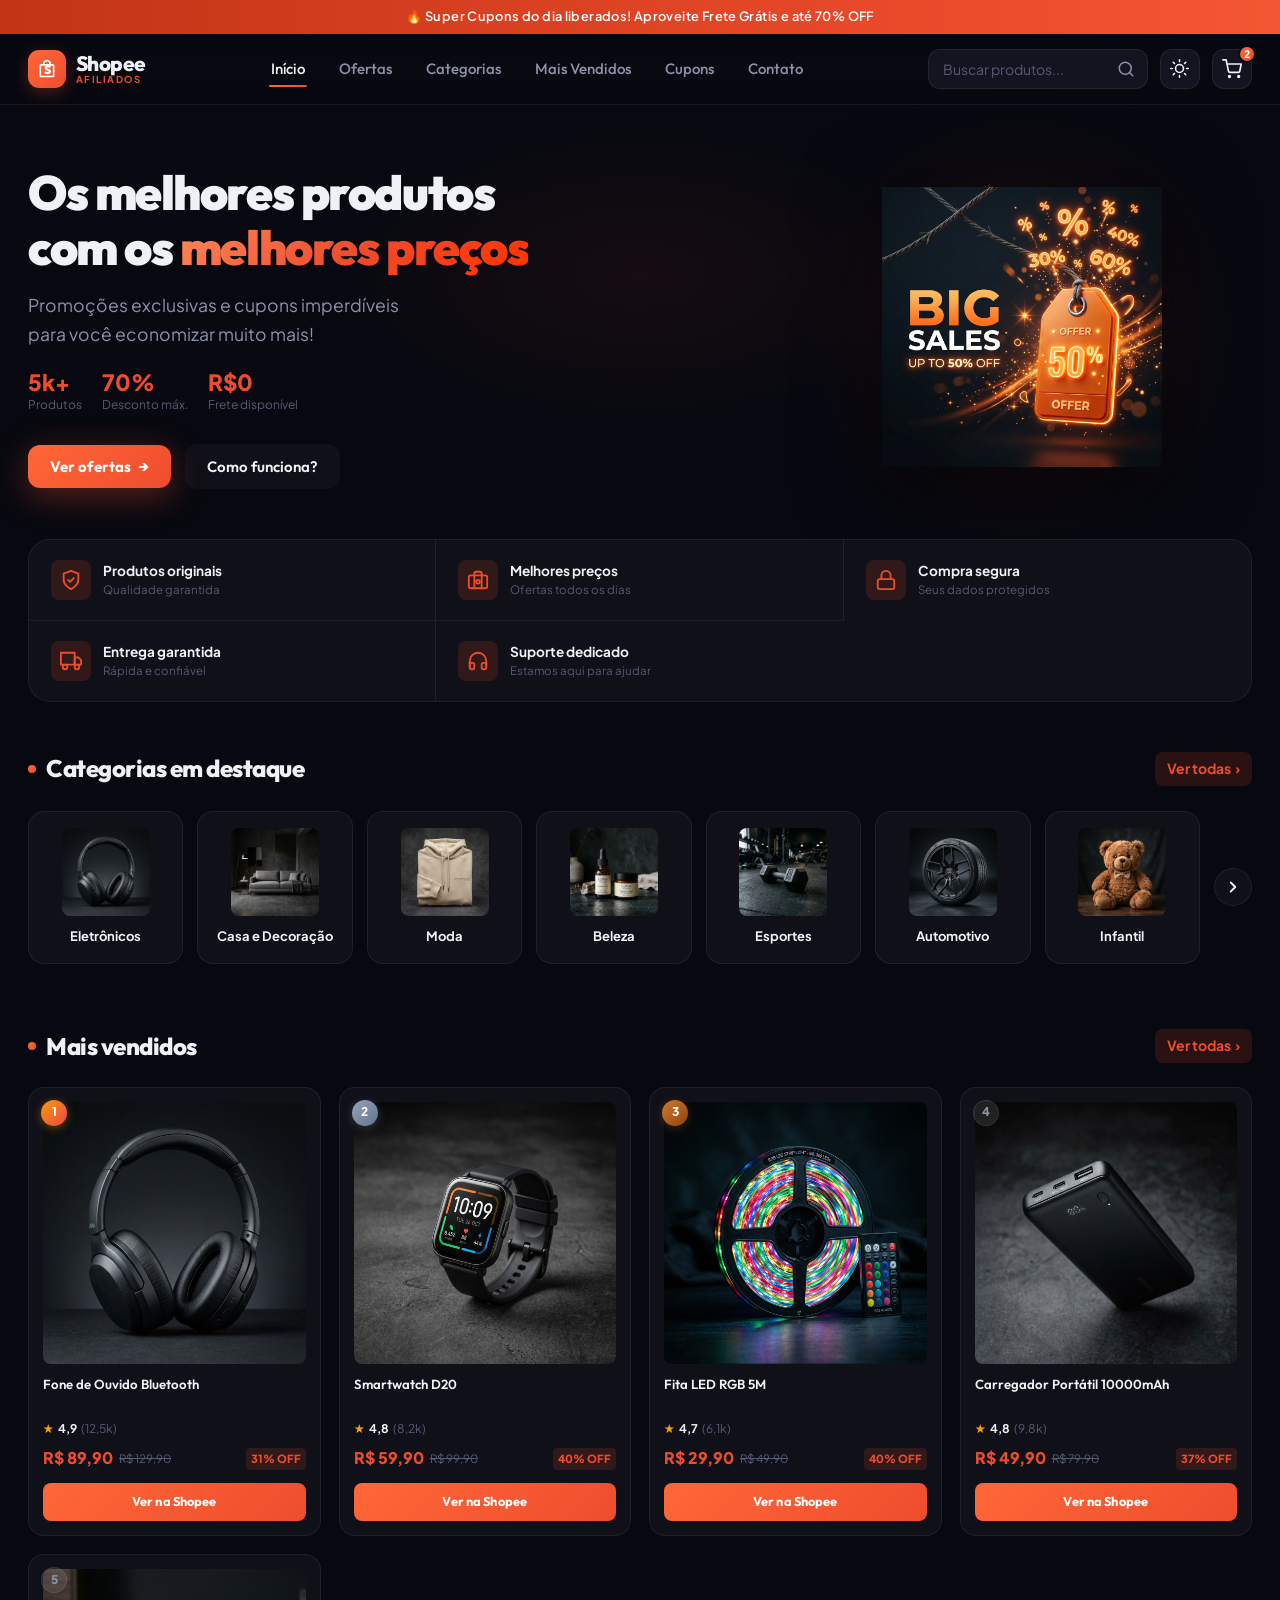
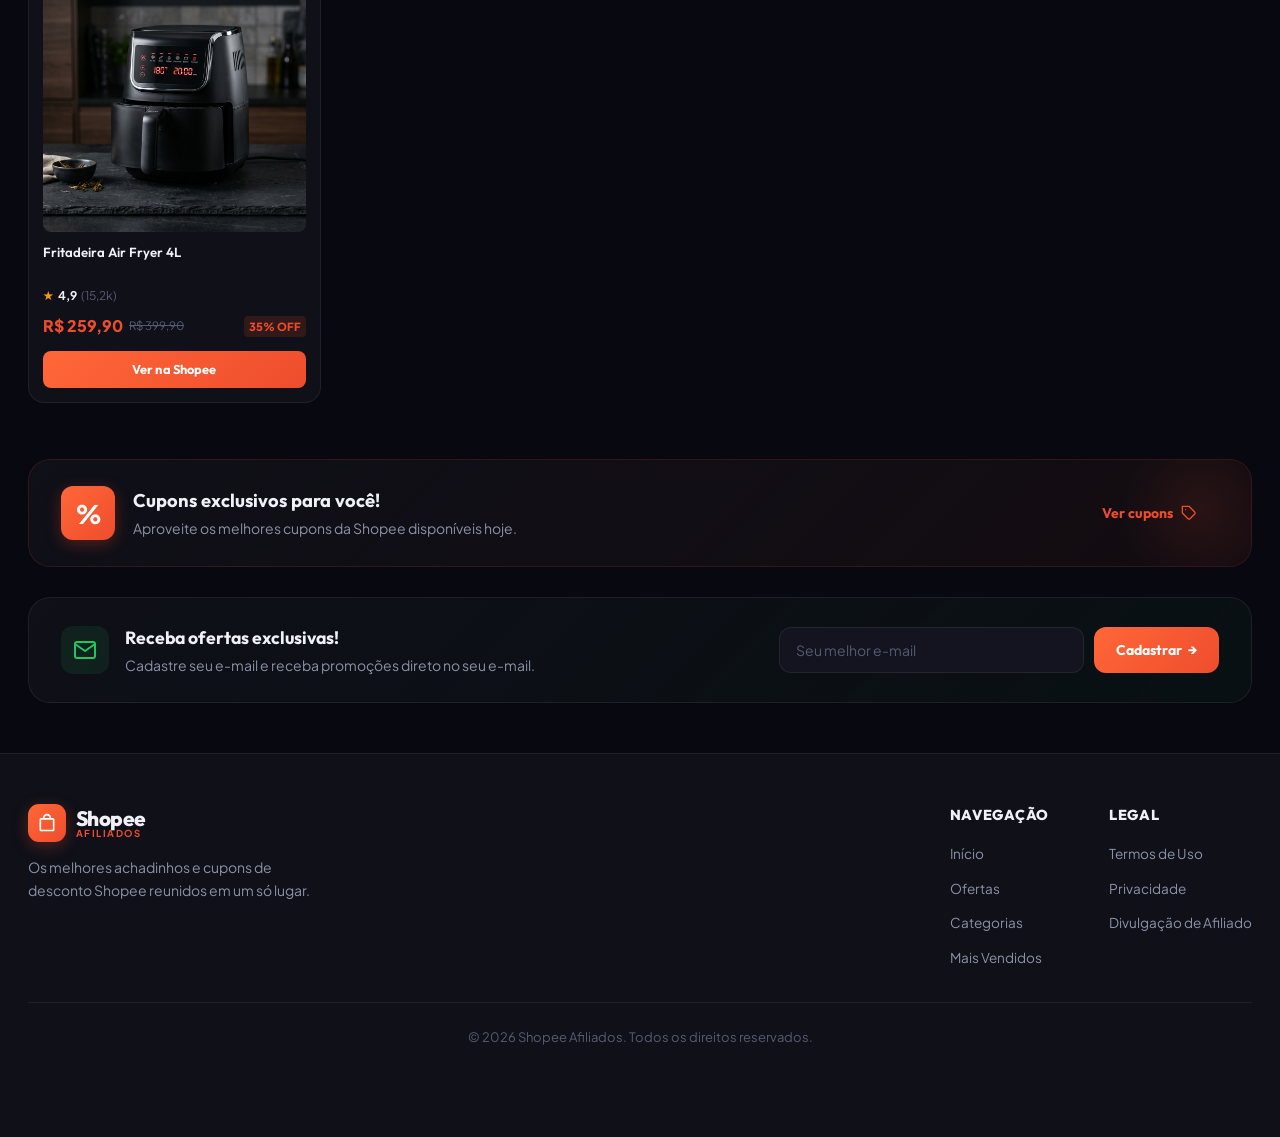
<file: index.html>
<!DOCTYPE html>
<html lang="pt-BR">
<head>
  <meta charset="UTF-8">
  <meta name="viewport" content="width=device-width, initial-scale=1.0">
  <title>Shopee Afiliados | Os melhores produtos com os melhores preços</title>
  <meta name="description" content="Promoções exclusivas e cupons imperdíveis para você economizar muito mais!">
  
  <!-- Favicon -->
  <link rel="icon" href="data:image/svg+xml,<svg xmlns='http://www.w3.org/2000/svg' viewBox='0 0 24 24' fill='%23ee4d2d'><path d='M19 6h-2c0-2.76-2.24-5-5-5S7 3.24 7 6H5c-1.1 0-2 .9-2 2v12c0 1.1.9 2 2 2h14c1.1 0 2-.9 2-2V8c0-1.1-.9-2-2-2zm-7-3c1.66 0 3 1.34 3 3H9c0-1.66 1.34-3 3-3zm7 17H5V8h14v12z'/></svg>">

  <!-- Google Fonts -->
  <link rel="preconnect" href="https://fonts.googleapis.com">
  <link rel="preconnect" href="https://fonts.gstatic.com" crossorigin>
  <link href="https://fonts.googleapis.com/css2?family=Outfit:wght@400;500;600;700;800&family=Plus+Jakarta+Sans:wght@400;500;600;700&display=swap" rel="stylesheet">

  <link rel="stylesheet" href="style.css">
</head>
<body>

  <!-- Top Announcement Bar -->
  <div class="top-announcement">
    <span>🔥 Super Cupons do dia liberados! Aproveite Frete Grátis e até 70% OFF</span>
  </div>

  <!-- Header / Navbar -->
  <header class="site-header" id="mainHeader">
    <div class="header-container">
      
      <!-- Mobile Hamburger Button -->
      <button class="mobile-menu-btn" id="mobileMenuBtn" aria-label="Abrir menu">
        <svg width="24" height="24" viewBox="0 0 24 24" fill="none" stroke="currentColor" stroke-width="2" stroke-linecap="round" stroke-linejoin="round">
          <line x1="3" y1="12" x2="21" y2="12"></line>
          <line x1="3" y1="6" x2="21" y2="6"></line>
          <line x1="3" y1="18" x2="21" y2="18"></line>
        </svg>
      </button>

      <!-- Logo Shopee Afiliados -->
      <a href="index.html" class="logo">
        <div class="logo-icon">
          <svg viewBox="0 0 24 24" fill="currentColor">
            <path d="M19 6h-2c0-2.76-2.24-5-5-5S7 3.24 7 6H5c-1.1 0-2 .9-2 2v12c0 1.1.9 2 2 2h14c1.1 0 2-.9 2-2V8c0-1.1-.9-2-2-2zm-7-3c1.66 0 3 1.34 3 3H9c0-1.66 1.34-3 3-3zm7 17H5V8h14v12z"/>
          </svg>
          <span class="logo-badge-s">S</span>
        </div>
        <div class="logo-text">
          <span class="brand-name">Shopee</span>
          <span class="brand-sub">AFILIADOS</span>
        </div>
      </a>

      <!-- Desktop Navigation Menu -->
      <nav class="desktop-nav" aria-label="Navegação Principal">
        <ul>
          <li><a href="index.html" class="nav-link active">Início</a></li>
          <li><a href="ofertas.html" class="nav-link">Ofertas</a></li>
          <li><a href="categorias.html" class="nav-link">Categorias</a></li>
          <li><a href="mais-vendidos.html" class="nav-link">Mais Vendidos</a></li>
          <li><a href="ofertas.html#cupons" class="nav-link" id="navCupons">Cupons</a></li>
          <li><a href="#contato" class="nav-link">Contato</a></li>
        </ul>
      </nav>

      <!-- Search and Header Actions -->
      <div class="header-actions">
        <div class="search-box">
          <input type="text" id="searchInput" placeholder="Buscar produtos..." autocomplete="off">
          <button type="button" class="search-btn" aria-label="Pesquisar">
            <svg width="18" height="18" viewBox="0 0 24 24" fill="none" stroke="currentColor" stroke-width="2" stroke-linecap="round" stroke-linejoin="round">
              <circle cx="11" cy="11" r="8"></circle>
              <line x1="21" y1="21" x2="16.65" y2="16.65"></line>
            </svg>
          </button>
        </div>

        <button class="icon-btn theme-toggle" id="themeToggle" aria-label="Alternar tema" title="Modo Claro/Escuro">
          <svg class="sun-icon" width="19" height="19" viewBox="0 0 24 24" fill="none" stroke="currentColor" stroke-width="2" stroke-linecap="round" stroke-linejoin="round">
            <circle cx="12" cy="12" r="5"></circle>
            <line x1="12" y1="1" x2="12" y2="3"></line>
            <line x1="12" y1="21" x2="12" y2="23"></line>
            <line x1="4.22" y1="4.22" x2="5.64" y2="5.64"></line>
            <line x1="18.36" y1="18.36" x2="19.78" y2="19.78"></line>
            <line x1="1" y1="12" x2="3" y2="12"></line>
            <line x1="21" y1="12" x2="23" y2="12"></line>
            <line x1="4.22" y1="19.78" x2="5.64" y2="18.36"></line>
            <line x1="18.36" y1="5.64" x2="19.78" y2="4.22"></line>
          </svg>
        </button>

        <a href="ofertas.html" class="icon-btn cart-btn" aria-label="Carrinho" title="Minhas Ofertas">
          <svg width="20" height="20" viewBox="0 0 24 24" fill="none" stroke="currentColor" stroke-width="2" stroke-linecap="round" stroke-linejoin="round">
            <circle cx="9" cy="21" r="1"></circle>
            <circle cx="20" cy="21" r="1"></circle>
            <path d="M1 1h4l2.68 13.39a2 2 0 0 0 2 1.61h9.72a2 2 0 0 0 2-1.61L23 6H6"></path>
          </svg>
          <span class="badge">2</span>
        </a>
      </div>

    </div>
  </header>

  <!-- Mobile Drawer Menu -->
  <div class="drawer-overlay" id="drawerOverlay"></div>
  <aside class="mobile-drawer" id="mobileDrawer">
    <div class="drawer-header">
      <div class="logo">
        <div class="logo-icon">
          <svg viewBox="0 0 24 24" fill="currentColor">
            <path d="M19 6h-2c0-2.76-2.24-5-5-5S7 3.24 7 6H5c-1.1 0-2 .9-2 2v12c0 1.1.9 2 2 2h14c1.1 0 2-.9 2-2V8c0-1.1-.9-2-2-2zm-7-3c1.66 0 3 1.34 3 3H9c0-1.66 1.34-3 3-3zm7 17H5V8h14v12z"/>
          </svg>
        </div>
        <div class="logo-text">
          <span class="brand-name">Shopee</span>
          <span class="brand-sub">AFILIADOS</span>
        </div>
      </div>
      <button class="drawer-close" id="drawerClose">✕</button>
    </div>
    <ul class="drawer-nav">
      <li><a href="index.html" class="drawer-link active">🏠 Início</a></li>
      <li><a href="ofertas.html" class="drawer-link">🔥 Ofertas</a></li>
      <li><a href="categorias.html" class="drawer-link">🗂️ Categorias</a></li>
      <li><a href="mais-vendidos.html" class="drawer-link">⭐ Mais Vendidos</a></li>
      <li><a href="ofertas.html#cupons" class="drawer-link">🎟️ Cupons</a></li>
      <li><a href="#contato" class="drawer-link">✉️ Contato</a></li>
    </ul>
  </aside>

  <!-- Main Content Container -->
  <main class="main-content" id="home">

    <!-- Hero Section for Início -->
    <section class="hero-section">
      <div class="hero-container">
        
        <!-- Hero Text -->
        <div class="hero-text-content">
          <h1 class="hero-heading">
            Os melhores produtos <br>
            com os <span class="hero-highlight">melhores preços</span>
          </h1>
          <p class="hero-subtext">
            Promoções exclusivas e cupons imperdíveis <br>
            para você economizar muito mais!
          </p>
          <!-- Hero Stats -->
          <div class="hero-stats">
            <div class="hero-stat">
              <strong>5k+</strong>
              <span>Produtos</span>
            </div>
            <div class="hero-stat">
              <strong>70%</strong>
              <span>Desconto máx.</span>
            </div>
            <div class="hero-stat">
              <strong>R$0</strong>
              <span>Frete disponível</span>
            </div>
          </div>
          <div class="hero-actions">
            <a href="ofertas.html" class="btn btn-primary btn-hero-cta">
              Ver ofertas <span class="arrow">→</span>
            </a>
            <button class="btn btn-outline-hero" id="openHowItWorksBtn">
              Como funciona?
            </button>
          </div>
        </div>

        <!-- Hero Visual 3D Graphic Composition -->
        <div class="hero-visual-content">
          <div class="hero-glow"></div>
          <img src="assets/images/hero-discount-3d.png" alt="Shopee Produtos e Ofertas 3D" class="hero-3d-img">
        </div>

      </div>
    </section>

    <!-- Trust Badges Bar (5 Items Grid) -->
    <section class="trust-bar">
      <div class="trust-container">
        
        <div class="trust-card">
          <div class="trust-icon-box">
            <svg width="22" height="22" viewBox="0 0 24 24" fill="none" stroke="currentColor" stroke-width="2" stroke-linecap="round" stroke-linejoin="round">
              <path d="M12 22s8-4 8-10V5l-8-3-8 3v7c0 6 8 10 8 10z"></path>
              <polyline points="9 12 11 14 15 10"></polyline>
            </svg>
          </div>
          <div class="trust-info">
            <strong>Produtos originais</strong>
            <span>Qualidade garantida</span>
          </div>
        </div>

        <div class="trust-card">
          <div class="trust-icon-box">
            <svg width="22" height="22" viewBox="0 0 24 24" fill="none" stroke="currentColor" stroke-width="2" stroke-linecap="round" stroke-linejoin="round">
              <rect x="2" y="7" width="20" height="14" rx="2" ry="2"></rect>
              <path d="M16 21V5a2 2 0 0 0-2-2h-4a2 2 0 0 0-2 2v16"></path>
              <circle cx="12" cy="14" r="2"></circle>
            </svg>
          </div>
          <div class="trust-info">
            <strong>Melhores preços</strong>
            <span>Ofertas todos os dias</span>
          </div>
        </div>

        <div class="trust-card">
          <div class="trust-icon-box">
            <svg width="22" height="22" viewBox="0 0 24 24" fill="none" stroke="currentColor" stroke-width="2" stroke-linecap="round" stroke-linejoin="round">
              <rect x="3" y="11" width="18" height="11" rx="2" ry="2"></rect>
              <path d="M7 11V7a5 5 0 0 1 10 0v4"></path>
            </svg>
          </div>
          <div class="trust-info">
            <strong>Compra segura</strong>
            <span>Seus dados protegidos</span>
          </div>
        </div>

        <div class="trust-card">
          <div class="trust-icon-box">
            <svg width="22" height="22" viewBox="0 0 24 24" fill="none" stroke="currentColor" stroke-width="2" stroke-linecap="round" stroke-linejoin="round">
              <rect x="1" y="3" width="15" height="13"></rect>
              <polygon points="16 8 20 8 23 11 23 16 16 16 16 8"></polygon>
              <circle cx="5.5" cy="18.5" r="2.5"></circle>
              <circle cx="18.5" cy="18.5" r="2.5"></circle>
            </svg>
          </div>
          <div class="trust-info">
            <strong>Entrega garantida</strong>
            <span>Rápida e confiável</span>
          </div>
        </div>

        <div class="trust-card">
          <div class="trust-icon-box">
            <svg width="22" height="22" viewBox="0 0 24 24" fill="none" stroke="currentColor" stroke-width="2" stroke-linecap="round" stroke-linejoin="round">
              <path d="M3 18v-6a9 9 0 0 1 18 0v6"></path>
              <path d="M21 19a2 2 0 0 1-2 2h-1a2 2 0 0 1-2-2v-3a2 2 0 0 1 2-2h3zM3 19a2 2 0 0 0 2 2h1a2 2 0 0 0 2-2v-3a2 2 0 0 0-2-2H3z"></path>
            </svg>
          </div>
          <div class="trust-info">
            <strong>Suporte dedicado</strong>
            <span>Estamos aqui para ajudar</span>
          </div>
        </div>

      </div>
    </section>

    <!-- Categorias em Destaque Section -->
    <section class="section-categories" id="categorias">
      <div class="section-container">
        
        <div class="section-header-row">
          <h2 class="section-title"><span class="section-title-dot"></span>Categorias em destaque</h2>
          <a href="ofertas.html" class="see-all-link">Ver todas <span class="arrow">›</span></a>
        </div>

        <div class="categories-grid-container" id="categoriesContainer">
          
          <a href="ofertas.html" class="category-item-card" data-cat="eletronicos">
            <div class="cat-img-box">
              <img src="assets/images/cat-eletronicos.jpg" alt="Eletrônicos" loading="lazy">
            </div>
            <span class="cat-title">Eletrônicos</span>
          </a>

          <a href="ofertas.html" class="category-item-card" data-cat="casa">
            <div class="cat-img-box">
              <img src="assets/images/cat-sofa.jpg" alt="Casa e Decoração" loading="lazy">
            </div>
            <span class="cat-title">Casa e Decoração</span>
          </a>

          <a href="ofertas.html" class="category-item-card" data-cat="moda">
            <div class="cat-img-box">
              <img src="assets/images/cat-moda.jpg" alt="Moda" loading="lazy">
            </div>
            <span class="cat-title">Moda</span>
          </a>

          <a href="ofertas.html" class="category-item-card" data-cat="beleza">
            <div class="cat-img-box">
              <img src="assets/images/cat-beleza.jpg" alt="Beleza" loading="lazy">
            </div>
            <span class="cat-title">Beleza</span>
          </a>

          <a href="ofertas.html" class="category-item-card" data-cat="esportes">
            <div class="cat-img-box">
              <img src="assets/images/cat-esportes.jpg" alt="Esportes" loading="lazy">
            </div>
            <span class="cat-title">Esportes</span>
          </a>

          <a href="ofertas.html" class="category-item-card" data-cat="automotivo">
            <div class="cat-img-box">
              <img src="assets/images/cat-automotivo.jpg" alt="Automotivo" loading="lazy">
            </div>
            <span class="cat-title">Automotivo</span>
          </a>

          <a href="ofertas.html" class="category-item-card" data-cat="infantil">
            <div class="cat-img-box">
              <img src="assets/images/cat-infantil.jpg" alt="Infantil" loading="lazy">
            </div>
            <span class="cat-title">Infantil</span>
          </a>

          <button type="button" class="carousel-arrow-btn" id="catNextBtn" aria-label="Rolar categorias">
            <svg width="18" height="18" viewBox="0 0 24 24" fill="none" stroke="currentColor" stroke-width="2.5" stroke-linecap="round" stroke-linejoin="round">
              <polyline points="9 18 15 12 9 6"></polyline>
            </svg>
          </button>

        </div>

      </div>
    </section>

    <!-- Mais Vendidos Section -->
    <section class="section-bestsellers" id="mais-vendidos">
      <div class="section-container">
        
        <div class="section-header-row">
          <h2 class="section-title"><span class="section-title-dot"></span>Mais vendidos</h2>
          <a href="ofertas.html" class="see-all-link">Ver todas <span class="arrow">›</span></a>
        </div>

        <div class="bestsellers-grid">
          
          <!-- Rank Item 1 -->
          <div class="bestseller-card">
            <div class="rank-number rank-1">1</div>
            <div class="bestseller-thumb">
              <img src="assets/images/prod-fone.jpg" alt="Fone de Ouvido Bluetooth" loading="lazy">
            </div>
            <div class="bestseller-info">
              <h3 class="bestseller-title">Fone de Ouvido Bluetooth</h3>
              <div class="bestseller-rating">
                <span class="star">★</span>
                <span class="rate">4,9</span>
                <span class="count">(12,5k)</span>
              </div>
              <div class="bestseller-pricing">
                <span class="curr">R$ 89,90</span>
                <span class="old">R$ 129,90</span>
                <span class="disc-tag">31% OFF</span>
              </div>
              <a href="https://shopee.com.br?aff_id=1836460594" target="_blank" rel="noopener noreferrer" class="btn btn-shopee btn-card-action">
                Ver na Shopee
              </a>
            </div>
          </div>

          <!-- Rank Item 2 -->
          <div class="bestseller-card">
            <div class="rank-number rank-2">2</div>
            <div class="bestseller-thumb">
              <img src="assets/images/prod-smartwatch.jpg" alt="Smartwatch D20" loading="lazy">
            </div>
            <div class="bestseller-info">
              <h3 class="bestseller-title">Smartwatch D20</h3>
              <div class="bestseller-rating">
                <span class="star">★</span>
                <span class="rate">4,8</span>
                <span class="count">(8,2k)</span>
              </div>
              <div class="bestseller-pricing">
                <span class="curr">R$ 59,90</span>
                <span class="old">R$ 99,90</span>
                <span class="disc-tag">40% OFF</span>
              </div>
              <a href="https://shopee.com.br?aff_id=1836460594" target="_blank" rel="noopener noreferrer" class="btn btn-shopee btn-card-action">
                Ver na Shopee
              </a>
            </div>
          </div>

          <!-- Rank Item 3 -->
          <div class="bestseller-card">
            <div class="rank-number rank-3">3</div>
            <div class="bestseller-thumb">
              <img src="assets/images/prod-fita-led.jpg" alt="Fita LED RGB 5M" loading="lazy">
            </div>
            <div class="bestseller-info">
              <h3 class="bestseller-title">Fita LED RGB 5M</h3>
              <div class="bestseller-rating">
                <span class="star">★</span>
                <span class="rate">4,7</span>
                <span class="count">(6,1k)</span>
              </div>
              <div class="bestseller-pricing">
                <span class="curr">R$ 29,90</span>
                <span class="old">R$ 49,90</span>
                <span class="disc-tag">40% OFF</span>
              </div>
              <a href="https://shopee.com.br?aff_id=1836460594" target="_blank" rel="noopener noreferrer" class="btn btn-shopee btn-card-action">
                Ver na Shopee
              </a>
            </div>
          </div>

          <!-- Rank Item 4 -->
          <div class="bestseller-card">
            <div class="rank-number rank-default">4</div>
            <div class="bestseller-thumb">
              <img src="assets/images/prod-carregador.jpg" alt="Carregador Portátil 10000mAh" loading="lazy">
            </div>
            <div class="bestseller-info">
              <h3 class="bestseller-title">Carregador Portátil 10000mAh</h3>
              <div class="bestseller-rating">
                <span class="star">★</span>
                <span class="rate">4,8</span>
                <span class="count">(9,8k)</span>
              </div>
              <div class="bestseller-pricing">
                <span class="curr">R$ 49,90</span>
                <span class="old">R$ 79,90</span>
                <span class="disc-tag">37% OFF</span>
              </div>
              <a href="https://shopee.com.br?aff_id=1836460594" target="_blank" rel="noopener noreferrer" class="btn btn-shopee btn-card-action">
                Ver na Shopee
              </a>
            </div>
          </div>

          <!-- Rank Item 5 -->
          <div class="bestseller-card">
            <div class="rank-number rank-default">5</div>
            <div class="bestseller-thumb">
              <img src="assets/images/prod-airfryer.jpg" alt="Fritadeira Air Fryer 4L" loading="lazy">
            </div>
            <div class="bestseller-info">
              <h3 class="bestseller-title">Fritadeira Air Fryer 4L</h3>
              <div class="bestseller-rating">
                <span class="star">★</span>
                <span class="rate">4,9</span>
                <span class="count">(15,2k)</span>
              </div>
              <div class="bestseller-pricing">
                <span class="curr">R$ 259,90</span>
                <span class="old">R$ 399,90</span>
                <span class="disc-tag">35% OFF</span>
              </div>
              <a href="https://shopee.com.br?aff_id=1836460594" target="_blank" rel="noopener noreferrer" class="btn btn-shopee btn-card-action">
                Ver na Shopee
              </a>
            </div>
          </div>

        </div>

      </div>
    </section>

    <!-- Coupons Banner Section -->
    <section class="section-coupons" id="cupons">
      <div class="section-container">
        <div class="coupon-banner-card">
          <div class="coupon-banner-left">
            <div class="coupon-badge-icon">%</div>
            <div class="coupon-banner-text">
              <h3>Cupons exclusivos para você!</h3>
              <p>Aproveite os melhores cupons da Shopee disponíveis hoje.</p>
            </div>
          </div>
          <div class="coupon-banner-right">
            <button class="btn btn-outline-coupon" id="viewCouponsBtn">
              Ver cupons
              <svg width="16" height="16" viewBox="0 0 24 24" fill="none" stroke="currentColor" stroke-width="2" stroke-linecap="round" stroke-linejoin="round">
                <path d="M20.59 13.41l-7.17 7.17a2 2 0 0 1-2.83 0L2 12V2h10l8.59 8.59a2 2 0 0 1 0 2.82z"></path>
                <line x1="7" y1="7" x2="7.01" y2="7"></line>
              </svg>
            </button>
          </div>
        </div>
      </div>
    </section>

    <!-- Newsletter Section -->
    <section class="section-newsletter" id="contato">
      <div class="section-container">
        <div class="newsletter-card">
          <div class="newsletter-left">
            <div class="mail-icon-box">
              <svg width="24" height="24" viewBox="0 0 24 24" fill="none" stroke="currentColor" stroke-width="2" stroke-linecap="round" stroke-linejoin="round">
                <path d="M4 4h16c1.1 0 2 .9 2 2v12c0 1.1-.9 2-2 2H4c-1.1 0-2-.9-2-2V6c0-1.1.9-2 2-2z"></path>
                <polyline points="22,6 12,13 2,6"></polyline>
              </svg>
            </div>
            <div class="newsletter-info">
              <h3>Receba ofertas exclusivas!</h3>
              <p>Cadastre seu e-mail e receba promoções direto no seu e-mail.</p>
            </div>
          </div>
          <form class="newsletter-form" id="newsletterForm">
            <input type="email" id="emailInput" placeholder="Seu melhor e-mail" required>
            <button type="submit" class="btn btn-primary btn-submit">
              Cadastrar <span class="arrow">→</span>
            </button>
          </form>
        </div>
      </div>
    </section>

  </main>

  <!-- Mobile Bottom Navigation Bar -->
  <nav class="mobile-bottom-nav">
    <a href="index.html" class="mobile-nav-tab active">
      <svg width="20" height="20" viewBox="0 0 24 24" fill="currentColor">
        <path d="M10 20v-6h4v6h5v-8h3L12 3 2 12h3v8z"/>
      </svg>
      <span>Início</span>
    </a>
    <a href="ofertas.html" class="mobile-nav-tab">
      <svg width="20" height="20" viewBox="0 0 24 24" fill="currentColor">
        <path d="M13.5 0.67s0.4 1.92-1.5 3.92c-1.6 1.6-1.5 3.3-0.1 4.7 1.8 1.8 4.3 0.2 4.3 0.2s0.8 1.4-0.4 3.1c-1.2 1.7-3.4 2.4-5.3 1.4-2.4-1.2-3.1-3.9-1.9-6.3 1.2-2.4 4.9-7 4.9-7zm-4.7 10.3c0.4 0.6 0.9 1.1 1.5 1.5-1.9 1.5-3.3 3.6-3.8 6-0.6 2.7 0.2 5.5 2 7.5 1.9 2 4.6 3 7.4 2.7 3.3-0.4 6.1-2.6 7.3-5.7 1.2-3.1 0.5-6.6-1.7-9-0.8-0.9-1.8-1.5-2.9-1.9 0.2 0.7 0.2 1.4 0.1 2.1-0.2 1.5-1.1 2.8-2.4 3.5-1.3 0.7-2.9 0.7-4.2 0-1.3-0.7-2.2-1.9-2.4-3.4-0.1-0.7-0.1-1.4 0.1-2.1-0.4-0.4-0.7-0.8-1-1.2z"/>
      </svg>
      <span>Ofertas</span>
    </a>
    <a href="#categorias" class="mobile-nav-tab">
      <svg width="20" height="20" viewBox="0 0 24 24" fill="currentColor">
        <path d="M4 11h6a1 1 0 0 0 1-1V4a1 1 0 0 0-1-1H4a1 1 0 0 0-1 1v6a1 1 0 0 0 1 1zm10 0h6a1 1 0 0 0 1-1V4a1 1 0 0 0-1-1h-6a1 1 0 0 0-1 1v6a1 1 0 0 0 1 1zM4 21h6a1 1 0 0 0 1-1v-6a1 1 0 0 0-1-1H4a1 1 0 0 0-1 1v6a1 1 0 0 0 1 1zm10 0h6a1 1 0 0 0 1-1v-6a1 1 0 0 0-1-1h-6a1 1 0 0 0-1 1v6a1 1 0 0 0 1 1z"/>
      </svg>
      <span>Categorias</span>
    </a>
    <a href="#cupons" class="mobile-nav-tab">
      <svg width="20" height="20" viewBox="0 0 24 24" fill="currentColor">
        <path d="M2.5 19h19a1.5 1.5 0 0 0 1.5-1.5v-11A1.5 1.5 0 0 0 21.5 5h-19A1.5 1.5 0 0 0 1 6.5v11A1.5 1.5 0 0 0 2.5 19zM9 8h6v2H9V8zm0 4h6v2H9v-2z"/>
      </svg>
      <span>Cupons</span>
    </a>
    <a href="dashboard.html" class="mobile-nav-tab">
      <svg width="20" height="20" viewBox="0 0 24 24" fill="currentColor">
        <path d="M12 12c2.21 0 4-1.79 4-4s-1.79-4-4-4-4 1.79-4 4 1.79 4 4 4zm0 2c-2.67 0-8 1.34-8 4v2h16v-2c0-2.66-5.33-4-8-4z"/>
      </svg>
      <span>Conta</span>
    </a>
  </nav>

  <!-- Footer -->
  <footer class="site-footer">
    <div class="footer-container">
      <div class="footer-brand">
        <div class="logo">
          <div class="logo-icon">
            <svg viewBox="0 0 24 24" fill="currentColor">
              <path d="M19 6h-2c0-2.76-2.24-5-5-5S7 3.24 7 6H5c-1.1 0-2 .9-2 2v12c0 1.1.9 2 2 2h14c1.1 0 2-.9 2-2V8c0-1.1-.9-2-2-2zm-7-3c1.66 0 3 1.34 3 3H9c0-1.66 1.34-3 3-3zm7 17H5V8h14v12z"/>
            </svg>
          </div>
          <div class="logo-text">
            <span class="brand-name">Shopee</span>
            <span class="brand-sub">AFILIADOS</span>
          </div>
        </div>
        <p class="footer-desc">Os melhores achadinhos e cupons de desconto Shopee reunidos em um só lugar.</p>
      </div>

      <div class="footer-links">
        <div class="footer-col">
          <h4>Navegação</h4>
          <ul>
            <li><a href="index.html">Início</a></li>
            <li><a href="ofertas.html">Ofertas</a></li>
            <li><a href="categorias.html">Categorias</a></li>
            <li><a href="mais-vendidos.html">Mais Vendidos</a></li>
          </ul>
        </div>
        <div class="footer-col">
          <h4>Legal</h4>
          <ul>
            <li><a href="#">Termos de Uso</a></li>
            <li><a href="#">Privacidade</a></li>
            <li><a href="#">Divulgação de Afiliado</a></li>
          </ul>
        </div>
      </div>
    </div>
    <div class="footer-bottom">
      <p>© 2026 Shopee Afiliados. Todos os direitos reservados.</p>
    </div>
  </footer>

  <!-- Coupons Modal -->
  <div class="modal-overlay" id="couponsModal">
    <div class="modal-card">
      <div class="modal-header">
        <h3>🎟️ Cupons Shopee Liberados</h3>
        <button class="modal-close" id="closeCouponsModal">✕</button>
      </div>
      <div class="modal-body">
        <div class="coupon-item">
          <div class="coupon-code-box">FRETEGRATIS</div>
          <div class="coupon-details">
            <strong>Frete Grátis acima de R$ 19</strong>
            <span>Válido em compras no app</span>
          </div>
        </div>
        <div class="coupon-item">
          <div class="coupon-code-box">SHOPEE10</div>
          <div class="coupon-details">
            <strong>10% OFF na Primeira Compra</strong>
            <span>Válido para novos usuários</span>
          </div>
        </div>
      </div>
    </div>
  </div>

  <script src="data/products.js"></script>
  <script src="script.js"></script>
</body>
</html>
</file>
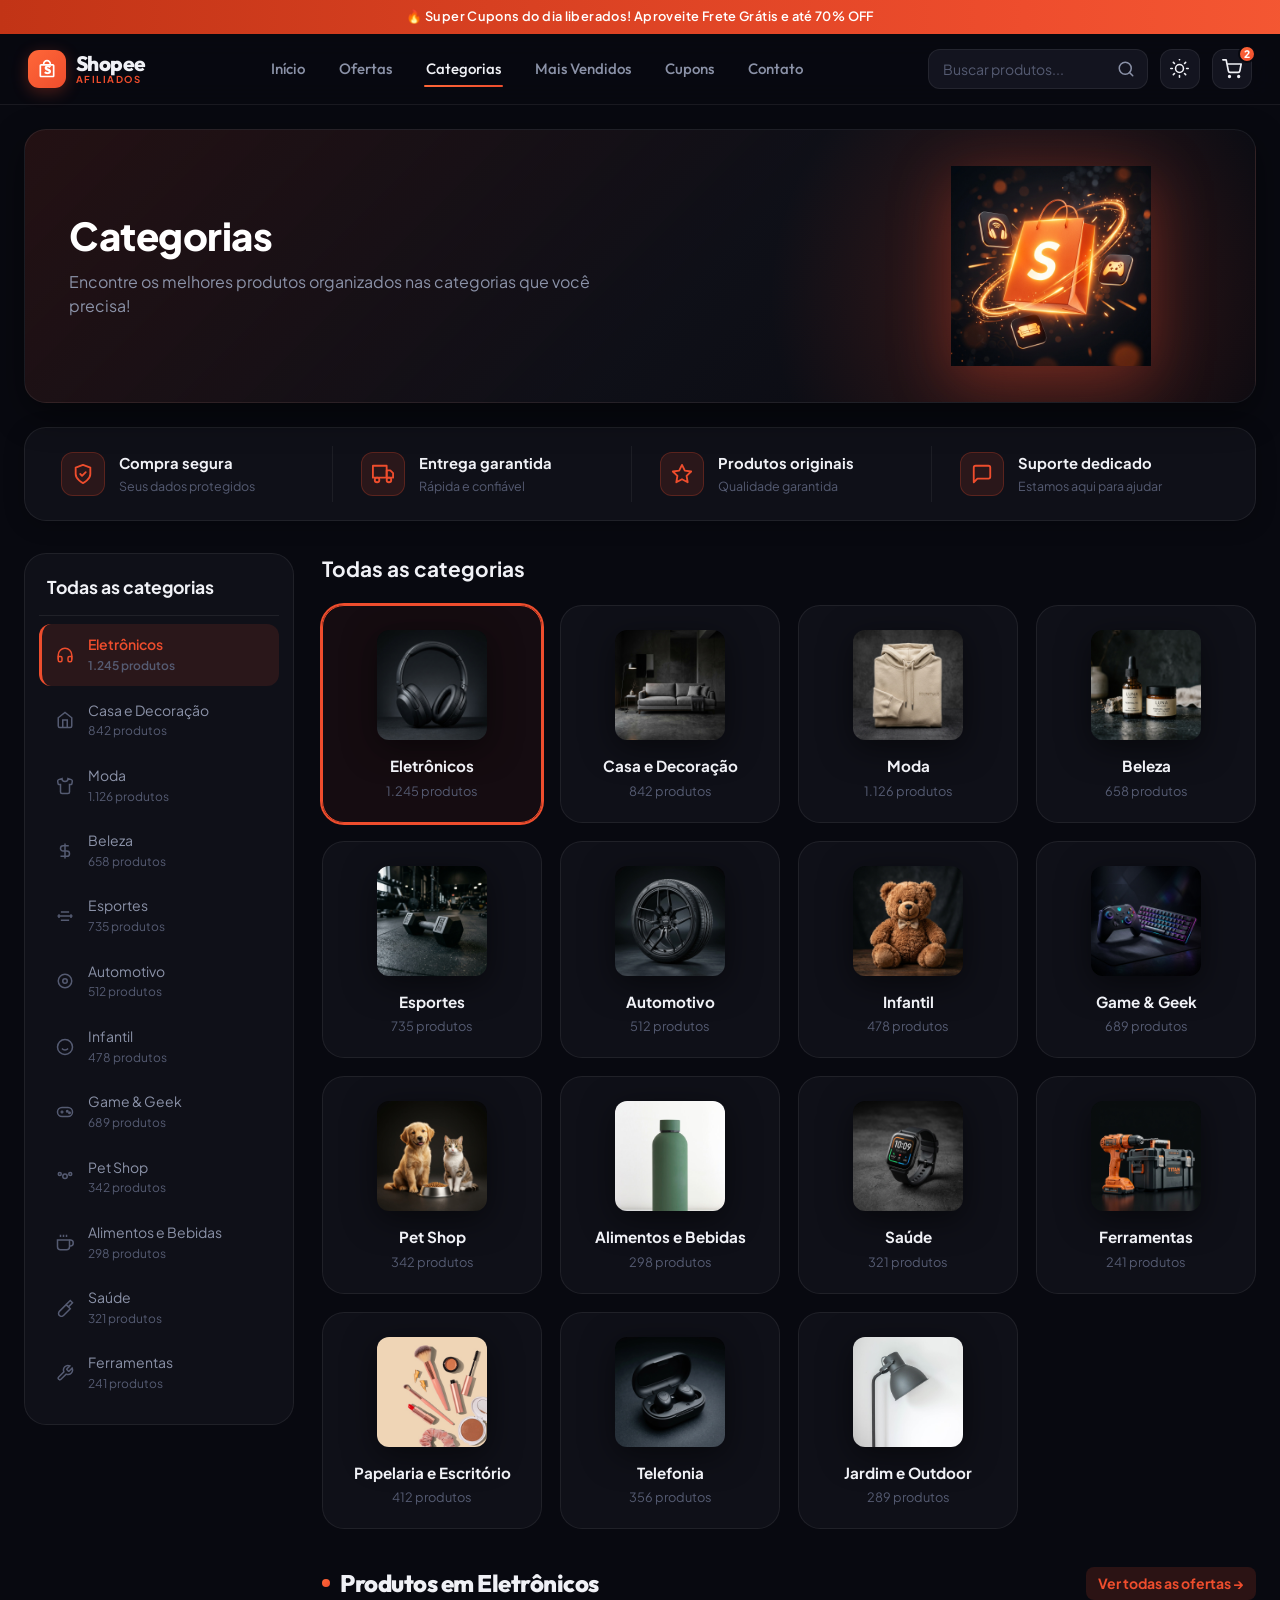
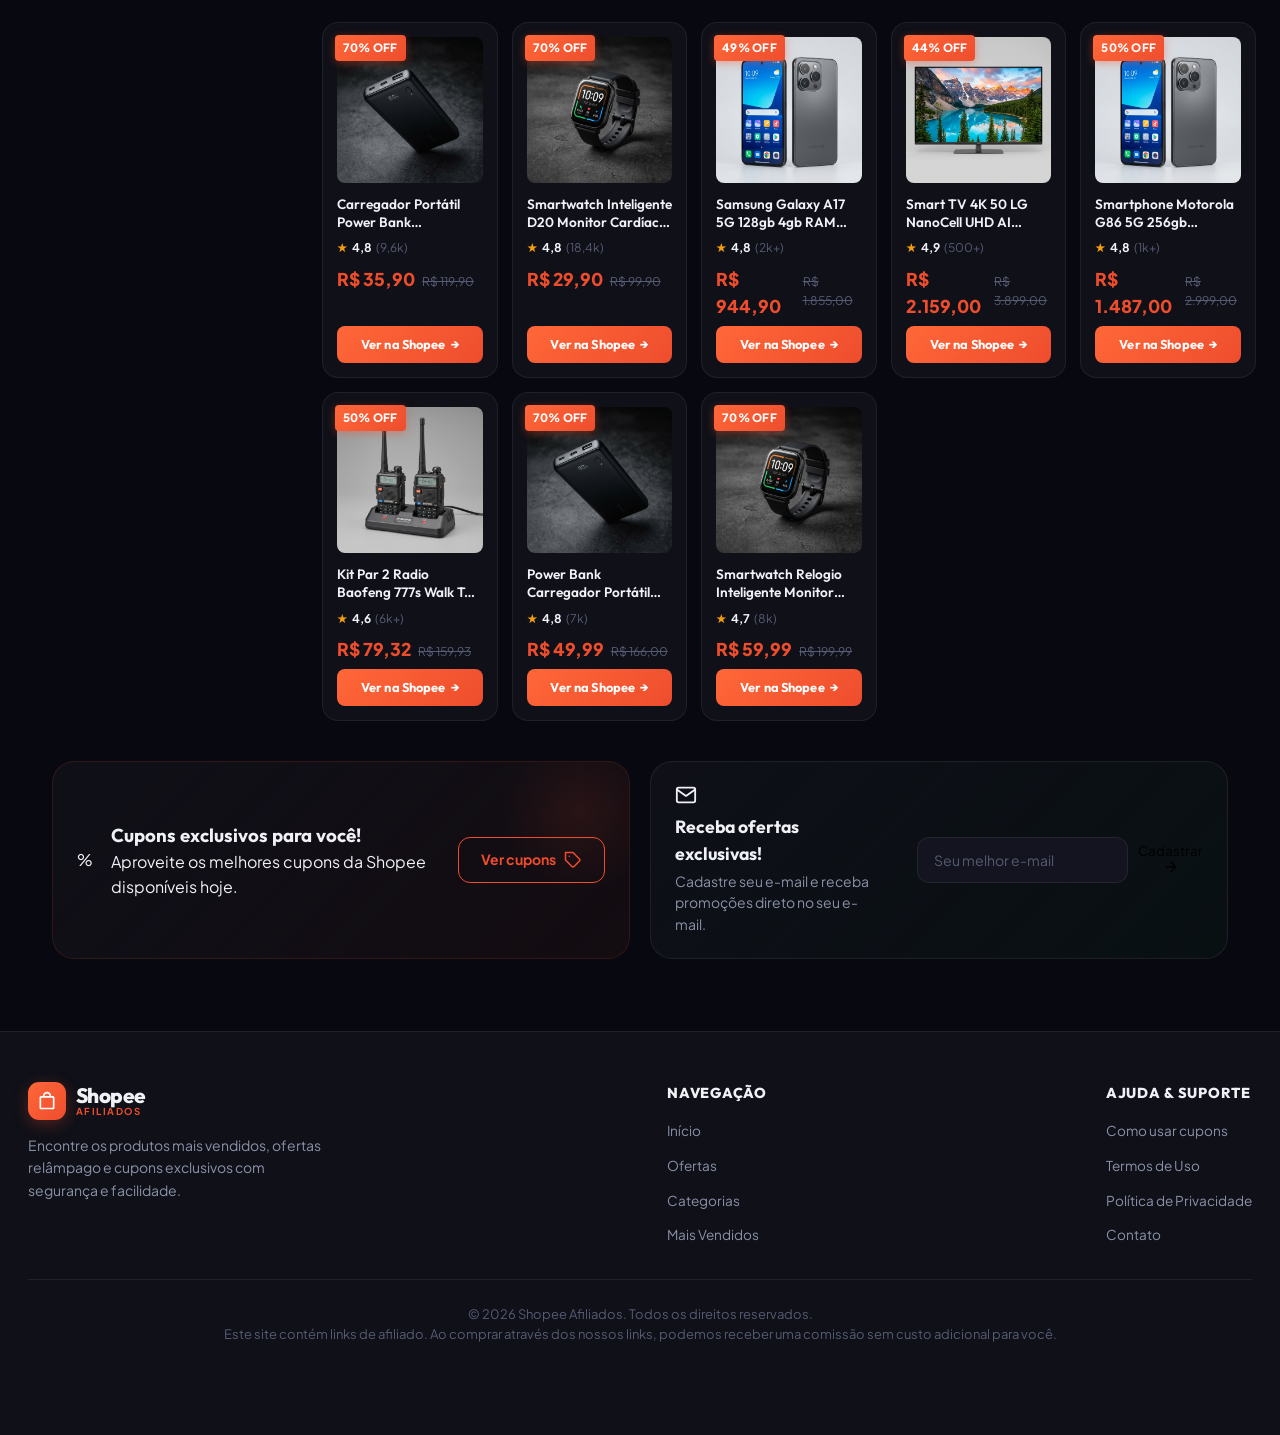
<file: categorias.html>
<!DOCTYPE html>
<html lang="pt-BR">
<head>
  <meta charset="UTF-8">
  <meta name="viewport" content="width=device-width, initial-scale=1.0">
  <title>Shopee Afiliados | Categorias de Produtos</title>
  <meta name="description" content="Encontre os melhores produtos organizados nas categorias que você precisa com descontos imperdíveis.">

  <!-- Favicon -->
  <link rel="icon" href="data:image/svg+xml,<svg xmlns='http://www.w3.org/2000/svg' viewBox='0 0 24 24' fill='%23ee4d2d'><path d='M19 6h-2c0-2.76-2.24-5-5-5S7 3.24 7 6H5c-1.1 0-2 .9-2 2v12c0 1.1.9 2 2 2h14c1.1 0 2-.9 2-2V8c0-1.1-.9-2-2-2zm-7-3c1.66 0 3 1.34 3 3H9c0-1.66 1.34-3 3-3zm7 17H5V8h14v12z'/></svg>">

  <!-- Google Fonts -->
  <link rel="preconnect" href="https://fonts.googleapis.com">
  <link rel="preconnect" href="https://fonts.gstatic.com" crossorigin>
  <link href="https://fonts.googleapis.com/css2?family=Outfit:wght@400;500;600;700;800;900&family=Plus+Jakarta+Sans:wght@400;500;600;700&display=swap" rel="stylesheet">

  <link rel="stylesheet" href="style.css">
</head>
<body>

  <!-- Top Announcement Bar -->
  <div class="top-announcement">
    <span>🔥 Super Cupons do dia liberados! Aproveite Frete Grátis e até 70% OFF</span>
  </div>

  <!-- Header / Navbar -->
  <header class="site-header" id="mainHeader">
    <div class="header-container">

      <!-- Mobile Hamburger Button -->
      <button class="mobile-menu-btn" id="mobileMenuBtn" aria-label="Abrir menu">
        <svg width="24" height="24" viewBox="0 0 24 24" fill="none" stroke="currentColor" stroke-width="2" stroke-linecap="round" stroke-linejoin="round">
          <line x1="3" y1="12" x2="21" y2="12"></line>
          <line x1="3" y1="6" x2="21" y2="6"></line>
          <line x1="3" y1="18" x2="21" y2="18"></line>
        </svg>
      </button>

      <!-- Logo -->
      <a href="index.html" class="logo">
        <div class="logo-icon">
          <svg viewBox="0 0 24 24" fill="currentColor">
            <path d="M19 6h-2c0-2.76-2.24-5-5-5S7 3.24 7 6H5c-1.1 0-2 .9-2 2v12c0 1.1.9 2 2 2h14c1.1 0 2-.9 2-2V8c0-1.1-.9-2-2-2zm-7-3c1.66 0 3 1.34 3 3H9c0-1.66 1.34-3 3-3zm7 17H5V8h14v12z"/>
          </svg>
          <span class="logo-badge-s">S</span>
        </div>
        <div class="logo-text">
          <span class="brand-name">Shopee</span>
          <span class="brand-sub">AFILIADOS</span>
        </div>
      </a>

      <!-- Desktop Navigation Menu -->
      <nav class="desktop-nav" aria-label="Navegação Principal">
        <ul>
          <li><a href="index.html" class="nav-link">Início</a></li>
          <li><a href="ofertas.html" class="nav-link">Ofertas</a></li>
          <li><a href="categorias.html" class="nav-link active">Categorias</a></li>
          <li><a href="mais-vendidos.html" class="nav-link">Mais Vendidos</a></li>
          <li><a href="ofertas.html#cupons" class="nav-link">Cupons</a></li>
          <li><a href="#contato" class="nav-link">Contato</a></li>
        </ul>
      </nav>

      <!-- Search and Header Actions -->
      <div class="header-actions">
        <div class="search-box">
          <input type="text" id="searchInput" placeholder="Buscar produtos..." autocomplete="off">
          <button type="button" class="search-btn" aria-label="Pesquisar">
            <svg width="18" height="18" viewBox="0 0 24 24" fill="none" stroke="currentColor" stroke-width="2" stroke-linecap="round" stroke-linejoin="round">
              <circle cx="11" cy="11" r="8"></circle>
              <line x1="21" y1="21" x2="16.65" y2="16.65"></line>
            </svg>
          </button>
        </div>
        <button class="icon-btn theme-toggle" id="themeToggle" aria-label="Alternar tema" title="Modo Claro/Escuro">
          <svg class="sun-icon" width="19" height="19" viewBox="0 0 24 24" fill="none" stroke="currentColor" stroke-width="2" stroke-linecap="round" stroke-linejoin="round">
            <circle cx="12" cy="12" r="5"></circle>
            <line x1="12" y1="1" x2="12"></line>
            <line x1="12" y1="21" x2="12" y2="23"></line>
            <line x1="4.22" y1="4.22" x2="5.64" y2="5.64"></line>
            <line x1="18.36" y1="18.36" x2="19.78" y2="19.78"></line>
            <line x1="1" y1="12" x2="3" y2="12"></line>
            <line x1="21" y1="12" x2="23" y2="12"></line>
            <line x1="4.22" y1="19.78" x2="5.64" y2="18.36"></line>
            <line x1="18.36" y1="5.64" x2="19.78" y2="4.22"></line>
          </svg>
        </button>
        <a href="ofertas.html" class="icon-btn cart-btn" aria-label="Carrinho" title="Minhas Ofertas">
          <svg width="20" height="20" viewBox="0 0 24 24" fill="none" stroke="currentColor" stroke-width="2" stroke-linecap="round" stroke-linejoin="round">
            <circle cx="9" cy="21" r="1"></circle>
            <circle cx="20" cy="21" r="1"></circle>
            <path d="M1 1h4l2.68 13.39a2 2 0 0 0 2 1.61h9.72a2 2 0 0 0 2-1.61L23 6H6"></path>
          </svg>
          <span class="badge">2</span>
        </a>
      </div>

    </div>
  </header>

  <!-- Mobile Drawer Menu -->
  <div class="drawer-overlay" id="drawerOverlay"></div>
  <aside class="mobile-drawer" id="mobileDrawer">
    <div class="drawer-header">
      <div class="logo">
        <div class="logo-icon">
          <svg viewBox="0 0 24 24" fill="currentColor">
            <path d="M19 6h-2c0-2.76-2.24-5-5-5S7 3.24 7 6H5c-1.1 0-2 .9-2 2v12c0 1.1.9 2 2 2h14c1.1 0 2-.9 2-2V8c0-1.1-.9-2-2-2zm-7-3c1.66 0 3 1.34 3 3H9c0-1.66 1.34-3 3-3zm7 17H5V8h14v12z"/>
          </svg>
        </div>
        <div class="logo-text">
          <span class="brand-name">Shopee</span>
          <span class="brand-sub">AFILIADOS</span>
        </div>
      </div>
      <button class="drawer-close" id="drawerClose">✕</button>
    </div>
    <ul class="drawer-nav">
      <li><a href="index.html" class="drawer-link">🏠 Início</a></li>
      <li><a href="ofertas.html" class="drawer-link">🔥 Ofertas</a></li>
      <li><a href="categorias.html" class="drawer-link active">🗂️ Categorias</a></li>
      <li><a href="mais-vendidos.html" class="drawer-link">⭐ Mais Vendidos</a></li>
      <li><a href="ofertas.html#cupons" class="drawer-link">🎟️ Cupons</a></li>
      <li><a href="#contato" class="drawer-link">✉️ Contato</a></li>
    </ul>
  </aside>

  <!-- Main Container -->
  <main class="cat-page-container">

    <!-- Hero Banner -->
    <section class="cat-hero-banner">
      <div class="cat-hero-inner">
        <div class="cat-hero-text">
          <h1 class="cat-hero-title">Categorias</h1>
          <p class="cat-hero-subtitle">Encontre os melhores produtos organizados nas categorias que você precisa!</p>
        </div>
        <div class="cat-hero-artwork">
          <img src="assets/images/categories-hero.png" alt="3D Shopee Categories Artwork" loading="lazy">
        </div>
      </div>
    </section>

    <!-- Trust Bar (4 Items matching exact screenshot model) -->
    <section class="cat-trust-bar">
      <div class="cat-trust-item">
        <div class="cat-trust-icon">
          <svg width="22" height="22" viewBox="0 0 24 24" fill="none" stroke="currentColor" stroke-width="2" stroke-linecap="round" stroke-linejoin="round">
            <path d="M12 22s8-4 8-10V5l-8-3-8 3v7c0 6 8 10 8 10z"></path>
            <polyline points="9 12 11 14 15 10"></polyline>
          </svg>
        </div>
        <div class="cat-trust-info">
          <span class="cat-trust-title">Compra segura</span>
          <span class="cat-trust-desc">Seus dados protegidos</span>
        </div>
      </div>

      <div class="cat-trust-item">
        <div class="cat-trust-icon">
          <svg width="22" height="22" viewBox="0 0 24 24" fill="none" stroke="currentColor" stroke-width="2" stroke-linecap="round" stroke-linejoin="round">
            <rect x="1" y="3" width="15" height="13"></rect>
            <polygon points="16 8 20 8 23 11 23 16 16 16 16 8"></polygon>
            <circle cx="5.5" cy="18.5" r="2.5"></circle>
            <circle cx="18.5" cy="18.5" r="2.5"></circle>
          </svg>
        </div>
        <div class="cat-trust-info">
          <span class="cat-trust-title">Entrega garantida</span>
          <span class="cat-trust-desc">Rápida e confiável</span>
        </div>
      </div>

      <div class="cat-trust-item">
        <div class="cat-trust-icon">
          <svg width="22" height="22" viewBox="0 0 24 24" fill="none" stroke="currentColor" stroke-width="2" stroke-linecap="round" stroke-linejoin="round">
            <path d="M12 2l3.09 6.26L22 9.27l-5 4.87 1.18 6.88L12 17.77l-6.18 3.25L7 14.14 2 9.27l6.91-1.01L12 2z"></path>
          </svg>
        </div>
        <div class="cat-trust-info">
          <span class="cat-trust-title">Produtos originais</span>
          <span class="cat-trust-desc">Qualidade garantida</span>
        </div>
      </div>

      <div class="cat-trust-item">
        <div class="cat-trust-icon">
          <svg width="22" height="22" viewBox="0 0 24 24" fill="none" stroke="currentColor" stroke-width="2" stroke-linecap="round" stroke-linejoin="round">
            <path d="M21 15a2 2 0 0 1-2 2H7l-4 4V5a2 2 0 0 1 2-2h14a2 2 0 0 1 2 2z"></path>
          </svg>
        </div>
        <div class="cat-trust-info">
          <span class="cat-trust-title">Suporte dedicado</span>
          <span class="cat-trust-desc">Estamos aqui para ajudar</span>
        </div>
      </div>
    </section>

    <!-- Main Layout (Sidebar + 5-Col Grid) -->
    <section class="cat-main-layout">

      <!-- Left Sidebar (Category Menu) -->
      <aside class="cat-sidebar-card">
        <div class="cat-sidebar-header">Todas as categorias</div>
        <ul class="cat-sidebar-menu" id="catSidebarMenu">
          <li class="cat-sidebar-item active" data-category="eletronicos">
            <div class="cat-sidebar-icon">
              <svg width="18" height="18" viewBox="0 0 24 24" fill="none" stroke="currentColor" stroke-width="2"><path d="M3 18v-6a9 9 0 0 1 18 0v6"></path><path d="M21 19a2 2 0 0 1-2 2h-1a2 2 0 0 1-2-2v-3a2 2 0 0 1 2-2h3zM3 19a2 2 0 0 0 2 2h1a2 2 0 0 0 2-2v-3a2 2 0 0 0-2-2H3z"></path></svg>
            </div>
            <div class="cat-sidebar-text">
              <span class="cat-sidebar-name">Eletrônicos</span>
              <span class="cat-sidebar-count">1.245 produtos</span>
            </div>
          </li>
          <li class="cat-sidebar-item" data-category="casa">
            <div class="cat-sidebar-icon">
              <svg width="18" height="18" viewBox="0 0 24 24" fill="none" stroke="currentColor" stroke-width="2"><path d="M3 9l9-7 9 7v11a2 2 0 0 1-2 2H5a2 2 0 0 1-2-2z"></path><polyline points="9 22 9 12 15 12 15 22"></polyline></svg>
            </div>
            <div class="cat-sidebar-text">
              <span class="cat-sidebar-name">Casa e Decoração</span>
              <span class="cat-sidebar-count">842 produtos</span>
            </div>
          </li>
          <li class="cat-sidebar-item" data-category="moda">
            <div class="cat-sidebar-icon">
              <svg width="18" height="18" viewBox="0 0 24 24" fill="none" stroke="currentColor" stroke-width="2"><path d="M20.38 3.46L16 2a4 4 0 0 1-8 0L3.62 3.46a2 2 0 0 0-1.34 2.23l.58 3.47a1 1 0 0 0 .99.84H6v10a2 2 0 0 0 2 2h8a2 2 0 0 0 2-2V10h2.15a1 1 0 0 0 .99-.84l.58-3.47a2 2 0 0 0-1.34-2.23z"></path></svg>
            </div>
            <div class="cat-sidebar-text">
              <span class="cat-sidebar-name">Moda</span>
              <span class="cat-sidebar-count">1.126 produtos</span>
            </div>
          </li>
          <li class="cat-sidebar-item" data-category="beleza">
            <div class="cat-sidebar-icon">
              <svg width="18" height="18" viewBox="0 0 24 24" fill="none" stroke="currentColor" stroke-width="2"><path d="M12 2v20M17 5H9.5a3.5 3.5 0 0 0 0 7h5a3.5 3.5 0 0 1 0 7H6"></path></svg>
            </div>
            <div class="cat-sidebar-text">
              <span class="cat-sidebar-name">Beleza</span>
              <span class="cat-sidebar-count">658 produtos</span>
            </div>
          </li>
          <li class="cat-sidebar-item" data-category="esportes">
            <div class="cat-sidebar-icon">
              <svg width="18" height="18" viewBox="0 0 24 24" fill="none" stroke="currentColor" stroke-width="2"><path d="M6.5 6.5h11M6.5 17.5h11M4 9.5v5M20 9.5v5M2 12h20"></path></svg>
            </div>
            <div class="cat-sidebar-text">
              <span class="cat-sidebar-name">Esportes</span>
              <span class="cat-sidebar-count">735 produtos</span>
            </div>
          </li>
          <li class="cat-sidebar-item" data-category="automotivo">
            <div class="cat-sidebar-icon">
              <svg width="18" height="18" viewBox="0 0 24 24" fill="none" stroke="currentColor" stroke-width="2"><circle cx="12" cy="12" r="9"></circle><circle cx="12" cy="12" r="3"></circle></svg>
            </div>
            <div class="cat-sidebar-text">
              <span class="cat-sidebar-name">Automotivo</span>
              <span class="cat-sidebar-count">512 produtos</span>
            </div>
          </li>
          <li class="cat-sidebar-item" data-category="infantil">
            <div class="cat-sidebar-icon">
              <svg width="18" height="18" viewBox="0 0 24 24" fill="none" stroke="currentColor" stroke-width="2"><circle cx="12" cy="12" r="10"></circle><path d="M8 14s1.5 2 4 2 4-2 4-2"></path><line x1="9" y1="9" x2="9.01" y2="9"></line><line x1="15" y1="9" x2="15.01" y2="9"></line></svg>
            </div>
            <div class="cat-sidebar-text">
              <span class="cat-sidebar-name">Infantil</span>
              <span class="cat-sidebar-count">478 produtos</span>
            </div>
          </li>
          <li class="cat-sidebar-item" data-category="game">
            <div class="cat-sidebar-icon">
              <svg width="18" height="18" viewBox="0 0 24 24" fill="none" stroke="currentColor" stroke-width="2"><rect x="2" y="6" width="20" height="12" rx="6"></rect><line x1="6" y1="12" x2="10" y2="12"></line><line x1="8" y1="10" x2="8" y2="14"></line><circle cx="15" cy="11" r="1"></circle><circle cx="18" cy="13" r="1"></circle></svg>
            </div>
            <div class="cat-sidebar-text">
              <span class="cat-sidebar-name">Game & Geek</span>
              <span class="cat-sidebar-count">689 produtos</span>
            </div>
          </li>
          <li class="cat-sidebar-item" data-category="pet">
            <div class="cat-sidebar-icon">
              <svg width="18" height="18" viewBox="0 0 24 24" fill="none" stroke="currentColor" stroke-width="2"><path d="M12 14a3 3 0 1 0 0-6 3 3 0 0 0 0 6z"></path><path d="M19 10a2 2 0 1 0 0-4 2 2 0 0 0 0 4z"></path><path d="M5 10a2 2 0 1 0 0-4 2 2 0 0 0 0 4z"></path></svg>
            </div>
            <div class="cat-sidebar-text">
              <span class="cat-sidebar-name">Pet Shop</span>
              <span class="cat-sidebar-count">342 produtos</span>
            </div>
          </li>
          <li class="cat-sidebar-item" data-category="alimentos">
            <div class="cat-sidebar-icon">
              <svg width="18" height="18" viewBox="0 0 24 24" fill="none" stroke="currentColor" stroke-width="2"><path d="M18 8h1a4 4 0 0 1 0 8h-1"></path><path d="M2 8h16v9a4 4 0 0 1-4 4H6a4 4 0 0 1-4-4V8z"></path><line x1="6" y1="1" x2="6" y2="4"></line><line x1="10" y1="1" x2="10" y2="4"></line><line x1="14" y1="1" x2="14" y2="4"></line></svg>
            </div>
            <div class="cat-sidebar-text">
              <span class="cat-sidebar-name">Alimentos e Bebidas</span>
              <span class="cat-sidebar-count">298 produtos</span>
            </div>
          </li>
          <li class="cat-sidebar-item" data-category="saude">
            <div class="cat-sidebar-icon">
              <svg width="18" height="18" viewBox="0 0 24 24" fill="none" stroke="currentColor" stroke-width="2"><path d="M4.5 16.5c-1.5 1.5-1.5 4 0 5.5s4 1.5 5.5 0L19 13l-5.5-5.5L4.5 16.5z"></path><path d="M13.5 7.5L19 2l3 3-5.5 5.5"></path></svg>
            </div>
            <div class="cat-sidebar-text">
              <span class="cat-sidebar-name">Saúde</span>
              <span class="cat-sidebar-count">321 produtos</span>
            </div>
          </li>
          <li class="cat-sidebar-item" data-category="ferramentas">
            <div class="cat-sidebar-icon">
              <svg width="18" height="18" viewBox="0 0 24 24" fill="none" stroke="currentColor" stroke-width="2"><path d="M14.7 6.3a1 1 0 0 0 0 1.4l1.6 1.6a1 1 0 0 0 1.4 0l3.77-3.77a6 6 0 0 1-7.94 7.94l-6.91 6.91a2.12 2.12 0 0 1-3-3l6.91-6.91a6 6 0 0 1 7.94-7.94l-3.76 3.76z"></path></svg>
            </div>
            <div class="cat-sidebar-text">
              <span class="cat-sidebar-name">Ferramentas</span>
              <span class="cat-sidebar-count">241 produtos</span>
            </div>
          </li>
        </ul>
      </aside>

      <!-- Right Main Content Area -->
      <div class="cat-main-content">
        <div class="cat-content-header">
          <span id="catSectionTitle">Todas as categorias</span>
        </div>

        <!-- Category Grid (15 Cards matching model screenshot) -->
        <div class="cat-grid-5" id="catFeaturedGrid">

          <!-- 1. Eletrônicos -->
          <div class="cat-featured-card active" data-category="eletronicos">
            <div class="cat-card-img-box">
              <img src="assets/images/cat-eletronicos.jpg" alt="Eletrônicos">
            </div>
            <span class="cat-card-name">Eletrônicos</span>
            <span class="cat-card-product-count">1.245 produtos</span>
          </div>

          <!-- 2. Casa e Decoração -->
          <div class="cat-featured-card" data-category="casa">
            <div class="cat-card-img-box">
              <img src="assets/images/cat-sofa.jpg" alt="Casa e Decoração">
            </div>
            <span class="cat-card-name">Casa e Decoração</span>
            <span class="cat-card-product-count">842 produtos</span>
          </div>

          <!-- 3. Moda -->
          <div class="cat-featured-card" data-category="moda">
            <div class="cat-card-img-box">
              <img src="assets/images/cat-moda.jpg" alt="Moda">
            </div>
            <span class="cat-card-name">Moda</span>
            <span class="cat-card-product-count">1.126 produtos</span>
          </div>

          <!-- 4. Beleza -->
          <div class="cat-featured-card" data-category="beleza">
            <div class="cat-card-img-box">
              <img src="assets/images/cat-beleza.jpg" alt="Beleza">
            </div>
            <span class="cat-card-name">Beleza</span>
            <span class="cat-card-product-count">658 produtos</span>
          </div>

          <!-- 5. Esportes -->
          <div class="cat-featured-card" data-category="esportes">
            <div class="cat-card-img-box">
              <img src="assets/images/cat-esportes.jpg" alt="Esportes">
            </div>
            <span class="cat-card-name">Esportes</span>
            <span class="cat-card-product-count">735 produtos</span>
          </div>

          <!-- 6. Automotivo -->
          <div class="cat-featured-card" data-category="automotivo">
            <div class="cat-card-img-box">
              <img src="assets/images/cat-automotivo.jpg" alt="Automotivo">
            </div>
            <span class="cat-card-name">Automotivo</span>
            <span class="cat-card-product-count">512 produtos</span>
          </div>

          <!-- 7. Infantil -->
          <div class="cat-featured-card" data-category="infantil">
            <div class="cat-card-img-box">
              <img src="assets/images/cat-infantil.jpg" alt="Infantil">
            </div>
            <span class="cat-card-name">Infantil</span>
            <span class="cat-card-product-count">478 produtos</span>
          </div>

          <!-- 8. Game & Geek -->
          <div class="cat-featured-card" data-category="game">
            <div class="cat-card-img-box">
              <img src="assets/images/cat-gamegeek.png" alt="Game & Geek">
            </div>
            <span class="cat-card-name">Game & Geek</span>
            <span class="cat-card-product-count">689 produtos</span>
          </div>

          <!-- 9. Pet Shop -->
          <div class="cat-featured-card" data-category="pet">
            <div class="cat-card-img-box">
              <img src="assets/images/cat-petshop.png" alt="Pet Shop">
            </div>
            <span class="cat-card-name">Pet Shop</span>
            <span class="cat-card-product-count">342 produtos</span>
          </div>

          <!-- 10. Alimentos e Bebidas -->
          <div class="cat-featured-card" data-category="alimentos">
            <div class="cat-card-img-box">
              <img src="assets/images/prod-garrafa.jpg" alt="Alimentos e Bebidas">
            </div>
            <span class="cat-card-name">Alimentos e Bebidas</span>
            <span class="cat-card-product-count">298 produtos</span>
          </div>

          <!-- 11. Saúde -->
          <div class="cat-featured-card" data-category="saude">
            <div class="cat-card-img-box">
              <img src="assets/images/prod-smartwatch.jpg" alt="Saúde">
            </div>
            <span class="cat-card-name">Saúde</span>
            <span class="cat-card-product-count">321 produtos</span>
          </div>

          <!-- 12. Ferramentas -->
          <div class="cat-featured-card" data-category="ferramentas">
            <div class="cat-card-img-box">
              <img src="assets/images/cat-ferramentas.png" alt="Ferramentas">
            </div>
            <span class="cat-card-name">Ferramentas</span>
            <span class="cat-card-product-count">241 produtos</span>
          </div>

          <!-- 13. Papelaria e Escritório -->
          <div class="cat-featured-card" data-category="papelaria">
            <div class="cat-card-img-box">
              <img src="assets/images/prod-pinceis.jpg" alt="Papelaria e Escritório">
            </div>
            <span class="cat-card-name">Papelaria e Escritório</span>
            <span class="cat-card-product-count">412 produtos</span>
          </div>

          <!-- 14. Telefonia -->
          <div class="cat-featured-card" data-category="telefonia">
            <div class="cat-card-img-box">
              <img src="assets/images/prod-fone-tws.png" alt="Telefonia">
            </div>
            <span class="cat-card-name">Telefonia</span>
            <span class="cat-card-product-count">356 produtos</span>
          </div>

          <!-- 15. Jardim e Outdoor -->
          <div class="cat-featured-card" data-category="jardim">
            <div class="cat-card-img-box">
              <img src="assets/images/prod-luminaria.jpg" alt="Jardim e Outdoor">
            </div>
            <span class="cat-card-name">Jardim e Outdoor</span>
            <span class="cat-card-product-count">289 produtos</span>
          </div>

        </div>

        <!-- Category Filtered Products Grid -->
        <div class="cat-products-container" id="catProductsSection">
          <div class="cat-content-header" style="margin-top: 36px;">
            <h2 class="section-title" id="catActiveTitle">
              <span class="section-title-dot"></span>Produtos em Destaque
            </h2>
            <a href="ofertas.html" class="see-all-link">Ver todas as ofertas →</a>
          </div>
          <div class="products-grid-6" id="categoryProductsGrid">
            <!-- Rendered dynamically by script.js -->
          </div>
        </div>

      </div>
    </section>

    <!-- Bottom Row (Cupons + Newsletter side-by-side matching reference design model) -->
    <section class="offers-bottom-row">
      <div class="offers-bottom-inner">

        <!-- Cupons Card -->
        <div class="coupon-banner-card">
          <div class="coupon-banner-left">
            <div class="coupon-icon-glow">
              <span>%</span>
            </div>
            <div class="coupon-banner-info">
              <h3>Cupons exclusivos para você!</h3>
              <p>Aproveite os melhores cupons da Shopee disponíveis hoje.</p>
            </div>
          </div>
          <a href="ofertas.html#cupons" class="btn-outline-coupon">
            <span>Ver cupons</span>
            <svg width="18" height="18" viewBox="0 0 24 24" fill="none" stroke="currentColor" stroke-width="2" stroke-linecap="round" stroke-linejoin="round">
              <path d="M20.59 13.41l-7.17 7.17a2 2 0 0 1-2.83 0L2 12V2h10l8.59 8.59a2 2 0 0 1 0 2.82z"></path>
              <line x1="7" y1="7" x2="7.01" y2="7"></line>
            </svg>
          </a>
        </div>

        <!-- Newsletter Card -->
        <div class="newsletter-card">
          <div class="newsletter-info">
            <div class="news-icon-box">
              <svg width="22" height="22" viewBox="0 0 24 24" fill="none" stroke="currentColor" stroke-width="2" stroke-linecap="round" stroke-linejoin="round">
                <path d="M4 4h16c1.1 0 2 .9 2 2v12c0 1.1-.9 2-2 2H4c-1.1 0-2-.9-2-2V6c0-1.1.9-2 2-2z"></path>
                <polyline points="22,6 12,13 2,6"></polyline>
              </svg>
            </div>
            <div class="news-text">
              <h3>Receba ofertas exclusivas!</h3>
              <p>Cadastre seu e-mail e receba promoções direto no seu e-mail.</p>
            </div>
          </div>
          <form class="newsletter-form" onsubmit="event.preventDefault(); if(window.showToast) window.showToast('E-mail cadastrado com sucesso! 🎉', 'success');">
            <input type="email" placeholder="Seu melhor e-mail" required>
            <button type="submit" class="btn-submit-news">
              <span>Cadastrar</span>
              <svg width="16" height="16" viewBox="0 0 24 24" fill="none" stroke="currentColor" stroke-width="2" stroke-linecap="round" stroke-linejoin="round">
                <line x1="5" y1="12" x2="19" y2="12"></line>
                <polyline points="12 5 19 12 12 19"></polyline>
              </svg>
            </button>
          </form>
        </div>

      </div>
    </section>

  </main>

  <!-- Footer -->
  <footer class="site-footer">
    <div class="footer-container">
      <div class="footer-brand">
        <div class="logo">
          <div class="logo-icon">
            <svg viewBox="0 0 24 24" fill="currentColor">
              <path d="M19 6h-2c0-2.76-2.24-5-5-5S7 3.24 7 6H5c-1.1 0-2 .9-2 2v12c0 1.1.9 2 2 2h14c1.1 0 2-.9 2-2V8c0-1.1-.9-2-2-2zm-7-3c1.66 0 3 1.34 3 3H9c0-1.66 1.34-3 3-3zm7 17H5V8h14v12z"/>
            </svg>
          </div>
          <div class="logo-text">
            <span class="brand-name">Shopee</span>
            <span class="brand-sub">AFILIADOS</span>
          </div>
        </div>
        <p class="footer-desc">Encontre os produtos mais vendidos, ofertas relâmpago e cupons exclusivos com segurança e facilidade.</p>
      </div>

      <div class="footer-col">
        <h4 class="footer-title">Navegação</h4>
        <ul class="footer-links">
          <li><a href="index.html">Início</a></li>
          <li><a href="ofertas.html">Ofertas</a></li>
          <li><a href="categorias.html">Categorias</a></li>
          <li><a href="mais-vendidos.html">Mais Vendidos</a></li>
        </ul>
      </div>

      <div class="footer-col">
        <h4 class="footer-title">Ajuda & Suporte</h4>
        <ul class="footer-links">
          <li><a href="ofertas.html#cupons">Como usar cupons</a></li>
          <li><a href="#">Termos de Uso</a></li>
          <li><a href="#">Política de Privacidade</a></li>
          <li><a href="#contato">Contato</a></li>
        </ul>
      </div>
    </div>

    <div class="footer-bottom">
      <div class="footer-bottom-container">
        <p>&copy; 2026 Shopee Afiliados. Todos os direitos reservados.</p>
        <p class="disclaimer">Este site contém links de afiliado. Ao comprar através dos nossos links, podemos receber uma comissão sem custo adicional para você.</p>
      </div>
    </div>
  </footer>

  <!-- Notification Toast -->
  <div id="toastContainer" class="toast-container"></div>

  <!-- Scripts -->
  <script src="data/products.js"></script>
  <script src="script.js"></script>
</body>
</html>
</file>
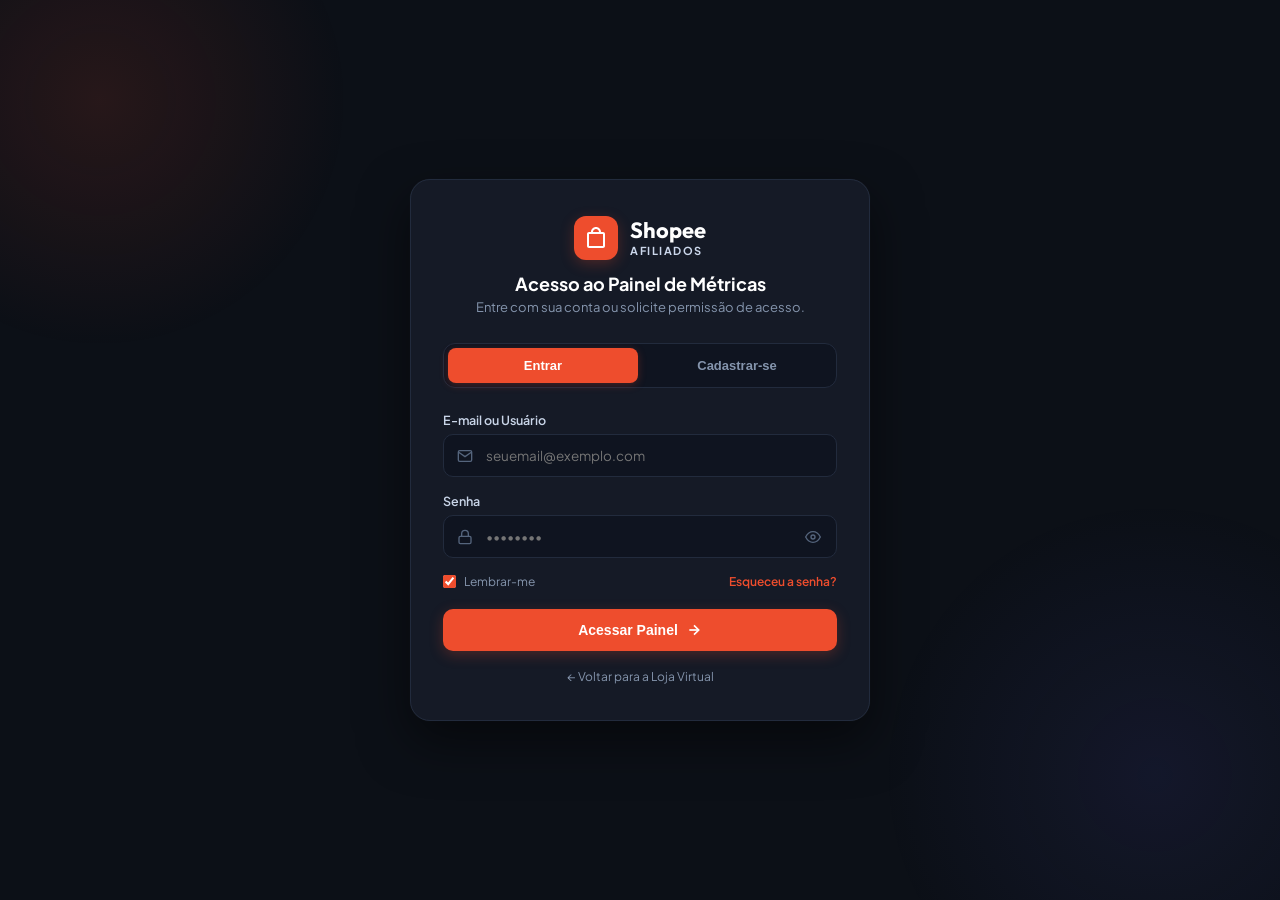
<file: login.html>
<!DOCTYPE html>
<html lang="pt-BR">
<head>
  <meta charset="UTF-8">
  <meta name="viewport" content="width=device-width, initial-scale=1.0">
  <title>Login & Cadastro | Shopee Afiliados Dashboard</title>
  <meta name="description" content="Acesse o Painel de Controle de Afiliados da Shopee. Faça login ou solicite permissão de acesso.">

  <!-- Favicon -->
  <link rel="icon" href="data:image/svg+xml,<svg xmlns='http://www.w3.org/2000/svg' viewBox='0 0 24 24' fill='%23ee4d2d'><path d='M19 6h-2c0-2.76-2.24-5-5-5S7 3.24 7 6H5c-1.1 0-2 .9-2 2v12c0 1.1.9 2 2 2h14c1.1 0 2-.9 2-2V8c0-1.1-.9-2-2-2zm-7-3c1.66 0 3 1.34 3 3H9c0-1.66 1.34-3 3-3zm7 17H5V8h14v12z'/></svg>">

  <!-- Google Fonts: Plus Jakarta Sans & Outfit -->
  <link rel="preconnect" href="https://fonts.googleapis.com">
  <link rel="preconnect" href="https://fonts.gstatic.com" crossorigin>
  <link href="https://fonts.googleapis.com/css2?family=Outfit:wght@600;700;800&family=Plus+Jakarta+Sans:wght@400;500;600;700&display=swap" rel="stylesheet">

  <link rel="stylesheet" href="login.css">
</head>
<body>

  <!-- Ambient Glow Elements -->
  <div class="bg-glow-orb-1"></div>
  <div class="bg-glow-orb-2"></div>

  <div class="auth-wrapper">
    <div class="auth-card">

      <!-- Brand Header -->
      <div class="auth-header">
        <a href="index.html" class="auth-logo">
          <div class="auth-logo-icon">
            <svg width="24" height="24" viewBox="0 0 24 24" fill="currentColor">
              <path d="M19 6h-2c0-2.76-2.24-5-5-5S7 3.24 7 6H5c-1.1 0-2 .9-2 2v12c0 1.1.9 2 2 2h14c1.1 0 2-.9 2-2V8c0-1.1-.9-2-2-2zm-7-3c1.66 0 3 1.34 3 3H9c0-1.66 1.34-3 3-3zm7 17H5V8h14v12z"/>
            </svg>
          </div>
          <div class="auth-logo-text">
            <span class="brand-title">Shopee</span>
            <span class="brand-subtitle">AFILIADOS</span>
          </div>
        </a>
        <h2 id="authCardTitle">Acesso ao Painel de Métricas</h2>
        <p id="authCardSubtitle">Entre com sua conta ou solicite permissão de acesso.</p>
      </div>

      <!-- Alert / Status Feedback Box -->
      <div class="auth-alert-box" id="authAlertBox">
        <svg width="18" height="18" viewBox="0 0 24 24" fill="none" stroke="currentColor" stroke-width="2" id="alertIcon"><circle cx="12" cy="12" r="10"/><line x1="12" y1="8" x2="12" y2="12"/><line x1="12" y1="16" x2="12.01" y2="16"/></svg>
        <span id="alertMessage"></span>
      </div>

      <!-- Tab Switcher -->
      <div class="auth-tabs">
        <button type="button" class="tab-btn active" id="tabLogin">Entrar</button>
        <button type="button" class="tab-btn" id="tabRegister">Cadastrar-se</button>
      </div>

      <!-- ================================================================
           FORM 1: LOGIN
           ================================================================ -->
      <form class="auth-form active" id="loginForm">
        <div class="form-group">
          <label for="loginEmail">E-mail ou Usuário</label>
          <div class="input-with-icon">
            <span class="input-icon">
              <svg width="16" height="16" viewBox="0 0 24 24" fill="none" stroke="currentColor" stroke-width="2"><path d="M4 4h16c1.1 0 2 .9 2 2v12c0 1.1-.9 2-2 2H4c-1.1 0-2-.9-2-2V6c0-1.1.9-2 2-2z"/><polyline points="22,6 12,13 2,6"/></svg>
            </span>
            <input type="email" id="loginEmail" class="form-control" placeholder="seuemail@exemplo.com" required autocomplete="email">
          </div>
        </div>

        <div class="form-group">
          <label for="loginPassword">Senha</label>
          <div class="input-with-icon">
            <span class="input-icon">
              <svg width="16" height="16" viewBox="0 0 24 24" fill="none" stroke="currentColor" stroke-width="2"><rect x="3" y="11" width="18" height="11" rx="2" ry="2"/><path d="M7 11V7a5 5 0 0 1 10 0v4"/></svg>
            </span>
            <input type="password" id="loginPassword" class="form-control" placeholder="••••••••" required autocomplete="current-password">
            <button type="button" class="btn-toggle-pass" id="btnTogglePass" title="Ver senha">
              <svg width="16" height="16" viewBox="0 0 24 24" fill="none" stroke="currentColor" stroke-width="2"><path d="M1 12s4-8 11-8 11 8 11 8-4 8-11 8-11-8-11-8z"/><circle cx="12" cy="12" r="3"/></svg>
            </button>
          </div>
        </div>

        <div class="form-options">
          <label class="checkbox-label">
            <input type="checkbox" id="rememberMe" checked>
            <span>Lembrar-me</span>
          </label>
          <a href="#" class="forgot-link" id="btnForgotPass">Esqueceu a senha?</a>
        </div>

        <button type="submit" class="btn-submit">
          <span>Acessar Painel</span>
          <svg width="16" height="16" viewBox="0 0 24 24" fill="none" stroke="currentColor" stroke-width="2.5"><line x1="5" y1="12" x2="19" y2="12"/><polyline points="12 5 19 12 12 19"/></svg>
        </button>
      </form>

      <!-- ================================================================
           FORM 2: CADASTRO COM SOLICITAÇÃO DE PERMISSÃO
           ================================================================ -->
      <form class="auth-form" id="registerForm">
        <div class="form-group">
          <label for="regName">Nome Completo</label>
          <div class="input-with-icon">
            <span class="input-icon">
              <svg width="16" height="16" viewBox="0 0 24 24" fill="none" stroke="currentColor" stroke-width="2"><path d="M20 21v-2a4 4 0 0 0-4-4H8a4 4 0 0 0-4 4v2"/><circle cx="12" cy="7" r="4"/></svg>
            </span>
            <input type="text" id="regName" class="form-control" placeholder="Seu nome completo" required>
          </div>
        </div>

        <div class="form-group">
          <label for="regEmail">E-mail</label>
          <div class="input-with-icon">
            <span class="input-icon">
              <svg width="16" height="16" viewBox="0 0 24 24" fill="none" stroke="currentColor" stroke-width="2"><path d="M4 4h16c1.1 0 2 .9 2 2v12c0 1.1-.9 2-2 2H4c-1.1 0-2-.9-2-2V6c0-1.1.9-2 2-2z"/><polyline points="22,6 12,13 2,6"/></svg>
            </span>
            <input type="email" id="regEmail" class="form-control" placeholder="seuemail@exemplo.com" required>
          </div>
        </div>

        <div class="form-group">
          <label for="regPassword">Criar Senha</label>
          <div class="input-with-icon">
            <span class="input-icon">
              <svg width="16" height="16" viewBox="0 0 24 24" fill="none" stroke="currentColor" stroke-width="2"><rect x="3" y="11" width="18" height="11" rx="2" ry="2"/><path d="M7 11V7a5 5 0 0 1 10 0v4"/></svg>
            </span>
            <input type="password" id="regPassword" class="form-control" placeholder="Mínimo 4 caracteres" required>
          </div>
        </div>

        <div class="form-group">
          <label for="regReason">Motivo da Solicitação de Acesso</label>
          <div class="input-with-icon">
            <span class="input-icon">
              <svg width="16" height="16" viewBox="0 0 24 24" fill="none" stroke="currentColor" stroke-width="2"><path d="M21 15a2 2 0 0 1-2 2H7l-4 4V5a2 2 0 0 1 2-2h14a2 2 0 0 1 2 2z"/></svg>
            </span>
            <input type="text" id="regReason" class="form-control" placeholder="Ex: Sou afiliado e preciso monitorar cliques e links">
          </div>
        </div>

        <!-- Permission Notice Box -->
        <div class="permission-notice-box">
          <svg width="18" height="18" viewBox="0 0 24 24" fill="none" stroke="currentColor" stroke-width="2"><path d="M12 22s8-4 8-10V5l-8-3-8 3v7c0 6 8 10 8 10z"/></svg>
          <div>
            <strong>Acesso Restrito:</strong> Todo novo cadastro entra em status <em>Pendente de Permissão</em>. O administrador do painel precisa liberar o seu acesso antes da visualização das métricas.
          </div>
        </div>

        <button type="submit" class="btn-submit">
          <span>Solicitar Cadastro e Permissão</span>
          <svg width="16" height="16" viewBox="0 0 24 24" fill="none" stroke="currentColor" stroke-width="2.5"><path d="M16 21v-2a4 4 0 0 0-4-4H5a4 4 0 0 0-4 4v2"/><circle cx="8.5" cy="7" r="4"/><line x1="20" y1="8" x2="20" y2="14"/><line x1="23" y1="11" x2="17" y2="11"/></svg>
        </button>
      </form>

      <a href="index.html" class="back-to-store">← Voltar para a Loja Virtual</a>

    </div>
  </div>

  <script src="auth.js"></script>
  <script>
    document.addEventListener('DOMContentLoaded', () => {
      // Tab Switching
      const tabLogin = document.getElementById('tabLogin');
      const tabRegister = document.getElementById('tabRegister');
      const loginForm = document.getElementById('loginForm');
      const registerForm = document.getElementById('registerForm');
      const authCardTitle = document.getElementById('authCardTitle');
      const authCardSubtitle = document.getElementById('authCardSubtitle');
      const authAlertBox = document.getElementById('authAlertBox');
      const alertMessage = document.getElementById('alertMessage');

      function showAlert(msg, type = 'error') {
        authAlertBox.className = 'auth-alert-box alert-' + type;
        alertMessage.textContent = msg;
        authAlertBox.style.display = 'flex';
      }

      function hideAlert() {
        authAlertBox.style.display = 'none';
      }

      tabLogin.addEventListener('click', () => {
        tabLogin.classList.add('active');
        tabRegister.classList.remove('active');
        loginForm.classList.add('active');
        registerForm.classList.remove('active');
        authCardTitle.textContent = 'Acesso ao Painel de Métricas';
        authCardSubtitle.textContent = 'Entre com sua conta ou solicite permissão de acesso.';
        hideAlert();
      });

      tabRegister.addEventListener('click', () => {
        tabRegister.classList.add('active');
        tabLogin.classList.remove('active');
        registerForm.classList.add('active');
        loginForm.classList.remove('active');
        authCardTitle.textContent = 'Solicitar Cadastro no Painel';
        authCardSubtitle.textContent = 'Preencha seus dados para pedir permissão ao administrador.';
        hideAlert();
      });

      // Toggle Password Visibility
      const btnTogglePass = document.getElementById('btnTogglePass');
      const loginPassword = document.getElementById('loginPassword');
      if (btnTogglePass && loginPassword) {
        btnTogglePass.addEventListener('click', () => {
          const type = loginPassword.getAttribute('type') === 'password' ? 'text' : 'password';
          loginPassword.setAttribute('type', type);
        });
      }

      // Handle Login Form Submit
      loginForm.addEventListener('submit', (e) => {
        e.preventDefault();
        hideAlert();

        const email = document.getElementById('loginEmail').value;
        const pass = document.getElementById('loginPassword').value;

        const res = window.ShopeeAuth.login(email, pass);

        if (res.success) {
          showAlert('Login realizado com sucesso! Redirecionando para o Dashboard...', 'success');
          setTimeout(() => {
            window.location.href = 'dashboard.html';
          }, 800);
        } else {
          if (res.status === 'pending') {
            showAlert('⏳ ACESSO PENDENTE: Sua conta foi cadastrada, mas ainda precisa da PERMISSÃO de um Administrador para visualizar o painel.', 'pending');
          } else if (res.status === 'rejected') {
            showAlert('❌ ACESSO RECUSADO: O administrador recusou a sua solicitação de permissão.', 'error');
          } else {
            showAlert(res.message || 'E-mail ou senha inválidos.', 'error');
          }
        }
      });

      // Handle Register Form Submit
      registerForm.addEventListener('submit', (e) => {
        e.preventDefault();
        hideAlert();

        const name = document.getElementById('regName').value;
        const email = document.getElementById('regEmail').value;
        const pass = document.getElementById('regPassword').value;
        const reason = document.getElementById('regReason').value;

        const res = window.ShopeeAuth.register(name, email, pass, reason);

        if (res.success) {
          showAlert('✅ CADASTRO REALIZADO! Sua solicitação foi enviada ao Administrador. Aguarde a liberação da permissão para acessar o painel.', 'pending');
          // Reset form fields
          registerForm.reset();
        } else {
          showAlert(res.message, 'error');
        }
      });

      const btnForgotPass = document.getElementById('btnForgotPass');
      if (btnForgotPass) {
        btnForgotPass.addEventListener('click', (e) => {
          e.preventDefault();
          showAlert('Para redefinir sua senha, solicite suporte ao administrador Pedro Henrique.', 'pending');
        });
      }

      // Check if user is already logged in
      const currentUser = window.ShopeeAuth.getCurrentUser();
      if (currentUser && currentUser.status === 'approved') {
        showAlert(`Você já está conectado como ${currentUser.name}. Redirecionando...`, 'success');
        setTimeout(() => {
          window.location.href = 'dashboard.html';
        }, 1000);
      }
    });
  </script>
</body>
</html>
</file>
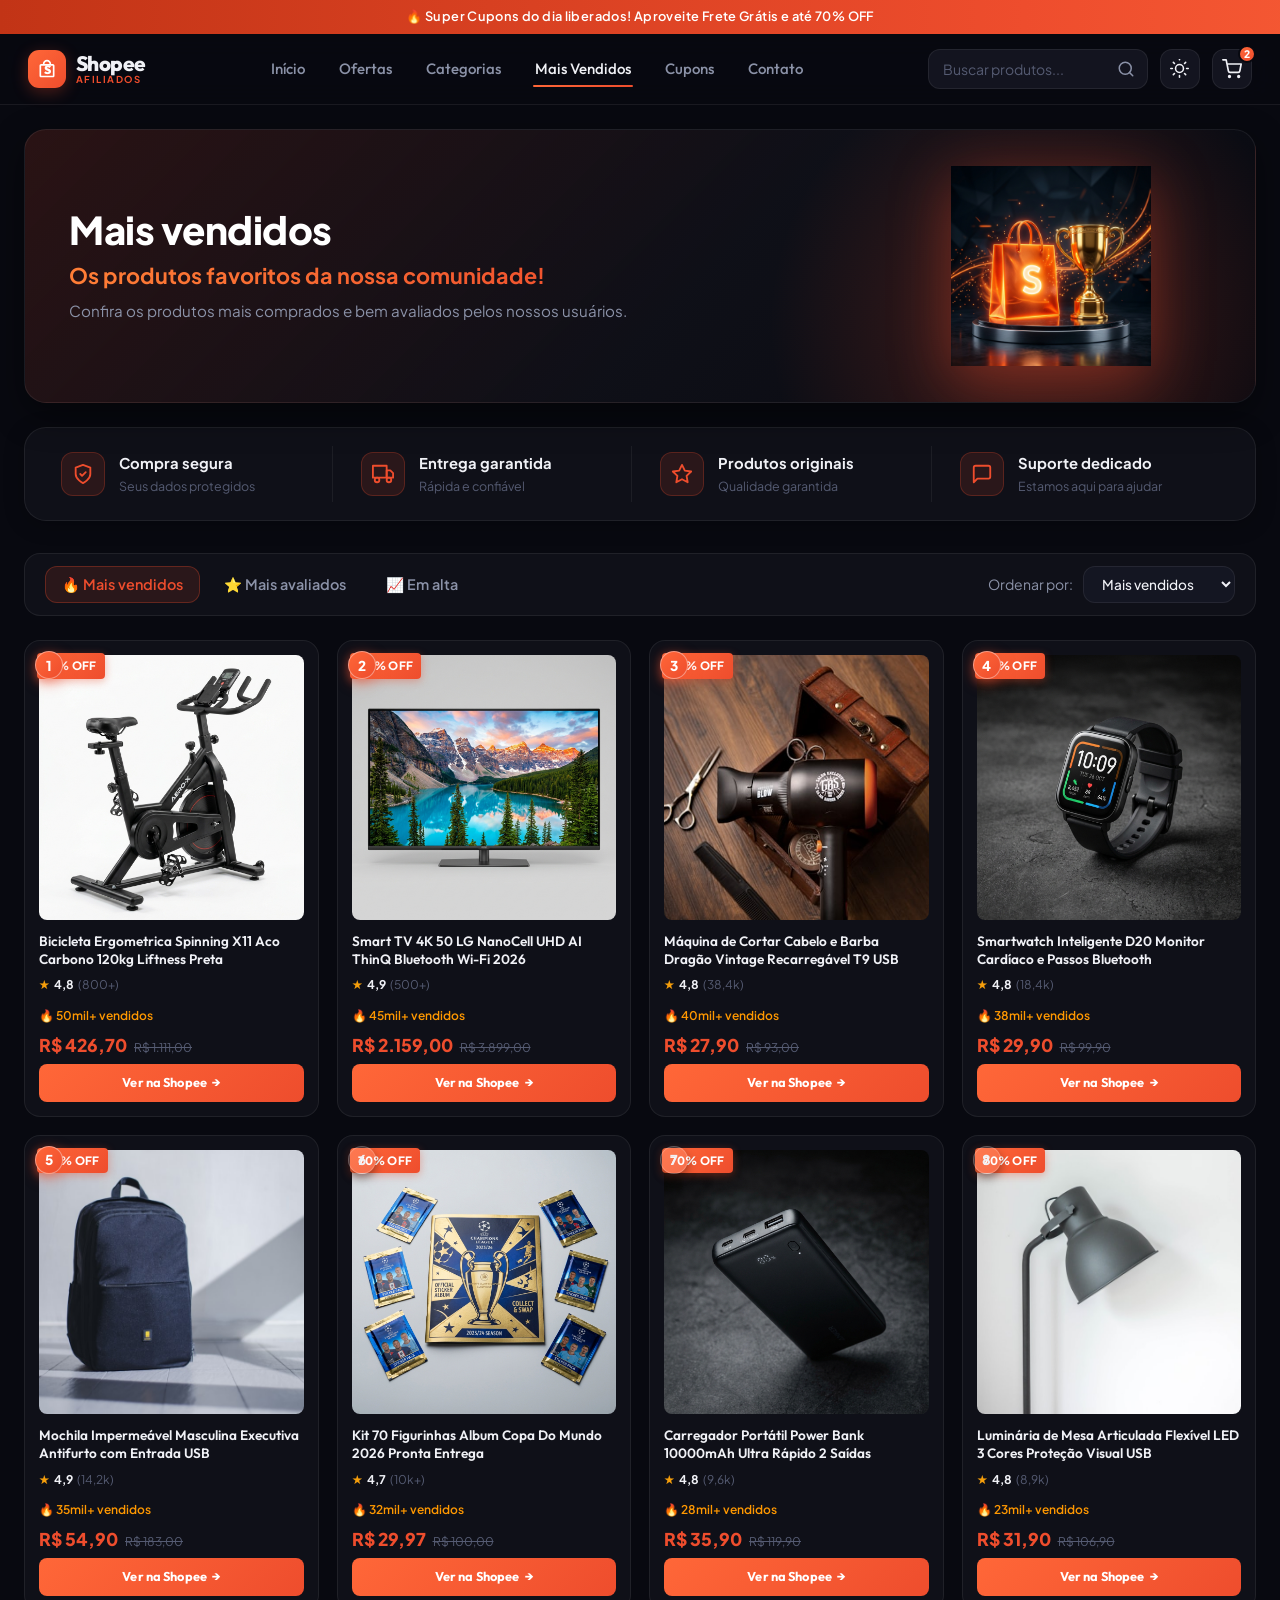
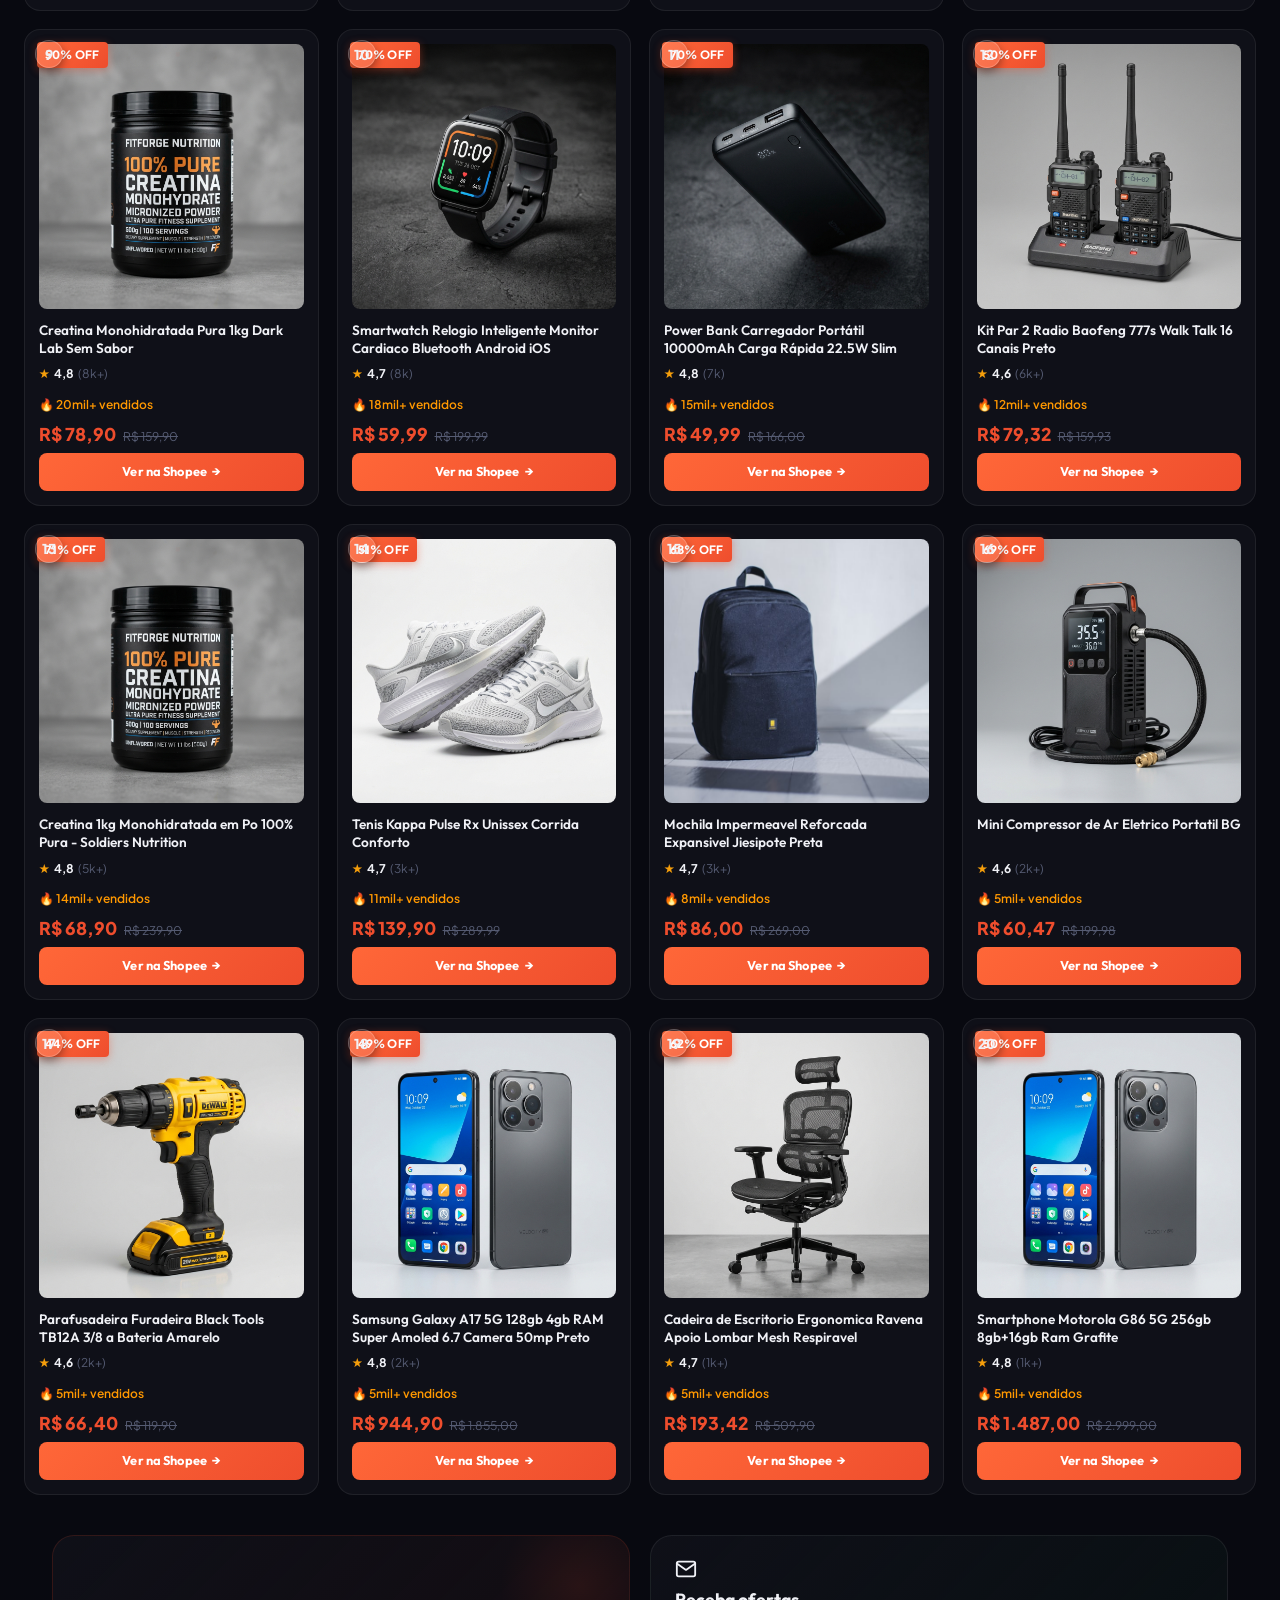
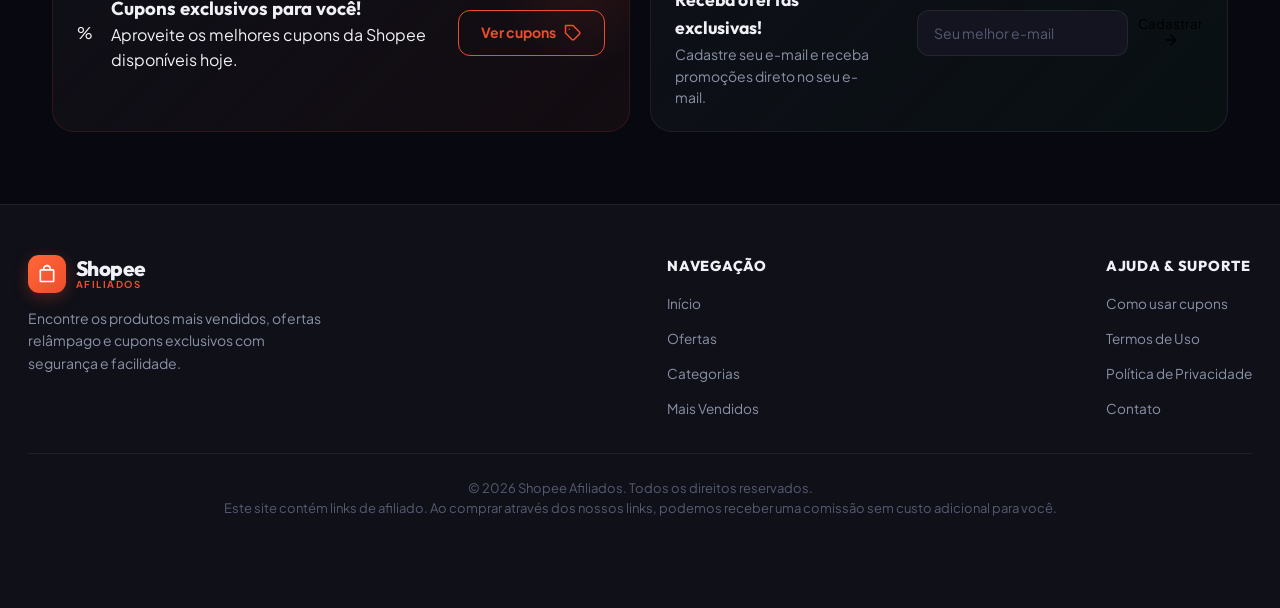
<file: mais-vendidos.html>
<!DOCTYPE html>
<html lang="pt-BR">
<head>
  <meta charset="UTF-8">
  <meta name="viewport" content="width=device-width, initial-scale=1.0">
  <title>Shopee Afiliados | Os Produtos Mais Vendidos</title>
  <meta name="description" content="Confira os produtos mais vendidos, mais comprados e favoritos da comunidade Shopee.">

  <!-- Favicon -->
  <link rel="icon" href="data:image/svg+xml,<svg xmlns='http://www.w3.org/2000/svg' viewBox='0 0 24 24' fill='%23ee4d2d'><path d='M19 6h-2c0-2.76-2.24-5-5-5S7 3.24 7 6H5c-1.1 0-2 .9-2 2v12c0 1.1.9 2 2 2h14c1.1 0 2-.9 2-2V8c0-1.1-.9-2-2-2zm-7-3c1.66 0 3 1.34 3 3H9c0-1.66 1.34-3 3-3zm7 17H5V8h14v12z'/></svg>">

  <!-- Google Fonts -->
  <link rel="preconnect" href="https://fonts.googleapis.com">
  <link rel="preconnect" href="https://fonts.gstatic.com" crossorigin>
  <link href="https://fonts.googleapis.com/css2?family=Outfit:wght@400;500;600;700;800;900&family=Plus+Jakarta+Sans:wght@400;500;600;700&display=swap" rel="stylesheet">

  <link rel="stylesheet" href="style.css">
</head>
<body>

  <!-- Top Announcement Bar -->
  <div class="top-announcement">
    <span>🔥 Super Cupons do dia liberados! Aproveite Frete Grátis e até 70% OFF</span>
  </div>

  <!-- Header / Navbar -->
  <header class="site-header" id="mainHeader">
    <div class="header-container">

      <!-- Mobile Hamburger Button -->
      <button class="mobile-menu-btn" id="mobileMenuBtn" aria-label="Abrir menu">
        <svg width="24" height="24" viewBox="0 0 24 24" fill="none" stroke="currentColor" stroke-width="2" stroke-linecap="round" stroke-linejoin="round">
          <line x1="3" y1="12" x2="21" y2="12"></line>
          <line x1="3" y1="6" x2="21" y2="6"></line>
          <line x1="3" y1="18" x2="21" y2="18"></line>
        </svg>
      </button>

      <!-- Logo -->
      <a href="index.html" class="logo">
        <div class="logo-icon">
          <svg viewBox="0 0 24 24" fill="currentColor">
            <path d="M19 6h-2c0-2.76-2.24-5-5-5S7 3.24 7 6H5c-1.1 0-2 .9-2 2v12c0 1.1.9 2 2 2h14c1.1 0 2-.9 2-2V8c0-1.1-.9-2-2-2zm-7-3c1.66 0 3 1.34 3 3H9c0-1.66 1.34-3 3-3zm7 17H5V8h14v12z"/>
          </svg>
          <span class="logo-badge-s">S</span>
        </div>
        <div class="logo-text">
          <span class="brand-name">Shopee</span>
          <span class="brand-sub">AFILIADOS</span>
        </div>
      </a>

      <!-- Desktop Navigation Menu -->
      <nav class="desktop-nav" aria-label="Navegação Principal">
        <ul>
          <li><a href="index.html" class="nav-link">Início</a></li>
          <li><a href="ofertas.html" class="nav-link">Ofertas</a></li>
          <li><a href="categorias.html" class="nav-link">Categorias</a></li>
          <li><a href="mais-vendidos.html" class="nav-link active">Mais Vendidos</a></li>
          <li><a href="ofertas.html#cupons" class="nav-link">Cupons</a></li>
          <li><a href="#contato" class="nav-link">Contato</a></li>
        </ul>
      </nav>

      <!-- Search and Header Actions -->
      <div class="header-actions">
        <div class="search-box">
          <input type="text" id="searchInput" placeholder="Buscar produtos..." autocomplete="off">
          <button type="button" class="search-btn" aria-label="Pesquisar">
            <svg width="18" height="18" viewBox="0 0 24 24" fill="none" stroke="currentColor" stroke-width="2" stroke-linecap="round" stroke-linejoin="round">
              <circle cx="11" cy="11" r="8"></circle>
              <line x1="21" y1="21" x2="16.65" y2="16.65"></line>
            </svg>
          </button>
        </div>
        <button class="icon-btn theme-toggle" id="themeToggle" aria-label="Alternar tema" title="Modo Claro/Escuro">
          <svg class="sun-icon" width="19" height="19" viewBox="0 0 24 24" fill="none" stroke="currentColor" stroke-width="2" stroke-linecap="round" stroke-linejoin="round">
            <circle cx="12" cy="12" r="5"></circle>
            <line x1="12" y1="1" x2="12"></line>
            <line x1="12" y1="21" x2="12" y2="23"></line>
            <line x1="4.22" y1="4.22" x2="5.64" y2="5.64"></line>
            <line x1="18.36" y1="18.36" x2="19.78" y2="19.78"></line>
            <line x1="1" y1="12" x2="3" y2="12"></line>
            <line x1="21" y1="12" x2="23" y2="12"></line>
            <line x1="4.22" y1="19.78" x2="5.64" y2="18.36"></line>
            <line x1="18.36" y1="5.64" x2="19.78" y2="4.22"></line>
          </svg>
        </button>
        <a href="ofertas.html" class="icon-btn cart-btn" aria-label="Carrinho" title="Minhas Ofertas">
          <svg width="20" height="20" viewBox="0 0 24 24" fill="none" stroke="currentColor" stroke-width="2" stroke-linecap="round" stroke-linejoin="round">
            <circle cx="9" cy="21" r="1"></circle>
            <circle cx="20" cy="21" r="1"></circle>
            <path d="M1 1h4l2.68 13.39a2 2 0 0 0 2 1.61h9.72a2 2 0 0 0 2-1.61L23 6H6"></path>
          </svg>
          <span class="badge">2</span>
        </a>
      </div>

    </div>
  </header>

  <!-- Mobile Drawer Menu -->
  <div class="drawer-overlay" id="drawerOverlay"></div>
  <aside class="mobile-drawer" id="mobileDrawer">
    <div class="drawer-header">
      <div class="logo">
        <div class="logo-icon">
          <svg viewBox="0 0 24 24" fill="currentColor">
            <path d="M19 6h-2c0-2.76-2.24-5-5-5S7 3.24 7 6H5c-1.1 0-2 .9-2 2v12c0 1.1.9 2 2 2h14c1.1 0 2-.9 2-2V8c0-1.1-.9-2-2-2zm-7-3c1.66 0 3 1.34 3 3H9c0-1.66 1.34-3 3-3zm7 17H5V8h14v12z"/>
          </svg>
        </div>
        <div class="logo-text">
          <span class="brand-name">Shopee</span>
          <span class="brand-sub">AFILIADOS</span>
        </div>
      </div>
      <button class="drawer-close" id="drawerClose">✕</button>
    </div>
    <ul class="drawer-nav">
      <li><a href="index.html" class="drawer-link">🏠 Início</a></li>
      <li><a href="ofertas.html" class="drawer-link">🔥 Ofertas</a></li>
      <li><a href="categorias.html" class="drawer-link">🗂️ Categorias</a></li>
      <li><a href="mais-vendidos.html" class="drawer-link active">⭐ Mais Vendidos</a></li>
      <li><a href="ofertas.html#cupons" class="drawer-link">🎟️ Cupons</a></li>
      <li><a href="#contato" class="drawer-link">✉️ Contato</a></li>
    </ul>
  </aside>

  <!-- Main Container -->
  <main class="cat-page-container">

    <!-- Hero Banner -->
    <section class="bs-hero-banner">
      <div class="bs-hero-inner">
        <div class="bs-hero-text">
          <h1 class="bs-hero-title">Mais vendidos</h1>
          <p class="bs-hero-highlight">Os produtos favoritos da nossa comunidade!</p>
          <p class="bs-hero-desc">Confira os produtos mais comprados e bem avaliados pelos nossos usuários.</p>
        </div>
        <div class="bs-hero-artwork">
          <img src="assets/images/bestsellers-hero.png" alt="3D Shopee Best Sellers Trophy Artwork" loading="lazy">
        </div>
      </div>
    </section>

    <!-- Trust Bar (4 Items) -->
    <section class="cat-trust-bar">
      <div class="cat-trust-item">
        <div class="cat-trust-icon">
          <svg width="22" height="22" viewBox="0 0 24 24" fill="none" stroke="currentColor" stroke-width="2" stroke-linecap="round" stroke-linejoin="round">
            <path d="M12 22s8-4 8-10V5l-8-3-8 3v7c0 6 8 10 8 10z"></path>
            <polyline points="9 12 11 14 15 10"></polyline>
          </svg>
        </div>
        <div class="cat-trust-info">
          <span class="cat-trust-title">Compra segura</span>
          <span class="cat-trust-desc">Seus dados protegidos</span>
        </div>
      </div>

      <div class="cat-trust-item">
        <div class="cat-trust-icon">
          <svg width="22" height="22" viewBox="0 0 24 24" fill="none" stroke="currentColor" stroke-width="2" stroke-linecap="round" stroke-linejoin="round">
            <rect x="1" y="3" width="15" height="13"></rect>
            <polygon points="16 8 20 8 23 11 23 16 16 16 16 8"></polygon>
            <circle cx="5.5" cy="18.5" r="2.5"></circle>
            <circle cx="18.5" cy="18.5" r="2.5"></circle>
          </svg>
        </div>
        <div class="cat-trust-info">
          <span class="cat-trust-title">Entrega garantida</span>
          <span class="cat-trust-desc">Rápida e confiável</span>
        </div>
      </div>

      <div class="cat-trust-item">
        <div class="cat-trust-icon">
          <svg width="22" height="22" viewBox="0 0 24 24" fill="none" stroke="currentColor" stroke-width="2" stroke-linecap="round" stroke-linejoin="round">
            <path d="M12 2l3.09 6.26L22 9.27l-5 4.87 1.18 6.88L12 17.77l-6.18 3.25L7 14.14 2 9.27l6.91-1.01L12 2z"></path>
          </svg>
        </div>
        <div class="cat-trust-info">
          <span class="cat-trust-title">Produtos originais</span>
          <span class="cat-trust-desc">Qualidade garantida</span>
        </div>
      </div>

      <div class="cat-trust-item">
        <div class="cat-trust-icon">
          <svg width="22" height="22" viewBox="0 0 24 24" fill="none" stroke="currentColor" stroke-width="2" stroke-linecap="round" stroke-linejoin="round">
            <path d="M21 15a2 2 0 0 1-2 2H7l-4 4V5a2 2 0 0 1 2-2h14a2 2 0 0 1 2 2z"></path>
          </svg>
        </div>
        <div class="cat-trust-info">
          <span class="cat-trust-title">Suporte dedicado</span>
          <span class="cat-trust-desc">Estamos aqui para ajudar</span>
        </div>
      </div>
    </section>

    <!-- Toolbar Filters -->
    <section class="bs-toolbar">
      <div class="bs-filter-tabs" id="bsTabs">
        <button type="button" class="bs-tab-btn active" data-filter="bestseller">🔥 Mais vendidos</button>
        <button type="button" class="bs-tab-btn" data-filter="toprated">⭐ Mais avaliados</button>
        <button type="button" class="bs-tab-btn" data-filter="trending">📈 Em alta</button>
      </div>
      <div class="bs-sort-group">
        <label for="bsSortSelect">Ordenar por:</label>
        <select id="bsSortSelect" class="bs-sort-select">
          <option value="bestseller">Mais vendidos</option>
          <option value="rating">Mais avaliados</option>
          <option value="discount">Maior desconto</option>
          <option value="price-asc">Menor preço</option>
          <option value="price-desc">Maior preço</option>
        </select>
      </div>
    </section>

    <!-- Best Sellers Grid (5 Columns with Ranking Badges) -->
    <section class="bs-grid-5" id="bestsellersGrid">
      <!-- Dynamically rendered by script.js -->
    </section>

    <!-- Bottom Row (Cupons + Newsletter) -->
    <section class="offers-bottom-row">
      <div class="offers-bottom-inner">

        <!-- Cupons Card -->
        <div class="coupon-banner-card">
          <div class="coupon-banner-left">
            <div class="coupon-icon-glow">
              <span>%</span>
            </div>
            <div class="coupon-banner-info">
              <h3>Cupons exclusivos para você!</h3>
              <p>Aproveite os melhores cupons da Shopee disponíveis hoje.</p>
            </div>
          </div>
          <a href="ofertas.html#cupons" class="btn-outline-coupon">
            <span>Ver cupons</span>
            <svg width="18" height="18" viewBox="0 0 24 24" fill="none" stroke="currentColor" stroke-width="2" stroke-linecap="round" stroke-linejoin="round">
              <path d="M20.59 13.41l-7.17 7.17a2 2 0 0 1-2.83 0L2 12V2h10l8.59 8.59a2 2 0 0 1 0 2.82z"></path>
              <line x1="7" y1="7" x2="7.01" y2="7"></line>
            </svg>
          </a>
        </div>

        <!-- Newsletter Card -->
        <div class="newsletter-card">
          <div class="newsletter-info">
            <div class="news-icon-box">
              <svg width="22" height="22" viewBox="0 0 24 24" fill="none" stroke="currentColor" stroke-width="2" stroke-linecap="round" stroke-linejoin="round">
                <path d="M4 4h16c1.1 0 2 .9 2 2v12c0 1.1-.9 2-2 2H4c-1.1 0-2-.9-2-2V6c0-1.1.9-2 2-2z"></path>
                <polyline points="22,6 12,13 2,6"></polyline>
              </svg>
            </div>
            <div class="news-text">
              <h3>Receba ofertas exclusivas!</h3>
              <p>Cadastre seu e-mail e receba promoções direto no seu e-mail.</p>
            </div>
          </div>
          <form class="newsletter-form" onsubmit="event.preventDefault(); if(window.showToast) window.showToast('E-mail cadastrado com sucesso! 🎉', 'success');">
            <input type="email" placeholder="Seu melhor e-mail" required>
            <button type="submit" class="btn-submit-news">
              <span>Cadastrar</span>
              <svg width="16" height="16" viewBox="0 0 24 24" fill="none" stroke="currentColor" stroke-width="2" stroke-linecap="round" stroke-linejoin="round">
                <line x1="5" y1="12" x2="19" y2="12"></line>
                <polyline points="12 5 19 12 12 19"></polyline>
              </svg>
            </button>
          </form>
        </div>

      </div>
    </section>

  </main>

  <!-- Footer -->
  <footer class="site-footer">
    <div class="footer-container">
      <div class="footer-brand">
        <div class="logo">
          <div class="logo-icon">
            <svg viewBox="0 0 24 24" fill="currentColor">
              <path d="M19 6h-2c0-2.76-2.24-5-5-5S7 3.24 7 6H5c-1.1 0-2 .9-2 2v12c0 1.1.9 2 2 2h14c1.1 0 2-.9 2-2V8c0-1.1-.9-2-2-2zm-7-3c1.66 0 3 1.34 3 3H9c0-1.66 1.34-3 3-3zm7 17H5V8h14v12z"/>
            </svg>
          </div>
          <div class="logo-text">
            <span class="brand-name">Shopee</span>
            <span class="brand-sub">AFILIADOS</span>
          </div>
        </div>
        <p class="footer-desc">Encontre os produtos mais vendidos, ofertas relâmpago e cupons exclusivos com segurança e facilidade.</p>
      </div>

      <div class="footer-col">
        <h4 class="footer-title">Navegação</h4>
        <ul class="footer-links">
          <li><a href="index.html">Início</a></li>
          <li><a href="ofertas.html">Ofertas</a></li>
          <li><a href="categorias.html">Categorias</a></li>
          <li><a href="mais-vendidos.html">Mais Vendidos</a></li>
        </ul>
      </div>

      <div class="footer-col">
        <h4 class="footer-title">Ajuda & Suporte</h4>
        <ul class="footer-links">
          <li><a href="ofertas.html#cupons">Como usar cupons</a></li>
          <li><a href="#">Termos de Uso</a></li>
          <li><a href="#">Política de Privacidade</a></li>
          <li><a href="#contato">Contato</a></li>
        </ul>
      </div>
    </div>

    <div class="footer-bottom">
      <div class="footer-bottom-container">
        <p>&copy; 2026 Shopee Afiliados. Todos os direitos reservados.</p>
        <p class="disclaimer">Este site contém links de afiliado. Ao comprar através dos nossos links, podemos receber uma comissão sem custo adicional para você.</p>
      </div>
    </div>
  </footer>

  <!-- Notification Toast -->
  <div id="toastContainer" class="toast-container"></div>

  <!-- Scripts -->
  <script src="data/products.js"></script>
  <script src="script.js"></script>
</body>
</html>
</file>
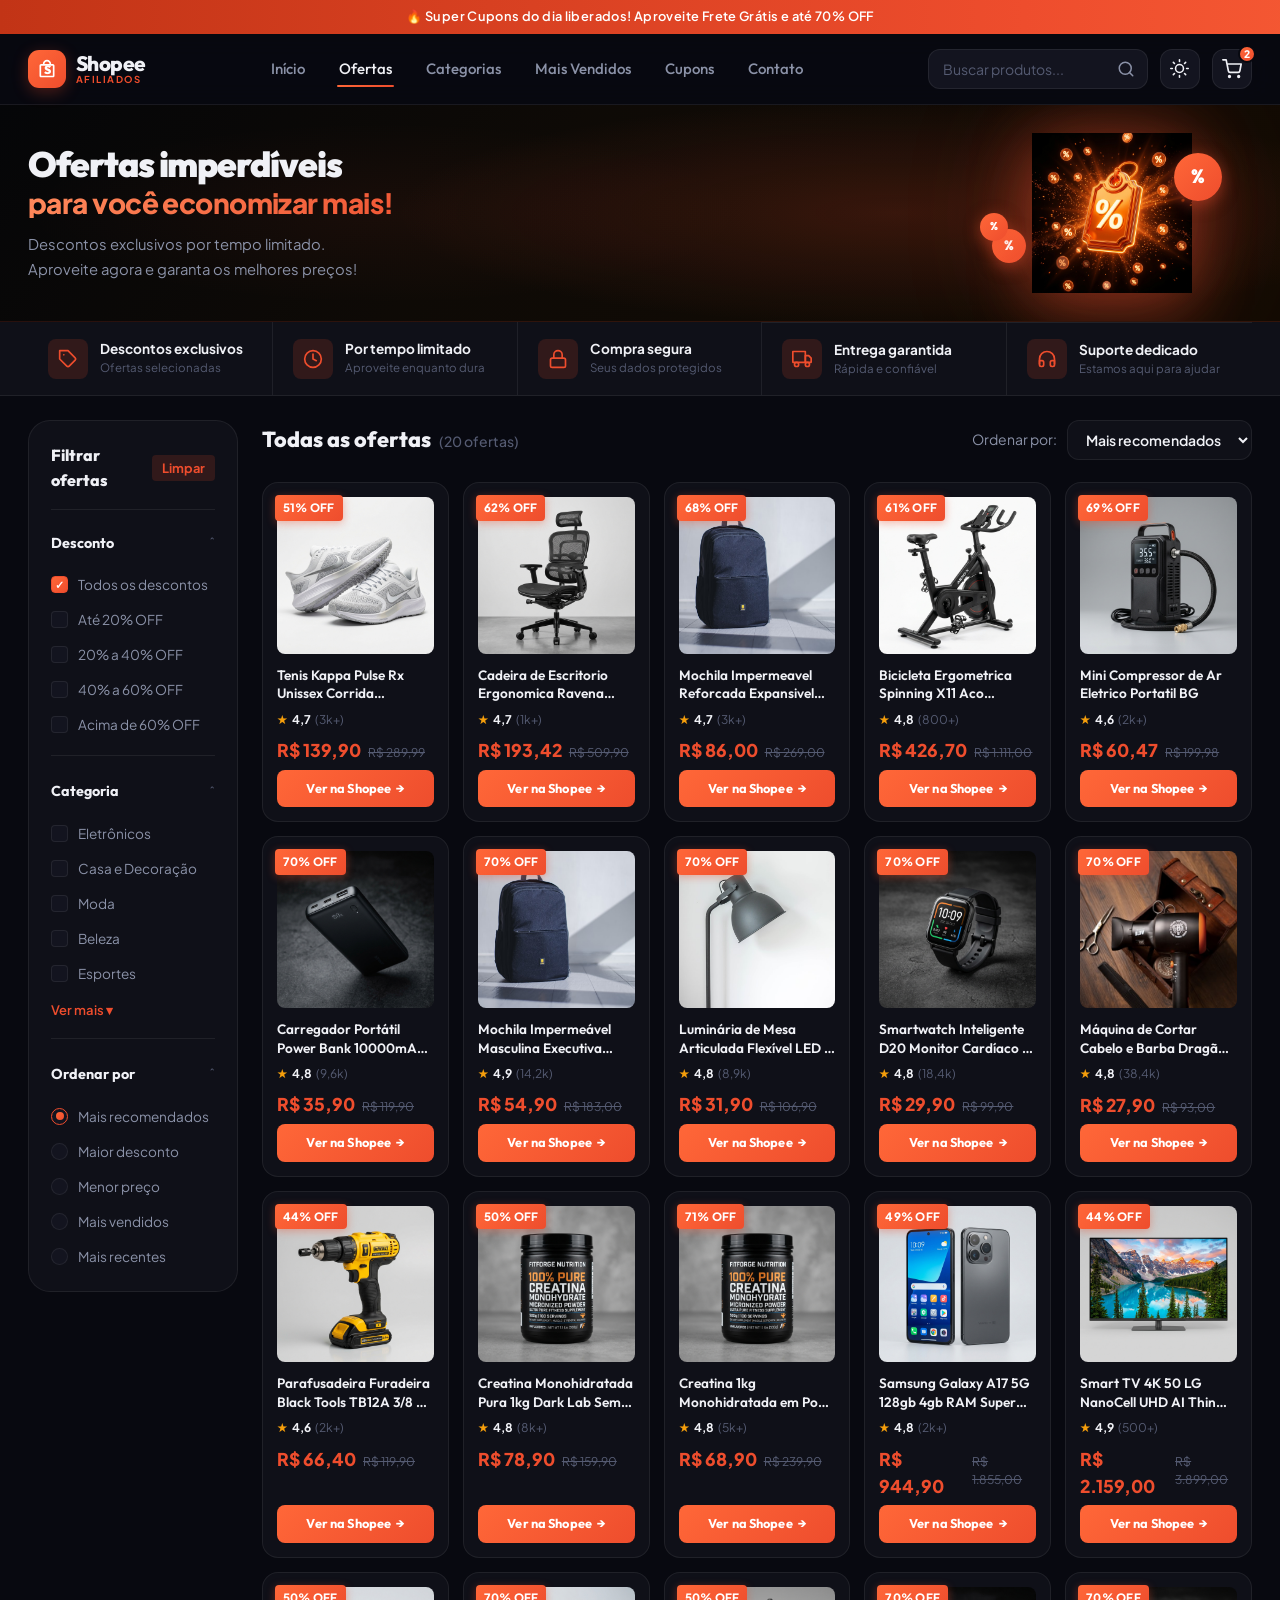
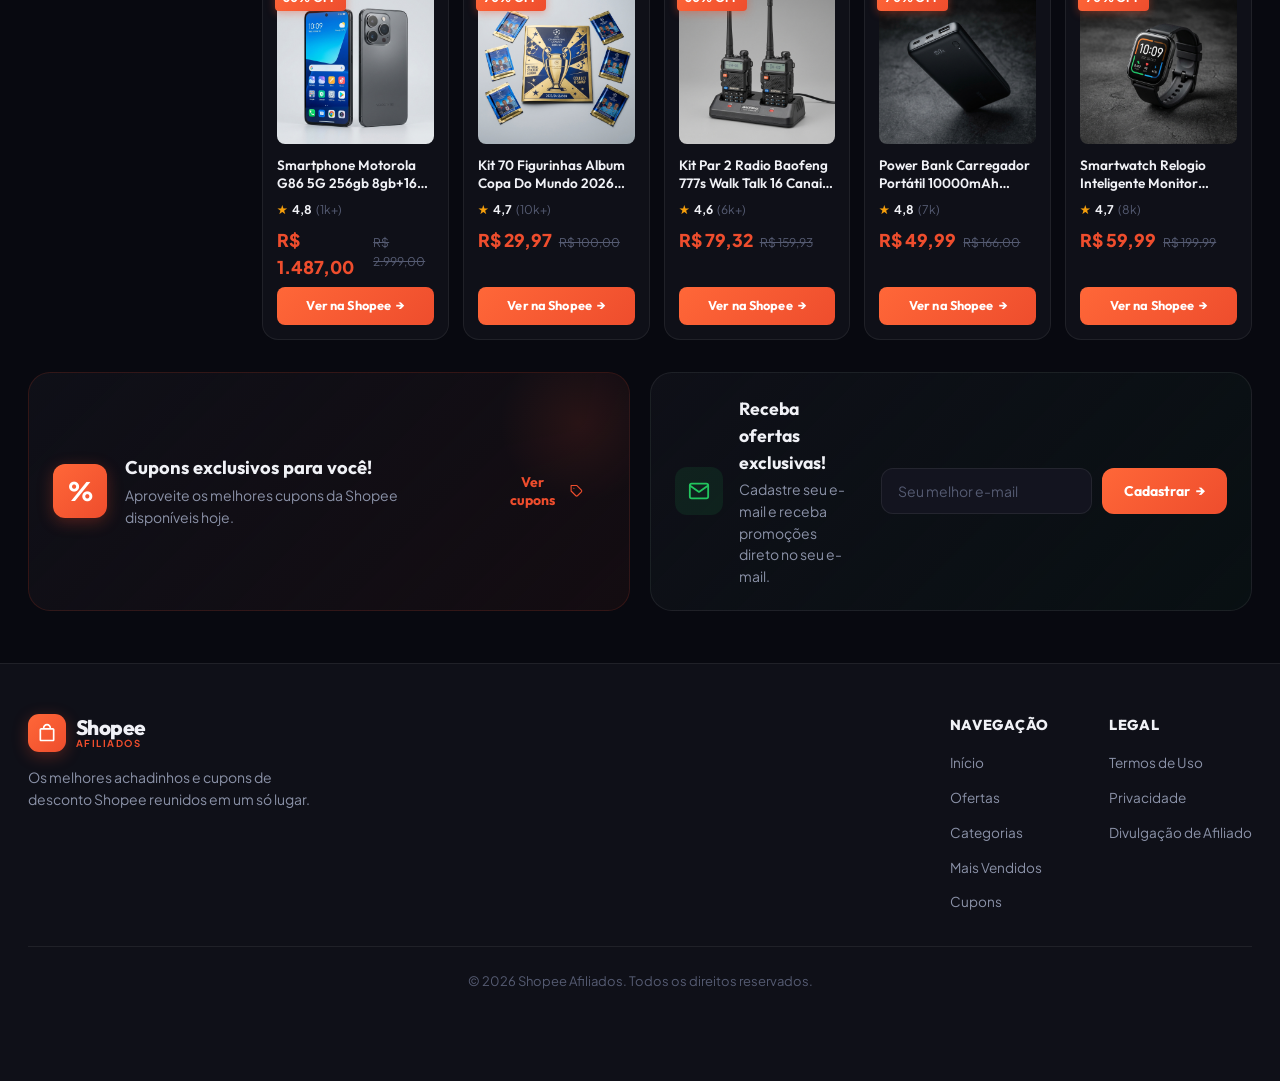
<file: ofertas.html>
<!DOCTYPE html>
<html lang="pt-BR">
<head>
  <meta charset="UTF-8">
  <meta name="viewport" content="width=device-width, initial-scale=1.0">
  <title>Shopee Afiliados | Todas as Ofertas e Descontos Imperdíveis</title>
  <meta name="description" content="Filtre e encontre os melhores produtos com até 70% OFF e cupons exclusivos da Shopee.">

  <!-- Favicon -->
  <link rel="icon" href="data:image/svg+xml,<svg xmlns='http://www.w3.org/2000/svg' viewBox='0 0 24 24' fill='%23ee4d2d'><path d='M19 6h-2c0-2.76-2.24-5-5-5S7 3.24 7 6H5c-1.1 0-2 .9-2 2v12c0 1.1.9 2 2 2h14c1.1 0 2-.9 2-2V8c0-1.1-.9-2-2-2zm-7-3c1.66 0 3 1.34 3 3H9c0-1.66 1.34-3 3-3zm7 17H5V8h14v12z'/></svg>">

  <!-- Google Fonts -->
  <link rel="preconnect" href="https://fonts.googleapis.com">
  <link rel="preconnect" href="https://fonts.gstatic.com" crossorigin>
  <link href="https://fonts.googleapis.com/css2?family=Outfit:wght@400;500;600;700;800;900&family=Plus+Jakarta+Sans:wght@400;500;600;700&display=swap" rel="stylesheet">

  <link rel="stylesheet" href="style.css">
</head>
<body>

  <!-- Top Announcement Bar -->
  <div class="top-announcement">
    <span>🔥 Super Cupons do dia liberados! Aproveite Frete Grátis e até 70% OFF</span>
  </div>

  <!-- Header / Navbar -->
  <header class="site-header" id="mainHeader">
    <div class="header-container">

      <!-- Mobile Hamburger Button -->
      <button class="mobile-menu-btn" id="mobileMenuBtn" aria-label="Abrir menu">
        <svg width="24" height="24" viewBox="0 0 24 24" fill="none" stroke="currentColor" stroke-width="2" stroke-linecap="round" stroke-linejoin="round">
          <line x1="3" y1="12" x2="21" y2="12"></line>
          <line x1="3" y1="6" x2="21" y2="6"></line>
          <line x1="3" y1="18" x2="21" y2="18"></line>
        </svg>
      </button>

      <!-- Logo -->
      <a href="index.html" class="logo">
        <div class="logo-icon">
          <svg viewBox="0 0 24 24" fill="currentColor">
            <path d="M19 6h-2c0-2.76-2.24-5-5-5S7 3.24 7 6H5c-1.1 0-2 .9-2 2v12c0 1.1.9 2 2 2h14c1.1 0 2-.9 2-2V8c0-1.1-.9-2-2-2zm-7-3c1.66 0 3 1.34 3 3H9c0-1.66 1.34-3 3-3zm7 17H5V8h14v12z"/>
          </svg>
          <span class="logo-badge-s">S</span>
        </div>
        <div class="logo-text">
          <span class="brand-name">Shopee</span>
          <span class="brand-sub">AFILIADOS</span>
        </div>
      </a>

      <!-- Desktop Navigation Menu -->
      <nav class="desktop-nav" aria-label="Navegação Principal">
        <ul>
          <li><a href="index.html" class="nav-link">Início</a></li>
          <li><a href="ofertas.html" class="nav-link active">Ofertas</a></li>
          <li><a href="categorias.html" class="nav-link">Categorias</a></li>
          <li><a href="mais-vendidos.html" class="nav-link">Mais Vendidos</a></li>
          <li><a href="#cupons" class="nav-link" id="navCupons">Cupons</a></li>
          <li><a href="#contato" class="nav-link">Contato</a></li>
        </ul>
      </nav>

      <!-- Search and Header Actions -->
      <div class="header-actions">
        <div class="search-box">
          <input type="text" id="searchInput" placeholder="Buscar produtos..." autocomplete="off">
          <button type="button" class="search-btn" aria-label="Pesquisar">
            <svg width="18" height="18" viewBox="0 0 24 24" fill="none" stroke="currentColor" stroke-width="2" stroke-linecap="round" stroke-linejoin="round">
              <circle cx="11" cy="11" r="8"></circle>
              <line x1="21" y1="21" x2="16.65" y2="16.65"></line>
            </svg>
          </button>
        </div>
        <button class="icon-btn theme-toggle" id="themeToggle" aria-label="Alternar tema" title="Modo Claro/Escuro">
          <svg class="sun-icon" width="19" height="19" viewBox="0 0 24 24" fill="none" stroke="currentColor" stroke-width="2" stroke-linecap="round" stroke-linejoin="round">
            <circle cx="12" cy="12" r="5"></circle>
            <line x1="12" y1="1" x2="12" y2="3"></line>
            <line x1="12" y1="21" x2="12" y2="23"></line>
            <line x1="4.22" y1="4.22" x2="5.64" y2="5.64"></line>
            <line x1="18.36" y1="18.36" x2="19.78" y2="19.78"></line>
            <line x1="1" y1="12" x2="3" y2="12"></line>
            <line x1="21" y1="12" x2="23" y2="12"></line>
            <line x1="4.22" y1="19.78" x2="5.64" y2="18.36"></line>
            <line x1="18.36" y1="5.64" x2="19.78" y2="4.22"></line>
          </svg>
        </button>
        <a href="ofertas.html" class="icon-btn cart-btn" aria-label="Carrinho" title="Minhas Ofertas">
          <svg width="20" height="20" viewBox="0 0 24 24" fill="none" stroke="currentColor" stroke-width="2" stroke-linecap="round" stroke-linejoin="round">
            <circle cx="9" cy="21" r="1"></circle>
            <circle cx="20" cy="21" r="1"></circle>
            <path d="M1 1h4l2.68 13.39a2 2 0 0 0 2 1.61h9.72a2 2 0 0 0 2-1.61L23 6H6"></path>
          </svg>
          <span class="badge">2</span>
        </a>
      </div>

    </div>
  </header>

  <!-- Mobile Drawer Menu -->
  <div class="drawer-overlay" id="drawerOverlay"></div>
  <aside class="mobile-drawer" id="mobileDrawer">
    <div class="drawer-header">
      <div class="logo">
        <div class="logo-icon">
          <svg viewBox="0 0 24 24" fill="currentColor">
            <path d="M19 6h-2c0-2.76-2.24-5-5-5S7 3.24 7 6H5c-1.1 0-2 .9-2 2v12c0 1.1.9 2 2 2h14c1.1 0 2-.9 2-2V8c0-1.1-.9-2-2-2zm-7-3c1.66 0 3 1.34 3 3H9c0-1.66 1.34-3 3-3zm7 17H5V8h14v12z"/>
          </svg>
        </div>
        <div class="logo-text">
          <span class="brand-name">Shopee</span>
          <span class="brand-sub">AFILIADOS</span>
        </div>
      </div>
      <button class="drawer-close" id="drawerClose">✕</button>
    </div>
    <ul class="drawer-nav">
      <li><a href="index.html" class="drawer-link">🏠 Início</a></li>
      <li><a href="ofertas.html" class="drawer-link active">🔥 Ofertas</a></li>
      <li><a href="categorias.html" class="drawer-link">🗂️ Categorias</a></li>
      <li><a href="mais-vendidos.html" class="drawer-link">⭐ Mais Vendidos</a></li>
      <li><a href="#cupons" class="drawer-link">🎟️ Cupons</a></li>
      <li><a href="#contato" class="drawer-link">✉️ Contato</a></li>
    </ul>
  </aside>

  <!-- ===================================================
       OFFERS HERO BANNER
       =================================================== -->
  <section class="offers-hero-banner">
    <div class="offers-hero-inner">
      <div class="offers-hero-text">
        <h1 class="offers-hero-heading">Ofertas imperdíveis</h1>
        <p class="offers-hero-sub">para você economizar mais!</p>
        <p class="offers-hero-desc">Descontos exclusivos por tempo limitado.<br>Aproveite agora e garanta os melhores preços!</p>
      </div>
      <div class="offers-hero-visual">
        <div class="offers-hero-glow"></div>
        <img src="assets/images/offers-hero-tag.png" alt="Ofertas Shopee" class="offers-hero-img">
        <div class="offers-floating-badge badge-1">%</div>
        <div class="offers-floating-badge badge-2">%</div>
        <div class="offers-floating-badge badge-3">%</div>
      </div>
    </div>
  </section>

  <!-- ===================================================
       TRUST BAR
       =================================================== -->
  <section class="offers-trust-bar">
    <div class="offers-trust-container">

      <div class="trust-card">
        <div class="trust-icon-box">
          <svg width="20" height="20" viewBox="0 0 24 24" fill="none" stroke="currentColor" stroke-width="2" stroke-linecap="round" stroke-linejoin="round">
            <path d="M20.59 13.41l-7.17 7.17a2 2 0 0 1-2.83 0L2 12V2h10l8.59 8.59a2 2 0 0 1 0 2.82z"></path>
            <line x1="7" y1="7" x2="7.01" y2="7"></line>
          </svg>
        </div>
        <div class="trust-info">
          <strong>Descontos exclusivos</strong>
          <span>Ofertas selecionadas</span>
        </div>
      </div>

      <div class="trust-card">
        <div class="trust-icon-box">
          <svg width="20" height="20" viewBox="0 0 24 24" fill="none" stroke="currentColor" stroke-width="2" stroke-linecap="round" stroke-linejoin="round">
            <circle cx="12" cy="12" r="10"></circle>
            <polyline points="12 6 12 12 16 14"></polyline>
          </svg>
        </div>
        <div class="trust-info">
          <strong>Por tempo limitado</strong>
          <span>Aproveite enquanto dura</span>
        </div>
      </div>

      <div class="trust-card">
        <div class="trust-icon-box">
          <svg width="20" height="20" viewBox="0 0 24 24" fill="none" stroke="currentColor" stroke-width="2" stroke-linecap="round" stroke-linejoin="round">
            <rect x="3" y="11" width="18" height="11" rx="2" ry="2"></rect>
            <path d="M7 11V7a5 5 0 0 1 10 0v4"></path>
          </svg>
        </div>
        <div class="trust-info">
          <strong>Compra segura</strong>
          <span>Seus dados protegidos</span>
        </div>
      </div>

      <div class="trust-card">
        <div class="trust-icon-box">
          <svg width="20" height="20" viewBox="0 0 24 24" fill="none" stroke="currentColor" stroke-width="2" stroke-linecap="round" stroke-linejoin="round">
            <rect x="1" y="3" width="15" height="13"></rect>
            <polygon points="16 8 20 8 23 11 23 16 16 16 16 8"></polygon>
            <circle cx="5.5" cy="18.5" r="2.5"></circle>
            <circle cx="18.5" cy="18.5" r="2.5"></circle>
          </svg>
        </div>
        <div class="trust-info">
          <strong>Entrega garantida</strong>
          <span>Rápida e confiável</span>
        </div>
      </div>

      <div class="trust-card">
        <div class="trust-icon-box">
          <svg width="20" height="20" viewBox="0 0 24 24" fill="none" stroke="currentColor" stroke-width="2" stroke-linecap="round" stroke-linejoin="round">
            <path d="M3 18v-6a9 9 0 0 1 18 0v6"></path>
            <path d="M21 19a2 2 0 0 1-2 2h-1a2 2 0 0 1-2-2v-3a2 2 0 0 1 2-2h3zM3 19a2 2 0 0 0 2 2h1a2 2 0 0 0 2-2v-3a2 2 0 0 0-2-2H3z"></path>
          </svg>
        </div>
        <div class="trust-info">
          <strong>Suporte dedicado</strong>
          <span>Estamos aqui para ajudar</span>
        </div>
      </div>

    </div>
  </section>

  <!-- Mobile Filter Overlay -->
  <div class="filter-mobile-overlay" id="filterMobileOverlay"></div>

  <!-- Main Content -->
  <main class="main-content">

    <section class="offers-section" id="ofertas">
      <div class="offers-container">

        <!-- Mobile Filter Toggle -->
        <button type="button" class="mobile-filter-toggle" id="mobileFilterToggle">
          <svg width="18" height="18" viewBox="0 0 24 24" fill="none" stroke="currentColor" stroke-width="2" stroke-linecap="round" stroke-linejoin="round">
            <line x1="4" y1="6" x2="20" y2="6"></line>
            <line x1="8" y1="12" x2="16" y2="12"></line>
            <line x1="11" y1="18" x2="13" y2="18"></line>
          </svg>
          Filtrar Ofertas
        </button>

        <!-- Left Sidebar Filters -->
        <aside class="sidebar-filter-box">
          <button class="modal-close mobile-filter-close" id="mobileFilterClose" title="Fechar filtros">✕</button>
          <div class="sidebar-header">
            <h2 class="sidebar-title">Filtrar ofertas</h2>
            <button type="button" class="clear-btn" id="clearFiltersBtn">Limpar</button>
          </div>

          <form id="filterForm">
            <!-- Filter Group: Desconto -->
            <div class="filter-group">
              <div class="filter-group-header">
                <h3>Desconto</h3>
                <span class="chevron-icon">ˆ</span>
              </div>
              <div class="filter-group-content">
                <label class="checkbox-item">
                  <input type="checkbox" name="filter-disc" value="all" checked>
                  <span class="custom-checkbox"></span>
                  <span class="label-text">Todos os descontos</span>
                </label>
                <label class="checkbox-item">
                  <input type="checkbox" name="filter-disc" value="0-20">
                  <span class="custom-checkbox"></span>
                  <span class="label-text">Até 20% OFF</span>
                </label>
                <label class="checkbox-item">
                  <input type="checkbox" name="filter-disc" value="20-40">
                  <span class="custom-checkbox"></span>
                  <span class="label-text">20% a 40% OFF</span>
                </label>
                <label class="checkbox-item">
                  <input type="checkbox" name="filter-disc" value="40-60">
                  <span class="custom-checkbox"></span>
                  <span class="label-text">40% a 60% OFF</span>
                </label>
                <label class="checkbox-item">
                  <input type="checkbox" name="filter-disc" value="60+">
                  <span class="custom-checkbox"></span>
                  <span class="label-text">Acima de 60% OFF</span>
                </label>
              </div>
            </div>

            <!-- Filter Group: Categoria -->
            <div class="filter-group">
              <div class="filter-group-header">
                <h3>Categoria</h3>
                <span class="chevron-icon">ˆ</span>
              </div>
              <div class="filter-group-content">
                <label class="checkbox-item">
                  <input type="checkbox" name="filter-cat" value="eletronicos">
                  <span class="custom-checkbox"></span>
                  <span class="label-text">Eletrônicos</span>
                </label>
                <label class="checkbox-item">
                  <input type="checkbox" name="filter-cat" value="casa">
                  <span class="custom-checkbox"></span>
                  <span class="label-text">Casa e Decoração</span>
                </label>
                <label class="checkbox-item">
                  <input type="checkbox" name="filter-cat" value="moda">
                  <span class="custom-checkbox"></span>
                  <span class="label-text">Moda</span>
                </label>
                <label class="checkbox-item">
                  <input type="checkbox" name="filter-cat" value="beleza">
                  <span class="custom-checkbox"></span>
                  <span class="label-text">Beleza</span>
                </label>
                <label class="checkbox-item">
                  <input type="checkbox" name="filter-cat" value="esportes">
                  <span class="custom-checkbox"></span>
                  <span class="label-text">Esportes</span>
                </label>
                <a href="index.html#categorias" class="ver-mais-link">Ver mais ▾</a>
              </div>
            </div>

            <!-- Filter Group: Ordenar por -->
            <div class="filter-group">
              <div class="filter-group-header">
                <h3>Ordenar por</h3>
                <span class="chevron-icon">ˆ</span>
              </div>
              <div class="filter-group-content">
                <label class="radio-item">
                  <input type="radio" name="filter-sort" value="recommended" checked>
                  <span class="custom-radio"></span>
                  <span class="label-text">Mais recomendados</span>
                </label>
                <label class="radio-item">
                  <input type="radio" name="filter-sort" value="highest-discount">
                  <span class="custom-radio"></span>
                  <span class="label-text">Maior desconto</span>
                </label>
                <label class="radio-item">
                  <input type="radio" name="filter-sort" value="lowest-price">
                  <span class="custom-radio"></span>
                  <span class="label-text">Menor preço</span>
                </label>
                <label class="radio-item">
                  <input type="radio" name="filter-sort" value="best-sellers">
                  <span class="custom-radio"></span>
                  <span class="label-text">Mais vendidos</span>
                </label>
                <label class="radio-item">
                  <input type="radio" name="filter-sort" value="recent">
                  <span class="custom-radio"></span>
                  <span class="label-text">Mais recentes</span>
                </label>
              </div>
            </div>
          </form>
        </aside>

        <!-- Right: Product Grid Area -->
        <div class="offers-main-content">

          <div class="offers-header-row">
            <div class="offers-title-wrapper">
              <h2>Todas as ofertas</h2>
              <span class="offers-count" id="offersCount">(12 ofertas)</span>
            </div>
            <div class="sort-dropdown-box">
              <label for="sortSelect">Ordenar por:</label>
              <select id="sortSelect" class="select-control">
                <option value="recommended">Mais recomendados</option>
                <option value="highest-discount">Maior desconto</option>
                <option value="lowest-price">Menor preço</option>
                <option value="best-sellers">Mais vendidos</option>
              </select>
            </div>
          </div>

          <!-- Product Grid — 6 columns -->
          <div class="products-grid-6" id="productsContainer">
            <!-- Rendered dynamically by script.js -->
          </div>

        </div>
      </div>
    </section>

    <!-- ===================================================
         BOTTOM: Coupons + Newsletter side by side
         =================================================== -->
    <section class="offers-bottom-row" id="cupons">
      <div class="offers-bottom-inner">

        <!-- Coupon Banner -->
        <div class="coupon-banner-card">
          <div class="coupon-banner-left">
            <div class="coupon-badge-icon">%</div>
            <div class="coupon-banner-text">
              <h3>Cupons exclusivos para você!</h3>
              <p>Aproveite os melhores cupons da Shopee disponíveis hoje.</p>
            </div>
          </div>
          <div class="coupon-banner-right">
            <button class="btn btn-outline-coupon" id="viewCouponsBtn">
              Ver cupons
              <svg width="16" height="16" viewBox="0 0 24 24" fill="none" stroke="currentColor" stroke-width="2" stroke-linecap="round" stroke-linejoin="round">
                <path d="M20.59 13.41l-7.17 7.17a2 2 0 0 1-2.83 0L2 12V2h10l8.59 8.59a2 2 0 0 1 0 2.82z"></path>
                <line x1="7" y1="7" x2="7.01" y2="7"></line>
              </svg>
            </button>
          </div>
        </div>

        <!-- Newsletter -->
        <div class="newsletter-card" id="contato">
          <div class="newsletter-left">
            <div class="mail-icon-box">
              <svg width="22" height="22" viewBox="0 0 24 24" fill="none" stroke="currentColor" stroke-width="2" stroke-linecap="round" stroke-linejoin="round">
                <path d="M4 4h16c1.1 0 2 .9 2 2v12c0 1.1-.9 2-2 2H4c-1.1 0-2-.9-2-2V6c0-1.1.9-2 2-2z"></path>
                <polyline points="22,6 12,13 2,6"></polyline>
              </svg>
            </div>
            <div class="newsletter-info">
              <h3>Receba ofertas exclusivas!</h3>
              <p>Cadastre seu e-mail e receba promoções direto no seu e-mail.</p>
            </div>
          </div>
          <form class="newsletter-form" id="newsletterForm">
            <input type="email" id="emailInput" placeholder="Seu melhor e-mail" required>
            <button type="submit" class="btn btn-primary btn-submit">
              Cadastrar <span class="arrow">→</span>
            </button>
          </form>
        </div>

      </div>
    </section>

  </main>

  <!-- Mobile Bottom Navigation Bar -->
  <nav class="mobile-bottom-nav">
    <a href="index.html" class="mobile-nav-tab">
      <svg width="20" height="20" viewBox="0 0 24 24" fill="currentColor">
        <path d="M10 20v-6h4v6h5v-8h3L12 3 2 12h3v8z"/>
      </svg>
      <span>Início</span>
    </a>
    <a href="ofertas.html" class="mobile-nav-tab active">
      <svg width="20" height="20" viewBox="0 0 24 24" fill="currentColor">
        <path d="M13.5 0.67s0.4 1.92-1.5 3.92c-1.6 1.6-1.5 3.3-0.1 4.7 1.8 1.8 4.3 0.2 4.3 0.2s0.8 1.4-0.4 3.1c-1.2 1.7-3.4 2.4-5.3 1.4-2.4-1.2-3.1-3.9-1.9-6.3 1.2-2.4 4.9-7 4.9-7zm-4.7 10.3c0.4 0.6 0.9 1.1 1.5 1.5-1.9 1.5-3.3 3.6-3.8 6-0.6 2.7 0.2 5.5 2 7.5 1.9 2 4.6 3 7.4 2.7 3.3-0.4 6.1-2.6 7.3-5.7 1.2-3.1 0.5-6.6-1.7-9-0.8-0.9-1.8-1.5-2.9-1.9 0.2 0.7 0.2 1.4 0.1 2.1-0.2 1.5-1.1 2.8-2.4 3.5-1.3 0.7-2.9 0.7-4.2 0-1.3-0.7-2.2-1.9-2.4-3.4-0.1-0.7-0.1-1.4 0.1-2.1-0.4-0.4-0.7-0.8-1-1.2z"/>
      </svg>
      <span>Ofertas</span>
    </a>
    <a href="index.html#categorias" class="mobile-nav-tab">
      <svg width="20" height="20" viewBox="0 0 24 24" fill="currentColor">
        <path d="M4 11h6a1 1 0 0 0 1-1V4a1 1 0 0 0-1-1H4a1 1 0 0 0-1 1v6a1 1 0 0 0 1 1zm10 0h6a1 1 0 0 0 1-1V4a1 1 0 0 0-1-1h-6a1 1 0 0 0-1 1v6a1 1 0 0 0 1 1zM4 21h6a1 1 0 0 0 1-1v-6a1 1 0 0 0-1-1H4a1 1 0 0 0-1 1v6a1 1 0 0 0 1 1zm10 0h6a1 1 0 0 0 1-1v-6a1 1 0 0 0-1-1h-6a1 1 0 0 0-1 1v6a1 1 0 0 0 1 1z"/>
      </svg>
      <span>Categorias</span>
    </a>
    <a href="#cupons" class="mobile-nav-tab">
      <svg width="20" height="20" viewBox="0 0 24 24" fill="currentColor">
        <path d="M2.5 19h19a1.5 1.5 0 0 0 1.5-1.5v-11A1.5 1.5 0 0 0 21.5 5h-19A1.5 1.5 0 0 0 1 6.5v11A1.5 1.5 0 0 0 2.5 19zM9 8h6v2H9V8zm0 4h6v2H9v-2z"/>
      </svg>
      <span>Cupons</span>
    </a>
    <a href="dashboard.html" class="mobile-nav-tab">
      <svg width="20" height="20" viewBox="0 0 24 24" fill="currentColor">
        <path d="M12 12c2.21 0 4-1.79 4-4s-1.79-4-4-4-4 1.79-4 4 1.79 4 4 4zm0 2c-2.67 0-8 1.34-8 4v2h16v-2c0-2.66-5.33-4-8-4z"/>
      </svg>
      <span>Conta</span>
    </a>
  </nav>

  <!-- Footer -->
  <footer class="site-footer">
    <div class="footer-container">
      <div class="footer-brand">
        <div class="logo">
          <div class="logo-icon">
            <svg viewBox="0 0 24 24" fill="currentColor">
              <path d="M19 6h-2c0-2.76-2.24-5-5-5S7 3.24 7 6H5c-1.1 0-2 .9-2 2v12c0 1.1.9 2 2 2h14c1.1 0 2-.9 2-2V8c0-1.1-.9-2-2-2zm-7-3c1.66 0 3 1.34 3 3H9c0-1.66 1.34-3 3-3zm7 17H5V8h14v12z"/>
            </svg>
          </div>
          <div class="logo-text">
            <span class="brand-name">Shopee</span>
            <span class="brand-sub">AFILIADOS</span>
          </div>
        </div>
        <p class="footer-desc">Os melhores achadinhos e cupons de desconto Shopee reunidos em um só lugar.</p>
      </div>
      <div class="footer-links">
        <div class="footer-col">
          <h4>Navegação</h4>
          <ul>
            <li><a href="index.html">Início</a></li>
            <li><a href="ofertas.html">Ofertas</a></li>
            <li><a href="categorias.html">Categorias</a></li>
            <li><a href="mais-vendidos.html">Mais Vendidos</a></li>
            <li><a href="#cupons">Cupons</a></li>
          </ul>
        </div>
        <div class="footer-col">
          <h4>Legal</h4>
          <ul>
            <li><a href="#">Termos de Uso</a></li>
            <li><a href="#">Privacidade</a></li>
            <li><a href="#">Divulgação de Afiliado</a></li>
          </ul>
        </div>
      </div>
    </div>
    <div class="footer-bottom">
      <p>© 2026 Shopee Afiliados. Todos os direitos reservados.</p>
    </div>
  </footer>

  <!-- Coupons Modal -->
  <div class="modal-overlay" id="couponsModal">
    <div class="modal-card">
      <div class="modal-header">
        <h3>🎟️ Cupons Shopee Liberados</h3>
        <button class="modal-close" id="closeCouponsModal">✕</button>
      </div>
      <div class="modal-body">
        <div class="coupon-item">
          <div class="coupon-code-box">FRETEGRATIS</div>
          <div class="coupon-details">
            <strong>Frete Grátis acima de R$ 19</strong>
            <span>Válido em compras no app</span>
          </div>
        </div>
        <div class="coupon-item">
          <div class="coupon-code-box">SHOPEE10</div>
          <div class="coupon-details">
            <strong>10% OFF na Primeira Compra</strong>
            <span>Válido para novos usuários</span>
          </div>
        </div>
        <div class="coupon-item">
          <div class="coupon-code-box">MEGA20</div>
          <div class="coupon-details">
            <strong>20% OFF em Eletrônicos</strong>
            <span>Válido até fim do estoque</span>
          </div>
        </div>
        <p class="coupon-copy-hint">Clique em qualquer cupom para copiar o código!</p>
      </div>
    </div>
  </div>

  <script src="data/products.js"></script>
  <script src="script.js"></script>
</body>
</html>
</file>
<file: style.css>
/* ==========================================================================
   Shopee Afiliados - Premium Dark Mode Design System v2.0
   Enhanced animations, glassmorphism, micro-interactions & full mobile support
   ========================================================================== */

@import url('https://fonts.googleapis.com/css2?family=Outfit:wght@400;500;600;700;800;900&family=Plus+Jakarta+Sans:wght@400;500;600;700&display=swap');

:root {
  /* Brand Color Tokens */
  --shopee-orange: #ee4d2d;
  --shopee-orange-hover: #ff5722;
  --shopee-orange-glow: rgba(238, 77, 45, 0.35);
  --shopee-orange-soft: rgba(238, 77, 45, 0.15);
  --shopee-orange-gradient: linear-gradient(135deg, #ff6738 0%, #ee4d2d 100%);
  --shopee-orange-gradient-glow: linear-gradient(135deg, rgba(255, 103, 56, 0.2) 0%, rgba(238, 77, 45, 0.05) 100%);

  /* Dark Theme Palette - richer and deeper */
  --bg-main: #080910;
  --bg-header: rgba(8, 9, 16, 0.90);
  --bg-card: #0f1018;
  --bg-card-hover: #141520;
  --bg-card-glass: rgba(255,255,255,0.03);
  --bg-input: #13141f;
  --bg-sidebar: #0d0e18;
  --border-color: rgba(255, 255, 255, 0.07);
  --border-hover: rgba(238, 77, 45, 0.5);
  --border-glow: rgba(238, 77, 45, 0.25);

  /* Typography Colors */
  --text-primary: #f0f1f6;
  --text-secondary: #8b92a8;
  --text-muted: #555b72;
  --green-savings: #22c55e;
  --star-orange: #f59e0b;
  --badge-red: #ef4444;

  /* Layout Dimensions & Radius */
  --max-width: 1380px;
  --header-height: 70px;
  --radius-xs: 4px;
  --radius-sm: 8px;
  --radius-md: 12px;
  --radius-lg: 16px;
  --radius-xl: 22px;
  --radius-2xl: 28px;

  /* Shadows */
  --shadow-card: 0 2px 12px rgba(0,0,0,0.4);
  --shadow-card-hover: 0 12px 40px rgba(0,0,0,0.6), 0 0 0 1px rgba(238,77,45,0.12);
  --shadow-orange: 0 8px 32px var(--shopee-orange-glow);
  --shadow-orange-sm: 0 4px 16px rgba(238, 77, 45, 0.3);

  /* Transitions */
  --transition-fast: 0.15s ease;
  --transition-smooth: 0.25s cubic-bezier(0.4, 0, 0.2, 1);
  --transition-spring: 0.35s cubic-bezier(0.34, 1.56, 0.64, 1);
  --transition-slow: 0.45s cubic-bezier(0.4, 0, 0.2, 1);
}

/* Light Theme Mode */
body.light-mode {
  --bg-main: #f1f3f7;
  --bg-header: rgba(255, 255, 255, 0.95);
  --bg-card: #ffffff;
  --bg-card-hover: #f8f9fc;
  --bg-card-glass: rgba(255,255,255,0.8);
  --bg-input: #edf0f6;
  --bg-sidebar: #ffffff;
  --border-color: rgba(0, 0, 0, 0.08);
  --border-hover: rgba(238, 77, 45, 0.45);
  --border-glow: rgba(238, 77, 45, 0.2);
  --text-primary: #0f1118;
  --text-secondary: #4b5568;
  --text-muted: #94a3b8;
  --shadow-card: 0 2px 12px rgba(0,0,0,0.08);
  --shadow-card-hover: 0 12px 40px rgba(0,0,0,0.14), 0 0 0 1px rgba(238,77,45,0.1);
}

/* =============================
   RESET & BASE
   ============================= */
*, *::before, *::after {
  margin: 0;
  padding: 0;
  box-sizing: border-box;
}

html {
  scroll-behavior: smooth;
  font-size: 16px;
}

body {
  background-color: var(--bg-main);
  color: var(--text-primary);
  font-family: 'Plus Jakarta Sans', -apple-system, BlinkMacSystemFont, sans-serif;
  line-height: 1.55;
  -webkit-font-smoothing: antialiased;
  overflow-x: hidden;
  transition: background-color var(--transition-slow), color var(--transition-slow);
}

a {
  color: inherit;
  text-decoration: none;
}

button, input, select {
  font-family: inherit;
  border: none;
  outline: none;
  background: none;
}

img {
  max-width: 100%;
  height: auto;
  display: block;
}

h1, h2, h3, h4, .brand-name, .btn, .nav-link {
  font-family: 'Outfit', sans-serif;
}

/* =============================
   SCROLLBAR STYLING
   ============================= */
::-webkit-scrollbar {
  width: 6px;
  height: 6px;
}
::-webkit-scrollbar-track { background: var(--bg-main); }
::-webkit-scrollbar-thumb {
  background: rgba(238, 77, 45, 0.4);
  border-radius: 999px;
}
::-webkit-scrollbar-thumb:hover {
  background: var(--shopee-orange);
}

/* =============================
   ANNOUNCEMENT BAR
   ============================= */
.top-announcement {
  background: linear-gradient(90deg, #c23416 0%, #ee4d2d 40%, #ff6a3d 70%, #ee4d2d 100%);
  background-size: 200% auto;
  animation: announcementShimmer 4s linear infinite;
  color: #ffffff;
  font-size: 0.8rem;
  font-weight: 600;
  text-align: center;
  padding: 7px 16px;
  letter-spacing: 0.03em;
}

@keyframes announcementShimmer {
  0% { background-position: 0% center; }
  100% { background-position: 200% center; }
}

/* =============================
   HEADER & NAVBAR
   ============================= */
.site-header {
  position: sticky;
  top: 0;
  z-index: 900;
  background-color: var(--bg-header);
  backdrop-filter: blur(20px) saturate(180%);
  -webkit-backdrop-filter: blur(20px) saturate(180%);
  border-bottom: 1px solid var(--border-color);
  transition: box-shadow var(--transition-smooth), background-color var(--transition-smooth);
}

.site-header.scrolled {
  box-shadow: 0 4px 24px rgba(0,0,0,0.3);
}

.header-container {
  max-width: var(--max-width);
  margin: 0 auto;
  height: var(--header-height);
  padding: 0 28px;
  display: flex;
  align-items: center;
  justify-content: space-between;
  gap: 24px;
}

.mobile-menu-btn {
  display: none;
  background: transparent;
  color: var(--text-primary);
  cursor: pointer;
  padding: 8px;
  border-radius: var(--radius-sm);
  transition: background var(--transition-fast);
}
.mobile-menu-btn:hover { background: var(--bg-card); }

/* --- Logo --- */
.logo {
  display: flex;
  align-items: center;
  gap: 10px;
  user-select: none;
  flex-shrink: 0;
}

.logo-icon {
  width: 38px;
  height: 38px;
  background: var(--shopee-orange-gradient);
  color: #ffffff;
  border-radius: 11px;
  display: flex;
  align-items: center;
  justify-content: center;
  position: relative;
  box-shadow: var(--shadow-orange-sm);
  transition: transform var(--transition-spring), box-shadow var(--transition-smooth);
}
.logo:hover .logo-icon {
  transform: scale(1.08) rotate(-4deg);
  box-shadow: var(--shadow-orange);
}
.logo-icon svg { width: 20px; height: 20px; }

.logo-badge-s {
  position: absolute;
  top: 48%;
  left: 50%;
  transform: translate(-50%, -40%);
  color: #ffffff;
  font-family: 'Outfit', sans-serif;
  font-weight: 900;
  font-size: 12px;
}

.logo-text {
  display: flex;
  flex-direction: column;
  line-height: 1;
}
.brand-name {
  font-size: 1.3rem;
  font-weight: 800;
  letter-spacing: -0.03em;
  color: var(--text-primary);
}
.brand-sub {
  font-size: 0.6rem;
  font-weight: 700;
  letter-spacing: 0.15em;
  color: var(--shopee-orange);
  margin-top: 1px;
}

/* --- Nav Links --- */
.desktop-nav ul {
  display: flex;
  align-items: center;
  list-style: none;
  gap: 30px;
}

.nav-link {
  font-size: 0.9375rem;
  font-weight: 500;
  color: var(--text-secondary);
  position: relative;
  padding: 6px 2px;
  transition: color var(--transition-fast);
}
.nav-link::after {
  content: '';
  position: absolute;
  bottom: -3px;
  left: 0;
  width: 0;
  height: 2px;
  background: var(--shopee-orange-gradient);
  border-radius: 2px;
  transition: width var(--transition-smooth);
}
.nav-link:hover { color: var(--text-primary); }
.nav-link:hover::after, .nav-link.active::after { width: 100%; }
.nav-link.active { color: var(--text-primary); }

/* --- Header Actions --- */
.header-actions {
  display: flex;
  align-items: center;
  gap: 12px;
}

.search-box {
  display: flex;
  align-items: center;
  background: var(--bg-input);
  border: 1px solid var(--border-color);
  border-radius: var(--radius-md);
  padding: 0 4px 0 14px;
  width: 220px;
  height: 40px;
  transition: border-color var(--transition-fast), box-shadow var(--transition-fast), width var(--transition-smooth);
}
.search-box:focus-within {
  border-color: var(--shopee-orange);
  box-shadow: 0 0 0 3px var(--shopee-orange-soft);
  width: 260px;
}
.search-box input {
  background: transparent;
  color: var(--text-primary);
  font-size: 0.875rem;
  width: 100%;
}
.search-box input::placeholder { color: var(--text-muted); }

.search-btn {
  background: transparent;
  color: var(--text-secondary);
  padding: 8px;
  cursor: pointer;
  display: flex;
  align-items: center;
  justify-content: center;
  transition: color var(--transition-fast);
}
.search-btn:hover { color: var(--shopee-orange); }

.icon-btn {
  background: var(--bg-input);
  border: 1px solid var(--border-color);
  color: var(--text-primary);
  width: 40px;
  height: 40px;
  border-radius: var(--radius-md);
  display: flex;
  align-items: center;
  justify-content: center;
  cursor: pointer;
  position: relative;
  transition: border-color var(--transition-fast), background-color var(--transition-fast), transform var(--transition-spring);
}
.icon-btn:hover {
  border-color: var(--shopee-orange);
  background: var(--bg-card);
  transform: translateY(-1px);
}
.icon-btn .badge {
  position: absolute;
  top: -5px;
  right: -5px;
  background: var(--shopee-orange-gradient);
  color: #ffffff;
  font-size: 0.65rem;
  font-weight: 800;
  width: 18px;
  height: 18px;
  border-radius: 50%;
  display: flex;
  align-items: center;
  justify-content: center;
  border: 2px solid var(--bg-main);
  animation: badgePulse 2s ease-in-out infinite;
}
@keyframes badgePulse {
  0%, 100% { box-shadow: 0 0 0 0 var(--shopee-orange-glow); }
  50% { box-shadow: 0 0 0 4px transparent; }
}

/* =============================
   PAGE BANNER (ofertas.html)
   ============================= */
.page-banner {
  background: linear-gradient(135deg, var(--bg-card) 0%, rgba(238,77,45,0.04) 100%);
  border-bottom: 1px solid var(--border-color);
  padding: 36px 28px;
  margin-bottom: 32px;
  position: relative;
  overflow: hidden;
}
.page-banner::before {
  content: '';
  position: absolute;
  top: -60px;
  right: -60px;
  width: 220px;
  height: 220px;
  background: radial-gradient(circle, rgba(238,77,45,0.12) 0%, transparent 70%);
  pointer-events: none;
}
.page-banner-title {
  font-size: 2rem;
  font-weight: 800;
  color: var(--text-primary);
  margin-bottom: 6px;
  letter-spacing: -0.02em;
}
.page-banner-sub {
  font-size: 0.95rem;
  color: var(--text-secondary);
}

/* =============================
   HERO SECTION
   ============================= */
.hero-section {
  padding: 60px 28px 50px;
  max-width: var(--max-width);
  margin: 0 auto;
  position: relative;
}

.hero-section::before {
  content: '';
  position: absolute;
  top: 20px;
  left: 50%;
  transform: translateX(-50%);
  width: 600px;
  height: 300px;
  background: radial-gradient(ellipse, rgba(238,77,45,0.06) 0%, transparent 70%);
  pointer-events: none;
}

.hero-container {
  display: flex;
  align-items: center;
  justify-content: space-between;
  gap: 48px;
}

.hero-text-content { flex: 1; }

.hero-heading {
  font-size: 3rem;
  font-weight: 900;
  line-height: 1.15;
  color: var(--text-primary);
  letter-spacing: -0.03em;
  animation: fadeInUp 0.7s ease forwards;
}
.hero-highlight {
  background: linear-gradient(135deg, #ff8a5c 0%, #ee4d2d 50%, #ff3300 100%);
  -webkit-background-clip: text;
  -webkit-text-fill-color: transparent;
  background-clip: text;
  position: relative;
}

.hero-subtext {
  margin-top: 16px;
  font-size: 1.1rem;
  color: var(--text-secondary);
  line-height: 1.65;
  animation: fadeInUp 0.7s 0.1s ease both;
}

/* Hero stat badges */
.hero-stats {
  display: flex;
  gap: 20px;
  margin-top: 22px;
  animation: fadeInUp 0.7s 0.2s ease both;
}
.hero-stat {
  display: flex;
  flex-direction: column;
}
.hero-stat strong {
  font-size: 1.4rem;
  font-weight: 800;
  color: var(--shopee-orange);
  line-height: 1;
}
.hero-stat span {
  font-size: 0.75rem;
  color: var(--text-muted);
  margin-top: 2px;
}

.hero-actions {
  display: flex;
  align-items: center;
  gap: 14px;
  margin-top: 30px;
  animation: fadeInUp 0.7s 0.3s ease both;
}

.btn-hero-cta {
  background: var(--shopee-orange-gradient);
  color: #ffffff;
  font-size: 0.9375rem;
  font-weight: 700;
  padding: 13px 28px;
  border-radius: var(--radius-md);
  display: flex;
  align-items: center;
  gap: 8px;
  box-shadow: var(--shadow-orange);
  transition: transform var(--transition-spring), box-shadow var(--transition-smooth);
  position: relative;
  overflow: hidden;
}
.btn-hero-cta::before {
  content: '';
  position: absolute;
  inset: 0;
  background: rgba(255,255,255,0.1);
  opacity: 0;
  transition: opacity var(--transition-fast);
}
.btn-hero-cta:hover {
  transform: translateY(-3px);
  box-shadow: 0 14px 40px rgba(238,77,45,0.5);
}
.btn-hero-cta:hover::before { opacity: 1; }

.btn-outline-hero {
  background: var(--bg-card);
  border: 1px solid var(--border-color);
  color: var(--text-primary);
  font-size: 0.9375rem;
  font-weight: 600;
  padding: 13px 22px;
  border-radius: var(--radius-md);
  cursor: pointer;
  transition: border-color var(--transition-fast), background-color var(--transition-fast), transform var(--transition-spring);
}
.btn-outline-hero:hover {
  border-color: var(--shopee-orange);
  background: var(--bg-card-hover);
  transform: translateY(-2px);
}

/* Hero Visual */
.hero-visual-content {
  position: relative;
  width: 460px;
  max-width: 100%;
  display: flex;
  align-items: center;
  justify-content: center;
  flex-shrink: 0;
  animation: fadeInRight 0.8s 0.1s ease both;
}

.hero-glow {
  position: absolute;
  width: 340px;
  height: 340px;
  background: radial-gradient(circle, rgba(238,77,45,0.28) 0%, transparent 70%);
  filter: blur(50px);
  z-index: 0;
  animation: glowPulse 4s ease-in-out infinite;
}
@keyframes glowPulse {
  0%, 100% { transform: scale(1); opacity: 0.8; }
  50% { transform: scale(1.1); opacity: 1; }
}

.hero-3d-img {
  position: relative;
  z-index: 1;
  max-height: 280px;
  object-fit: contain;
  filter: drop-shadow(0 16px 40px rgba(0,0,0,0.6));
  animation: floatImage 5s ease-in-out infinite;
}
@keyframes floatImage {
  0%, 100% { transform: translateY(0); }
  50% { transform: translateY(-12px); }
}

/* =============================
   ANIMATIONS
   ============================= */
@keyframes fadeInUp {
  from { opacity: 0; transform: translateY(20px); }
  to { opacity: 1; transform: translateY(0); }
}
@keyframes fadeInRight {
  from { opacity: 0; transform: translateX(30px); }
  to { opacity: 1; transform: translateX(0); }
}
@keyframes fadeIn {
  from { opacity: 0; }
  to { opacity: 1; }
}
@keyframes slideInUp {
  from { opacity: 0; transform: translateY(40px); }
  to { opacity: 1; transform: translateY(0); }
}

/* Intersection Observer fade-in */
.animate-on-scroll {
  opacity: 0;
  transform: translateY(24px);
  transition: opacity 0.6s ease, transform 0.6s ease;
}
.animate-on-scroll.visible {
  opacity: 1;
  transform: translateY(0);
}

/* =============================
   TRUST BADGES BAR
   ============================= */
.trust-bar {
  max-width: var(--max-width);
  margin: 0 auto 48px;
  padding: 0 28px;
}

.trust-container {
  display: grid;
  grid-template-columns: repeat(5, 1fr);
  gap: 0;
  background: var(--bg-card);
  border: 1px solid var(--border-color);
  border-radius: var(--radius-xl);
  padding: 0;
  overflow: hidden;
}

.trust-card {
  display: flex;
  align-items: center;
  gap: 12px;
  padding: 20px 22px;
  border-right: 1px solid var(--border-color);
  transition: background var(--transition-smooth);
  position: relative;
}
.trust-card:last-child { border-right: none; }
.trust-card:hover { background: var(--bg-card-glass); }

.trust-icon-box {
  color: var(--shopee-orange);
  display: flex;
  align-items: center;
  justify-content: center;
  width: 40px;
  height: 40px;
  background: var(--shopee-orange-soft);
  border-radius: var(--radius-sm);
  flex-shrink: 0;
  transition: transform var(--transition-spring), background var(--transition-smooth);
}
.trust-card:hover .trust-icon-box {
  transform: scale(1.1);
  background: rgba(238,77,45,0.25);
}

.trust-info { display: flex; flex-direction: column; }
.trust-info strong {
  font-size: 0.85rem;
  font-weight: 700;
  color: var(--text-primary);
  line-height: 1.3;
}
.trust-info span {
  font-size: 0.72rem;
  color: var(--text-muted);
  margin-top: 1px;
}

/* =============================
   SECTION COMMON
   ============================= */
.section-categories, .section-bestsellers {
  max-width: var(--max-width);
  margin: 0 auto 56px;
  padding: 0 28px;
}

.section-header-row {
  display: flex;
  align-items: center;
  justify-content: space-between;
  margin-bottom: 22px;
}

.section-title {
  font-size: 1.5rem;
  font-weight: 800;
  color: var(--text-primary);
  letter-spacing: -0.02em;
  display: flex;
  align-items: center;
  gap: 10px;
}
.section-title-dot {
  width: 8px;
  height: 8px;
  background: var(--shopee-orange-gradient);
  border-radius: 50%;
  display: inline-block;
}

.see-all-link {
  color: var(--shopee-orange);
  font-size: 0.875rem;
  font-weight: 700;
  display: flex;
  align-items: center;
  gap: 4px;
  transition: gap var(--transition-smooth), opacity var(--transition-fast);
  padding: 6px 12px;
  border-radius: var(--radius-sm);
  background: var(--shopee-orange-soft);
}
.see-all-link:hover {
  gap: 8px;
  opacity: 0.85;
}

/* =============================
   CATEGORIAS SECTION
   ============================= */
.categories-grid-container {
  display: flex;
  align-items: stretch;
  gap: 14px;
  overflow-x: auto;
  scrollbar-width: none;
  padding-bottom: 8px;
  padding-top: 2px;
}
.categories-grid-container::-webkit-scrollbar { display: none; }

.category-item-card {
  background: var(--bg-card);
  border: 1px solid var(--border-color);
  border-radius: var(--radius-lg);
  padding: 16px 14px;
  min-width: 130px;
  flex: 1;
  display: flex;
  flex-direction: column;
  align-items: center;
  cursor: pointer;
  transition: transform var(--transition-spring), border-color var(--transition-smooth), box-shadow var(--transition-smooth), background var(--transition-smooth);
  position: relative;
  overflow: hidden;
}
.category-item-card::before {
  content: '';
  position: absolute;
  inset: 0;
  background: var(--shopee-orange-gradient-glow);
  opacity: 0;
  transition: opacity var(--transition-smooth);
}
.category-item-card:hover {
  transform: translateY(-6px);
  border-color: var(--border-hover);
  box-shadow: var(--shadow-card-hover);
}
.category-item-card:hover::before { opacity: 1; }

.cat-img-box {
  width: 88px;
  height: 88px;
  border-radius: var(--radius-sm);
  overflow: hidden;
  margin-bottom: 10px;
  position: relative;
  z-index: 1;
}
.cat-img-box img {
  width: 100%;
  height: 100%;
  object-fit: cover;
  transition: transform var(--transition-smooth);
}
.category-item-card:hover .cat-img-box img { transform: scale(1.08); }

.cat-title {
  font-size: 0.8125rem;
  font-weight: 700;
  color: var(--text-primary);
  text-align: center;
  white-space: nowrap;
  position: relative;
  z-index: 1;
}

.carousel-arrow-btn {
  background: var(--bg-card);
  border: 1px solid var(--border-color);
  color: var(--text-primary);
  width: 38px;
  height: 38px;
  border-radius: 50%;
  display: flex;
  align-items: center;
  justify-content: center;
  cursor: pointer;
  flex-shrink: 0;
  transition: border-color var(--transition-fast), color var(--transition-fast), transform var(--transition-spring);
  align-self: center;
}
.carousel-arrow-btn:hover {
  border-color: var(--shopee-orange);
  color: var(--shopee-orange);
  transform: scale(1.1);
}

/* =============================
   MAIS VENDIDOS SECTION
   ============================= */
.bestsellers-grid {
  display: grid;
  grid-template-columns: repeat(5, 1fr);
  gap: 18px;
}

.bestseller-card {
  background: var(--bg-card);
  border: 1px solid var(--border-color);
  border-radius: var(--radius-lg);
  padding: 14px;
  position: relative;
  display: flex;
  flex-direction: column;
  transition: transform var(--transition-spring), border-color var(--transition-smooth), box-shadow var(--transition-smooth);
  overflow: hidden;
}
.bestseller-card::after {
  content: '';
  position: absolute;
  bottom: 0;
  left: 0;
  right: 0;
  height: 3px;
  background: var(--shopee-orange-gradient);
  transform: scaleX(0);
  transform-origin: left;
  transition: transform var(--transition-smooth);
}
.bestseller-card:hover {
  transform: translateY(-6px);
  border-color: var(--border-glow);
  box-shadow: var(--shadow-card-hover);
}
.bestseller-card:hover::after { transform: scaleX(1); }

.rank-number {
  position: absolute;
  top: 12px;
  left: 12px;
  width: 26px;
  height: 26px;
  border-radius: 50%;
  display: flex;
  align-items: center;
  justify-content: center;
  font-size: 0.75rem;
  font-weight: 900;
  color: #ffffff;
  z-index: 2;
}
.rank-1 { background: linear-gradient(135deg, #f59e0b, #ef4444); box-shadow: 0 2px 10px rgba(245,158,11,0.4); }
.rank-2 { background: linear-gradient(135deg, #94a3b8, #64748b); box-shadow: 0 2px 10px rgba(100,116,139,0.4); }
.rank-3 { background: linear-gradient(135deg, #cd7c2f, #92400e); box-shadow: 0 2px 10px rgba(180,83,9,0.35); }
.rank-default { background: rgba(255, 255, 255, 0.1); border: 1px solid var(--border-color); color: var(--text-secondary); }

.bestseller-thumb {
  width: 100%;
  aspect-ratio: 1 / 1;
  border-radius: var(--radius-sm);
  overflow: hidden;
  margin-bottom: 12px;
  background: var(--bg-input);
}
.bestseller-thumb img {
  width: 100%;
  height: 100%;
  object-fit: cover;
  transition: transform var(--transition-smooth);
}
.bestseller-card:hover .bestseller-thumb img { transform: scale(1.06); }

.bestseller-info { display: flex; flex-direction: column; flex-grow: 1; }

.bestseller-title {
  font-size: 0.825rem;
  font-weight: 600;
  color: var(--text-primary);
  line-height: 1.35;
  height: 2.7em;
  overflow: hidden;
  display: -webkit-box;
  -webkit-line-clamp: 2;
  -webkit-box-orient: vertical;
  margin-bottom: 8px;
}

.bestseller-rating {
  display: flex;
  align-items: center;
  gap: 4px;
  font-size: 0.75rem;
  margin-bottom: 8px;
}
.bestseller-rating .star { color: var(--star-orange); }
.bestseller-rating .rate { font-weight: 700; color: var(--text-primary); }
.bestseller-rating .count { color: var(--text-muted); }

.bestseller-pricing {
  display: flex;
  align-items: center;
  gap: 6px;
  margin-bottom: 12px;
  flex-wrap: wrap;
}
.bestseller-pricing .curr { color: var(--shopee-orange); font-size: 1rem; font-weight: 800; }
.bestseller-pricing .old { color: var(--text-muted); font-size: 0.72rem; text-decoration: line-through; }
.bestseller-pricing .disc-tag {
  color: var(--shopee-orange);
  font-size: 0.7rem;
  font-weight: 800;
  background: var(--shopee-orange-soft);
  padding: 2px 5px;
  border-radius: var(--radius-xs);
  margin-left: auto;
}
.btn-card-action { margin-top: auto; }

/* =============================
   OFERTAS PAGE
   ============================= */
.offers-section {
  max-width: var(--max-width);
  margin: 0 auto 60px;
  padding: 0 28px;
}

.offers-container {
  display: grid;
  grid-template-columns: 250px 1fr;
  gap: 28px;
  align-items: start;
}

/* Sidebar Filters */
.sidebar-filter-box {
  background: var(--bg-card);
  border: 1px solid var(--border-color);
  border-radius: var(--radius-xl);
  padding: 22px;
  position: sticky;
  top: calc(var(--header-height) + 20px);
}

.sidebar-header {
  display: flex;
  align-items: center;
  justify-content: space-between;
  padding-bottom: 16px;
  border-bottom: 1px solid var(--border-color);
  margin-bottom: 18px;
}
.sidebar-title {
  font-size: 1rem;
  font-weight: 800;
  color: var(--text-primary);
}
.clear-btn {
  background: var(--shopee-orange-soft);
  color: var(--shopee-orange);
  font-size: 0.8rem;
  font-weight: 700;
  cursor: pointer;
  padding: 5px 10px;
  border-radius: var(--radius-xs);
  transition: background var(--transition-fast);
}
.clear-btn:hover { background: rgba(238,77,45,0.25); }

/* Mobile filter toggle button */
.mobile-filter-toggle {
  display: none;
  width: 100%;
  background: var(--bg-card);
  border: 1px solid var(--border-color);
  color: var(--text-primary);
  font-size: 0.9rem;
  font-weight: 700;
  padding: 12px 18px;
  border-radius: var(--radius-md);
  cursor: pointer;
  align-items: center;
  gap: 10px;
  margin-bottom: 18px;
  transition: border-color var(--transition-fast);
}
.mobile-filter-toggle:hover { border-color: var(--shopee-orange); }
.mobile-filter-toggle svg { flex-shrink: 0; }
.mobile-filter-toggle .filter-count-badge {
  margin-left: auto;
  background: var(--shopee-orange);
  color: #fff;
  font-size: 0.7rem;
  font-weight: 800;
  width: 20px;
  height: 20px;
  border-radius: 50%;
  display: flex;
  align-items: center;
  justify-content: center;
}

.filter-group {
  margin-bottom: 20px;
  border-bottom: 1px solid var(--border-color);
  padding-bottom: 18px;
}
.filter-group:last-child { border-bottom: none; margin-bottom: 0; padding-bottom: 0; }

.filter-group-header {
  display: flex;
  align-items: center;
  justify-content: space-between;
  cursor: pointer;
  user-select: none;
  margin-bottom: 14px;
  padding: 4px 0;
}
.filter-group-header h3 {
  font-size: 0.9rem;
  font-weight: 700;
  color: var(--text-primary);
}
.chevron-icon {
  font-size: 0.75rem;
  color: var(--text-muted);
  transition: transform var(--transition-smooth);
  font-style: normal;
  line-height: 1;
}
.filter-group.collapsed .filter-group-content { display: none; }
.filter-group.collapsed .chevron-icon { transform: rotate(180deg); }

.filter-group-content { display: flex; flex-direction: column; gap: 10px; }

.checkbox-item, .radio-item {
  display: flex;
  align-items: center;
  gap: 10px;
  font-size: 0.85rem;
  color: var(--text-secondary);
  cursor: pointer;
  user-select: none;
  padding: 2px 0;
  transition: color var(--transition-fast);
}
.checkbox-item:hover, .radio-item:hover { color: var(--text-primary); }
.checkbox-item input, .radio-item input { display: none; }

.custom-checkbox {
  width: 17px;
  height: 17px;
  border: 1.5px solid var(--border-color);
  border-radius: 4px;
  background: var(--bg-input);
  display: flex;
  align-items: center;
  justify-content: center;
  transition: all var(--transition-fast);
  flex-shrink: 0;
}
.checkbox-item input:checked + .custom-checkbox {
  background: var(--shopee-orange-gradient);
  border-color: var(--shopee-orange);
}
.checkbox-item input:checked + .custom-checkbox::after {
  content: '✓';
  color: #ffffff;
  font-size: 11px;
  font-weight: 900;
}

.custom-radio {
  width: 17px;
  height: 17px;
  border: 1.5px solid var(--border-color);
  border-radius: 50%;
  background: var(--bg-input);
  display: flex;
  align-items: center;
  justify-content: center;
  transition: all var(--transition-fast);
  flex-shrink: 0;
}
.radio-item input:checked + .custom-radio { border-color: var(--shopee-orange); }
.radio-item input:checked + .custom-radio::after {
  content: '';
  width: 8px;
  height: 8px;
  background: var(--shopee-orange-gradient);
  border-radius: 50%;
}

.ver-mais-link {
  color: var(--shopee-orange);
  font-size: 0.8125rem;
  font-weight: 600;
  margin-top: 4px;
  transition: opacity var(--transition-fast);
}
.ver-mais-link:hover { opacity: 0.8; }

/* Offers header */
.offers-header-row {
  display: flex;
  align-items: center;
  justify-content: space-between;
  margin-bottom: 22px;
  flex-wrap: wrap;
  gap: 12px;
}
.offers-title-wrapper {
  display: flex;
  align-items: baseline;
  gap: 8px;
}
.offers-title-wrapper h2 {
  font-size: 1.35rem;
  font-weight: 800;
  color: var(--text-primary);
}
.offers-count {
  font-size: 0.875rem;
  color: var(--text-muted);
  font-weight: 500;
}

.sort-dropdown-box {
  display: flex;
  align-items: center;
  gap: 10px;
  font-size: 0.875rem;
  color: var(--text-secondary);
}
.select-control {
  background: var(--bg-card);
  border: 1px solid var(--border-color);
  color: var(--text-primary);
  padding: 9px 14px;
  border-radius: var(--radius-md);
  font-size: 0.875rem;
  font-weight: 600;
  cursor: pointer;
  transition: border-color var(--transition-fast);
}
.select-control:focus, .select-control:hover { border-color: var(--shopee-orange); }

/* Product Grid — 6 columns on desktop */
.products-grid-6 {
  display: grid;
  grid-template-columns: repeat(6, 1fr);
  gap: 14px;
}

/* =============================
   PRODUCT CARDS
   ============================= */
.product-card {
  background: var(--bg-card);
  border: 1px solid var(--border-color);
  border-radius: var(--radius-lg);
  padding: 14px;
  display: flex;
  flex-direction: column;
  position: relative;
  transition: transform var(--transition-spring), border-color var(--transition-smooth), box-shadow var(--transition-smooth);
  cursor: pointer;
  overflow: hidden;
  animation: fadeIn 0.4s ease both;
}
.product-card::before {
  content: '';
  position: absolute;
  bottom: 0;
  left: 0;
  right: 0;
  height: 0;
  background: linear-gradient(to top, rgba(238,77,45,0.05), transparent);
  transition: height var(--transition-smooth);
  z-index: 0;
  pointer-events: none;
}
.product-card:hover {
  transform: translateY(-6px);
  border-color: var(--border-glow);
  box-shadow: var(--shadow-card-hover);
}
.product-card:hover::before { height: 60%; }

.card-discount-badge {
  position: absolute;
  top: 12px;
  left: 12px;
  background: var(--shopee-orange-gradient);
  color: #ffffff;
  font-size: 0.72rem;
  font-weight: 800;
  padding: 4px 8px;
  border-radius: var(--radius-xs);
  z-index: 3;
  letter-spacing: 0.02em;
  box-shadow: 0 2px 8px rgba(238,77,45,0.4);
}

/* Wishlist heart button */
.card-wishlist-btn {
  position: absolute;
  top: 10px;
  right: 10px;
  width: 30px;
  height: 30px;
  background: var(--bg-input);
  border: 1px solid var(--border-color);
  border-radius: 50%;
  display: flex;
  align-items: center;
  justify-content: center;
  cursor: pointer;
  z-index: 3;
  opacity: 0;
  transform: scale(0.8);
  transition: opacity var(--transition-fast), transform var(--transition-spring), background var(--transition-fast);
  color: var(--text-muted);
  font-size: 0.9rem;
}
.product-card:hover .card-wishlist-btn {
  opacity: 1;
  transform: scale(1);
}
.card-wishlist-btn:hover {
  background: var(--shopee-orange-soft);
  border-color: var(--shopee-orange);
  color: var(--shopee-orange);
}
.card-wishlist-btn.active {
  opacity: 1;
  transform: scale(1);
  background: var(--shopee-orange-soft);
  border-color: var(--shopee-orange);
  color: var(--shopee-orange);
}

.card-thumb {
  width: 100%;
  aspect-ratio: 1 / 1;
  background: var(--bg-input);
  border-radius: var(--radius-sm);
  overflow: hidden;
  display: flex;
  align-items: center;
  justify-content: center;
  margin-bottom: 12px;
  position: relative;
  z-index: 1;
}
.card-thumb img {
  width: 100%;
  height: 100%;
  object-fit: cover;
  transition: transform var(--transition-smooth);
}
.product-card:hover .card-thumb img { transform: scale(1.07); }

.card-body {
  display: flex;
  flex-direction: column;
  flex-grow: 1;
  position: relative;
  z-index: 1;
}

.card-title {
  font-size: 0.85rem;
  font-weight: 600;
  color: var(--text-primary);
  line-height: 1.35;
  height: 2.7em;
  overflow: hidden;
  display: -webkit-box;
  -webkit-line-clamp: 2;
  -webkit-box-orient: vertical;
  margin-bottom: 8px;
}

.card-rating {
  display: flex;
  align-items: center;
  gap: 4px;
  font-size: 0.75rem;
  margin-bottom: 8px;
}
.star-icon { color: var(--star-orange); }
.rate-val { font-weight: 700; color: var(--text-primary); }
.rate-reviews { color: var(--text-muted); }

.card-pricing {
  display: flex;
  align-items: baseline;
  gap: 7px;
  margin-bottom: 5px;
}
.price-current { color: var(--shopee-orange); font-size: 1.1rem; font-weight: 800; }
.price-old { color: var(--text-muted); font-size: 0.75rem; text-decoration: line-through; }

.card-savings {
  color: var(--green-savings);
  font-size: 0.72rem;
  font-weight: 700;
  margin-bottom: 14px;
  display: flex;
  align-items: center;
  gap: 4px;
}
.card-savings::before { content: '↓'; font-size: 0.8rem; }

.btn-shopee {
  background: var(--shopee-orange-gradient);
  color: #ffffff;
  font-size: 0.8rem;
  font-weight: 700;
  padding: 9px 12px;
  border-radius: var(--radius-sm);
  display: flex;
  align-items: center;
  justify-content: center;
  gap: 5px;
  width: 100%;
  margin-top: auto;
  transition: transform var(--transition-spring), box-shadow var(--transition-smooth), opacity var(--transition-fast);
  letter-spacing: 0.01em;
}
.btn-shopee:hover {
  transform: translateY(-1px);
  box-shadow: var(--shadow-orange-sm);
  opacity: 0.93;
}

.empty-products {
  grid-column: 1 / -1;
  text-align: center;
  padding: 80px 20px;
  background: var(--bg-card);
  border-radius: var(--radius-xl);
  border: 1px dashed var(--border-color);
  animation: fadeIn 0.4s ease;
}
.empty-products p {
  color: var(--text-secondary);
  margin-bottom: 20px;
  font-size: 1rem;
}

/* =============================
   COUPONS & NEWSLETTER
   ============================= */
.section-coupons, .section-newsletter {
  max-width: var(--max-width);
  margin: 0 auto 30px;
  padding: 0 28px;
}

.coupon-banner-card {
  background: linear-gradient(135deg, var(--bg-card) 0%, rgba(238,77,45,0.05) 100%);
  border: 1px solid rgba(238,77,45,0.15);
  border-radius: var(--radius-xl);
  padding: 26px 32px;
  display: flex;
  align-items: center;
  justify-content: space-between;
  gap: 20px;
  position: relative;
  overflow: hidden;
}
.coupon-banner-card::before {
  content: '';
  position: absolute;
  top: -30px;
  right: -30px;
  width: 160px;
  height: 160px;
  background: radial-gradient(circle, rgba(238,77,45,0.1) 0%, transparent 70%);
  pointer-events: none;
}

.coupon-banner-left {
  display: flex;
  align-items: center;
  gap: 18px;
}
.coupon-badge-icon {
  width: 54px;
  height: 54px;
  background: var(--shopee-orange-gradient);
  color: #ffffff;
  border-radius: var(--radius-md);
  display: flex;
  align-items: center;
  justify-content: center;
  font-size: 1.6rem;
  font-weight: 900;
  box-shadow: var(--shadow-orange-sm);
  flex-shrink: 0;
  animation: badgePulse 3s ease-in-out infinite;
}
.coupon-banner-text h3 { font-size: 1.15rem; font-weight: 700; color: var(--text-primary); }
.coupon-banner-text p { font-size: 0.875rem; color: var(--text-secondary); margin-top: 3px; }

.btn-outline-coupon {
  background: transparent;
  border: 1.5px solid var(--shopee-orange);
  color: var(--shopee-orange);
  padding: 11px 22px;
  border-radius: var(--radius-md);
  font-size: 0.875rem;
  font-weight: 700;
  display: flex;
  align-items: center;
  gap: 8px;
  cursor: pointer;
  transition: background var(--transition-fast), transform var(--transition-spring);
  flex-shrink: 0;
}
.btn-outline-coupon:hover {
  background: var(--shopee-orange-soft);
  transform: translateY(-2px);
}

.newsletter-card {
  background: linear-gradient(135deg, var(--bg-card) 0%, rgba(34,197,94,0.04) 100%);
  border: 1px solid var(--border-color);
  border-radius: var(--radius-xl);
  padding: 26px 32px;
  display: flex;
  align-items: center;
  justify-content: space-between;
  gap: 30px;
}
.newsletter-left { display: flex; align-items: center; gap: 16px; }
.mail-icon-box {
  width: 48px;
  height: 48px;
  background: rgba(34,197,94,0.1);
  color: var(--green-savings);
  border-radius: var(--radius-md);
  display: flex;
  align-items: center;
  justify-content: center;
  flex-shrink: 0;
}
.newsletter-info h3 { font-size: 1.1rem; font-weight: 700; color: var(--text-primary); }
.newsletter-info p { font-size: 0.875rem; color: var(--text-secondary); margin-top: 3px; }

.newsletter-form {
  display: flex;
  gap: 10px;
  flex-grow: 1;
  max-width: 440px;
}
.newsletter-form input {
  background: var(--bg-input);
  border: 1.5px solid var(--border-color);
  color: var(--text-primary);
  padding: 0 16px;
  height: 46px;
  border-radius: var(--radius-md);
  font-size: 0.875rem;
  flex-grow: 1;
  transition: border-color var(--transition-fast), box-shadow var(--transition-fast);
}
.newsletter-form input:focus {
  border-color: var(--shopee-orange);
  box-shadow: 0 0 0 3px var(--shopee-orange-soft);
}
.newsletter-form input::placeholder { color: var(--text-muted); }

.btn-submit {
  background: var(--shopee-orange-gradient);
  color: #ffffff;
  padding: 0 22px;
  height: 46px;
  border-radius: var(--radius-md);
  font-size: 0.875rem;
  font-weight: 700;
  cursor: pointer;
  display: flex;
  align-items: center;
  gap: 6px;
  white-space: nowrap;
  transition: transform var(--transition-spring), box-shadow var(--transition-smooth);
}
.btn-submit:hover {
  transform: translateY(-2px);
  box-shadow: var(--shadow-orange-sm);
}

/* =============================
   MOBILE BOTTOM NAV
   ============================= */
.mobile-bottom-nav {
  display: none;
  position: fixed;
  bottom: 0;
  left: 0;
  right: 0;
  height: 64px;
  background: var(--bg-card);
  border-top: 1px solid var(--border-color);
  backdrop-filter: blur(12px);
  -webkit-backdrop-filter: blur(12px);
  z-index: 990;
  align-items: center;
  justify-content: space-around;
  padding: 0 8px;
  padding-bottom: env(safe-area-inset-bottom);
}
.mobile-nav-tab {
  display: flex;
  flex-direction: column;
  align-items: center;
  gap: 3px;
  color: var(--text-muted);
  font-size: 0.65rem;
  font-weight: 600;
  padding: 6px 10px;
  border-radius: var(--radius-sm);
  transition: color var(--transition-fast), background var(--transition-fast);
  flex: 1;
}
.mobile-nav-tab.active {
  color: var(--shopee-orange);
  background: var(--shopee-orange-soft);
}
.mobile-nav-tab:hover { color: var(--shopee-orange); }
.mobile-nav-tab svg { transition: transform var(--transition-spring); }
.mobile-nav-tab.active svg, .mobile-nav-tab:hover svg { transform: translateY(-2px); }

/* =============================
   FOOTER
   ============================= */
.site-footer {
  background: var(--bg-card);
  border-top: 1px solid var(--border-color);
  padding: 50px 28px 90px;
}
.footer-container {
  max-width: var(--max-width);
  margin: 0 auto;
  display: flex;
  justify-content: space-between;
  gap: 48px;
  padding-bottom: 32px;
  border-bottom: 1px solid var(--border-color);
}
.footer-desc {
  margin-top: 14px;
  color: var(--text-secondary);
  font-size: 0.875rem;
  max-width: 300px;
  line-height: 1.6;
}
.footer-links { display: flex; gap: 60px; }
.footer-col h4 {
  font-size: 0.9rem;
  font-weight: 800;
  margin-bottom: 14px;
  color: var(--text-primary);
  text-transform: uppercase;
  letter-spacing: 0.05em;
}
.footer-col ul { list-style: none; display: flex; flex-direction: column; gap: 10px; }
.footer-col a {
  font-size: 0.85rem;
  color: var(--text-secondary);
  transition: color var(--transition-fast), padding-left var(--transition-fast);
}
.footer-col a:hover { color: var(--shopee-orange); padding-left: 4px; }
.footer-bottom {
  max-width: var(--max-width);
  margin: 24px auto 0;
  text-align: center;
  font-size: 0.8125rem;
  color: var(--text-muted);
}

/* =============================
   MODALS
   ============================= */
.modal-overlay {
  position: fixed;
  inset: 0;
  background: rgba(0, 0, 0, 0.8);
  backdrop-filter: blur(8px);
  -webkit-backdrop-filter: blur(8px);
  z-index: 1000;
  display: none;
  align-items: center;
  justify-content: center;
  padding: 20px;
}
.modal-overlay.active { display: flex; animation: fadeIn 0.2s ease; }

.modal-card {
  background: var(--bg-card);
  border: 1px solid var(--border-color);
  border-radius: var(--radius-xl);
  max-width: 500px;
  width: 100%;
  padding: 28px;
  animation: slideInUp 0.35s cubic-bezier(0.34, 1.56, 0.64, 1) both;
  box-shadow: 0 24px 80px rgba(0,0,0,0.6);
}
.modal-header {
  display: flex;
  align-items: center;
  justify-content: space-between;
  margin-bottom: 22px;
}
.modal-header h3 { font-size: 1.1rem; font-weight: 800; }
.modal-close {
  background: var(--bg-input);
  color: var(--text-secondary);
  font-size: 1rem;
  cursor: pointer;
  width: 32px;
  height: 32px;
  border-radius: 50%;
  display: flex;
  align-items: center;
  justify-content: center;
  transition: background var(--transition-fast), color var(--transition-fast), transform var(--transition-spring);
}
.modal-close:hover {
  background: var(--shopee-orange-soft);
  color: var(--shopee-orange);
  transform: rotate(90deg);
}

.coupon-item {
  display: flex;
  align-items: center;
  gap: 16px;
  background: var(--bg-input);
  border: 1.5px dashed rgba(238,77,45,0.4);
  border-radius: var(--radius-md);
  padding: 16px;
  margin-bottom: 12px;
  transition: border-color var(--transition-fast), background var(--transition-fast);
  cursor: pointer;
}
.coupon-item:hover {
  border-color: var(--shopee-orange);
  background: rgba(238,77,45,0.06);
}

.coupon-code-box {
  background: var(--shopee-orange-gradient);
  color: #ffffff;
  font-weight: 800;
  padding: 8px 14px;
  border-radius: var(--radius-sm);
  font-size: 0.85rem;
  letter-spacing: 0.05em;
  flex-shrink: 0;
}
.coupon-details strong { display: block; font-size: 0.875rem; color: var(--text-primary); }
.coupon-details span { font-size: 0.75rem; color: var(--text-secondary); margin-top: 2px; display: block; }

/* Coupon copy hint */
.coupon-copy-hint {
  font-size: 0.7rem;
  color: var(--shopee-orange);
  font-weight: 600;
  margin-top: 12px;
  text-align: center;
  opacity: 0.7;
}

/* =============================
   MOBILE DRAWER
   ============================= */
.drawer-overlay {
  position: fixed;
  inset: 0;
  background: rgba(0, 0, 0, 0.7);
  backdrop-filter: blur(4px);
  -webkit-backdrop-filter: blur(4px);
  z-index: 998;
  display: none;
}
.drawer-overlay.active { display: block; animation: fadeIn 0.2s ease; }

.mobile-drawer {
  position: fixed;
  top: 0;
  left: 0;
  width: 290px;
  max-width: 85vw;
  height: 100%;
  background: var(--bg-card);
  border-right: 1px solid var(--border-color);
  z-index: 999;
  transform: translateX(-100%);
  transition: transform var(--transition-smooth);
  padding: 24px 20px;
  overflow-y: auto;
}
.mobile-drawer.active { transform: translateX(0); }

.drawer-header {
  display: flex;
  align-items: center;
  justify-content: space-between;
  margin-bottom: 32px;
  padding-bottom: 20px;
  border-bottom: 1px solid var(--border-color);
}
.drawer-close {
  background: var(--bg-input);
  color: var(--text-secondary);
  font-size: 1rem;
  cursor: pointer;
  width: 34px;
  height: 34px;
  border-radius: 50%;
  display: flex;
  align-items: center;
  justify-content: center;
  transition: all var(--transition-fast);
}
.drawer-close:hover { background: var(--shopee-orange-soft); color: var(--shopee-orange); }

.drawer-nav { list-style: none; display: flex; flex-direction: column; gap: 4px; }
.drawer-link {
  font-size: 0.95rem;
  color: var(--text-secondary);
  font-weight: 600;
  display: flex;
  align-items: center;
  gap: 12px;
  padding: 12px 14px;
  border-radius: var(--radius-md);
  transition: color var(--transition-fast), background var(--transition-fast);
}
.drawer-link:hover, .drawer-link.active {
  color: var(--shopee-orange);
  background: var(--shopee-orange-soft);
}

/* =============================
   MAIN CONTENT WRAPPER
   ============================= */
.main-content { padding-bottom: 20px; }

/* =============================
   UTILITY & MISC
   ============================= */
.btn { cursor: pointer; border: none; display: inline-flex; align-items: center; }
.btn-primary {
  background: var(--shopee-orange-gradient);
  color: #ffffff;
  font-weight: 700;
  padding: 10px 22px;
  border-radius: var(--radius-md);
  transition: transform var(--transition-spring), box-shadow var(--transition-smooth);
}
.btn-primary:hover { transform: translateY(-2px); box-shadow: var(--shadow-orange-sm); }

/* =============================
   RESPONSIVE - 1280px
   ============================= */
@media (max-width: 1280px) {
  .products-grid-6 { grid-template-columns: repeat(3, 1fr); }
  .bestsellers-grid { grid-template-columns: repeat(4, 1fr); }
  .trust-container { grid-template-columns: repeat(3, 1fr); }
  .trust-card:nth-child(3) { border-right: none; }
  .trust-card:nth-child(4), .trust-card:nth-child(5) { border-top: 1px solid var(--border-color); }
}

/* =============================
   RESPONSIVE - 1024px
   ============================= */
@media (max-width: 1024px) {
  .offers-container { grid-template-columns: 220px 1fr; }
  .bestsellers-grid { grid-template-columns: repeat(3, 1fr); }
  .hero-heading { font-size: 2.6rem; }
}

/* =============================
   RESPONSIVE - 900px (Tablet)
   ============================= */
@media (max-width: 900px) {
  .mobile-menu-btn { display: flex; }
  .desktop-nav { display: none; }
  .search-box { width: 170px; }
  .search-box:focus-within { width: 200px; }

  .mobile-bottom-nav { display: flex; }
  .site-footer { padding-bottom: 90px; }

  /* Offers page - hide sidebar, show filter toggle */
  .offers-container { grid-template-columns: 1fr; }
  .sidebar-filter-box {
    display: none;
    position: fixed;
    top: 0;
    left: 0;
    right: 0;
    bottom: 0;
    z-index: 1050;
    overflow-y: auto;
    border-radius: 0;
    max-height: 100vh;
    transform: translateY(100%);
    transition: transform var(--transition-smooth);
    padding-top: 60px;
    padding-bottom: 80px;
  }
  .sidebar-filter-box.mobile-open {
    display: block;
    transform: translateY(0);
  }
  .mobile-filter-toggle { display: flex; }

  .products-grid-6 { grid-template-columns: repeat(3, 1fr); gap: 14px; }
  .bestsellers-grid { grid-template-columns: repeat(2, 1fr); }
  .trust-container { grid-template-columns: repeat(3, 1fr); }

  .coupon-banner-card, .newsletter-card {
    flex-direction: column;
    align-items: flex-start;
    gap: 16px;
  }
  .newsletter-form { width: 100%; max-width: 100%; }
  .btn-outline-coupon { width: 100%; justify-content: center; }

  .footer-container { flex-direction: column; gap: 28px; }
  .footer-links { gap: 40px; }
  .footer-desc { max-width: 100%; }

  .hero-heading { font-size: 2.2rem; }
}

/* =============================
   RESPONSIVE - 768px
   ============================= */
@media (max-width: 768px) {
  .header-container { padding: 0 16px; gap: 12px; }
  .search-box { width: 140px; }

  .hero-section { padding: 40px 16px 30px; }
  .hero-container {
    flex-direction: column-reverse;
    text-align: center;
    gap: 30px;
  }
  .hero-visual-content { width: 100%; max-width: 280px; }
  .hero-3d-img { max-height: 200px; }
  .hero-glow { width: 220px; height: 220px; }
  .hero-heading { font-size: 2rem; }
  .hero-subtext { font-size: 1rem; }
  .hero-actions { justify-content: center; flex-wrap: wrap; }
  .hero-stats { justify-content: center; }

  .trust-bar { padding: 0 16px; }
  .trust-container { grid-template-columns: repeat(2, 1fr); border-radius: var(--radius-lg); }
  .trust-card:nth-child(2) { border-right: none; }
  .trust-card:nth-child(3), .trust-card:nth-child(4), .trust-card:nth-child(5) { border-top: 1px solid var(--border-color); }
  .trust-card:nth-child(4) { border-right: none; }

  .section-categories, .section-bestsellers { padding: 0 16px; margin-bottom: 36px; }
  .section-title { font-size: 1.25rem; }

  .bestsellers-grid { grid-template-columns: 1fr 1fr; gap: 12px; }

  .section-coupons, .section-newsletter { padding: 0 16px; }
  .coupon-banner-card, .newsletter-card { padding: 20px; }
}

/* =============================
   RESPONSIVE - 600px (Mobile)
   ============================= */
@media (max-width: 600px) {
  .top-announcement { font-size: 0.72rem; padding: 6px 12px; }

  .hero-heading { font-size: 1.75rem; }
  .hero-subtext { font-size: 0.9rem; }
  .btn-hero-cta, .btn-outline-hero { font-size: 0.875rem; padding: 11px 18px; }

  .offers-section { padding: 0 12px; }
  .products-grid-6 { grid-template-columns: repeat(2, 1fr); gap: 10px; }
  .product-card { padding: 10px; }
  .card-title { font-size: 0.78rem; }

  .bestsellers-grid { grid-template-columns: 1fr 1fr; gap: 10px; }

  .trust-container { grid-template-columns: 1fr; }
  .trust-card { border-right: none !important; border-top: 1px solid var(--border-color); }
  .trust-card:first-child { border-top: none; }

  .footer-links { flex-direction: column; gap: 28px; }
  .footer-col h4 { margin-bottom: 10px; }

  .page-banner { padding: 24px 16px; }
  .page-banner-title { font-size: 1.5rem; }

  .modal-card { padding: 20px; }
  .coupon-code-box { font-size: 0.75rem; padding: 6px 10px; }
}

/* =============================
   RESPONSIVE - 400px (Small Mobile)
   ============================= */
@media (max-width: 400px) {
  .header-container { padding: 0 12px; }
  .search-box { display: none; }
  .brand-name { font-size: 1.15rem; }

  .hero-heading { font-size: 1.6rem; }
  .products-grid-6 { grid-template-columns: 1fr 1fr; gap: 8px; }
  .bestsellers-grid { grid-template-columns: 1fr; }
}

/* =============================
   MOBILE FILTER OVERLAY
   ============================= */
.filter-mobile-overlay {
  display: none;
  position: fixed;
  inset: 0;
  background: rgba(0,0,0,0.7);
  z-index: 1040;
  backdrop-filter: blur(4px);
}
.filter-mobile-overlay.active { display: block; }

/* Mobile filter close button */
.mobile-filter-close {
  display: none;
  position: absolute;
  top: 16px;
  right: 16px;
  background: var(--bg-input);
  border: 1px solid var(--border-color);
  color: var(--text-primary);
  width: 36px;
  height: 36px;
  border-radius: 50%;
  cursor: pointer;
  align-items: center;
  justify-content: center;
  font-size: 1rem;
  transition: all var(--transition-fast);
  z-index: 1060;
}
.mobile-filter-close:hover { background: var(--shopee-orange-soft); color: var(--shopee-orange); }

@media (max-width: 900px) {
  .mobile-filter-close { display: flex; }
  .sidebar-filter-box { position: fixed; }
}

/* =============================
   OFFERS PAGE HERO BANNER
   ============================= */
.offers-hero-banner {
  background: linear-gradient(135deg, #050608 0%, #0e0a06 40%, #130b03 100%);
  position: relative;
  overflow: hidden;
  border-bottom: 1px solid rgba(238,77,45,0.15);
}

.offers-hero-banner::before {
  content: '';
  position: absolute;
  inset: 0;
  background:
    radial-gradient(ellipse 60% 80% at 70% 50%, rgba(238,77,45,0.18) 0%, transparent 65%),
    radial-gradient(ellipse 40% 60% at 30% 50%, rgba(238,77,45,0.06) 0%, transparent 70%);
  pointer-events: none;
}

/* Animated light streak */
.offers-hero-banner::after {
  content: '';
  position: absolute;
  top: 0;
  left: -100%;
  width: 60%;
  height: 100%;
  background: linear-gradient(90deg, transparent, rgba(255,100,50,0.04), transparent);
  animation: heroSweep 5s ease-in-out infinite;
  pointer-events: none;
}
@keyframes heroSweep {
  0%   { left: -60%; }
  100% { left: 140%; }
}

.offers-hero-inner {
  max-width: var(--max-width);
  margin: 0 auto;
  padding: 0 28px;
  display: flex;
  align-items: center;
  justify-content: space-between;
  min-height: 200px;
  gap: 32px;
  position: relative;
  z-index: 1;
}

.offers-hero-text {
  flex: 1;
  padding: 40px 0;
}

.offers-hero-heading {
  font-size: 2.6rem;
  font-weight: 900;
  color: var(--text-primary);
  line-height: 1.1;
  letter-spacing: -0.03em;
  margin-bottom: 4px;
  animation: fadeInUp 0.6s ease both;
}

.offers-hero-sub {
  font-size: 2.1rem;
  font-weight: 900;
  background: linear-gradient(135deg, #ff8a5c 0%, #ee4d2d 50%, #ff3300 100%);
  -webkit-background-clip: text;
  -webkit-text-fill-color: transparent;
  background-clip: text;
  line-height: 1.1;
  letter-spacing: -0.02em;
  margin-bottom: 14px;
  animation: fadeInUp 0.6s 0.08s ease both;
}

.offers-hero-desc {
  font-size: 0.925rem;
  color: var(--text-secondary);
  line-height: 1.65;
  animation: fadeInUp 0.6s 0.16s ease both;
}

.offers-hero-visual {
  position: relative;
  width: 340px;
  flex-shrink: 0;
  display: flex;
  align-items: center;
  justify-content: center;
  animation: fadeInRight 0.7s 0.1s ease both;
}

.offers-hero-glow {
  position: absolute;
  width: 260px;
  height: 260px;
  background: radial-gradient(circle, rgba(238,77,45,0.3) 0%, transparent 70%);
  filter: blur(40px);
  z-index: 0;
  animation: glowPulse 4s ease-in-out infinite;
}

.offers-hero-img {
  position: relative;
  z-index: 1;
  max-height: 190px;
  object-fit: contain;
  filter: drop-shadow(0 12px 30px rgba(238,77,45,0.4)) drop-shadow(0 0 60px rgba(238,77,45,0.15));
  animation: floatImage 5s ease-in-out infinite;
}

/* Floating % badges */
.offers-floating-badge {
  position: absolute;
  background: var(--shopee-orange-gradient);
  color: #ffffff;
  font-weight: 900;
  font-family: 'Outfit', sans-serif;
  border-radius: 50%;
  display: flex;
  align-items: center;
  justify-content: center;
  box-shadow: 0 4px 16px rgba(238,77,45,0.5);
  z-index: 2;
  line-height: 1;
}
.badge-1 {
  width: 48px;
  height: 48px;
  font-size: 1.2rem;
  top: 20px;
  right: 30px;
  animation: floatBadge 3.5s ease-in-out infinite;
}
.badge-2 {
  width: 34px;
  height: 34px;
  font-size: 0.85rem;
  bottom: 30px;
  left: 20px;
  animation: floatBadge 4s 0.5s ease-in-out infinite;
}
.badge-3 {
  width: 28px;
  height: 28px;
  font-size: 0.7rem;
  top: 50%;
  left: 8px;
  animation: floatBadge 3s 1s ease-in-out infinite;
}
@keyframes floatBadge {
  0%, 100% { transform: translateY(0) rotate(0deg); }
  50% { transform: translateY(-10px) rotate(8deg); }
}

/* =============================
   OFFERS TRUST BAR
   ============================= */
.offers-trust-bar {
  background: var(--bg-card);
  border-bottom: 1px solid var(--border-color);
}

.offers-trust-container {
  max-width: var(--max-width);
  margin: 0 auto;
  padding: 0 28px;
  display: grid;
  grid-template-columns: repeat(5, 1fr);
  gap: 0;
}

/* Reuse .trust-card and .trust-info styles from trust-container */
.offers-trust-container .trust-card {
  padding: 16px 20px;
  border-right: 1px solid var(--border-color);
}
.offers-trust-container .trust-card:last-child { border-right: none; }

/* =============================
   OFFERS SECTION LAYOUT
   ============================= */
.offers-section {
  max-width: var(--max-width);
  margin: 0 auto 32px;
  padding: 24px 28px 0;
}

.offers-container {
  display: grid;
  grid-template-columns: 210px 1fr;
  gap: 24px;
  align-items: start;
}

/* =============================
   OFFERS BOTTOM ROW (side by side)
   ============================= */
.offers-bottom-row {
  max-width: var(--max-width);
  margin: 0 auto 32px;
  padding: 0 28px;
}

.offers-bottom-inner {
  display: grid;
  grid-template-columns: 1fr 1fr;
  gap: 20px;
  align-items: stretch;
}

.offers-bottom-inner .coupon-banner-card,
.offers-bottom-inner .newsletter-card {
  margin: 0;
  height: 100%;
  padding: 22px 24px;
}

/* =============================
   RESPONSIVE — OFFERS PAGE SPECIFIC
   ============================= */
@media (max-width: 1280px) {
  .offers-hero-heading { font-size: 2.2rem; }
  .offers-hero-sub    { font-size: 1.75rem; }
  .offers-hero-visual { width: 280px; }
  .offers-hero-img    { max-height: 160px; }
  .products-grid-6    { grid-template-columns: repeat(5, 1fr); }
  .offers-trust-container { grid-template-columns: repeat(5, 1fr); }
}

@media (max-width: 1024px) {
  .products-grid-6    { grid-template-columns: repeat(4, 1fr); }
  .offers-hero-heading { font-size: 1.9rem; }
  .offers-hero-sub    { font-size: 1.5rem; }
}

@media (max-width: 900px) {
  .offers-hero-inner  { min-height: 160px; }
  .offers-hero-visual { width: 200px; }
  .offers-hero-img    { max-height: 130px; }
  .offers-hero-heading { font-size: 1.7rem; }
  .offers-hero-sub    { font-size: 1.35rem; }
  .offers-hero-desc   { font-size: 0.85rem; }
  .badge-1            { width: 36px; height: 36px; font-size: 0.9rem; }
  .badge-2, .badge-3  { display: none; }

  .offers-trust-container { grid-template-columns: repeat(3, 1fr); }
  .offers-trust-container .trust-card:nth-child(3) { border-right: none; }
  .offers-trust-container .trust-card:nth-child(4),
  .offers-trust-container .trust-card:nth-child(5) { border-top: 1px solid var(--border-color); }

  .offers-container   { grid-template-columns: 1fr; }
  .products-grid-6    { grid-template-columns: repeat(3, 1fr); }

  .offers-bottom-inner { grid-template-columns: 1fr; }
  .offers-section { padding: 16px 16px 0; }
  .offers-bottom-row  { padding: 0 16px; }
}

@media (max-width: 768px) {
  .offers-hero-inner  { flex-direction: column-reverse; text-align: center; padding: 24px 0; gap: 20px; }
  .offers-hero-visual { width: 180px; }
  .offers-hero-img    { max-height: 110px; }
  .offers-hero-heading { font-size: 1.55rem; }
  .offers-hero-sub    { font-size: 1.25rem; }
  .offers-trust-container { grid-template-columns: repeat(2, 1fr); }
  .offers-trust-container .trust-card:nth-child(2) { border-right: none; }
  .offers-trust-container .trust-card:nth-child(3),
  .offers-trust-container .trust-card:nth-child(4),
  .offers-trust-container .trust-card:nth-child(5) { border-top: 1px solid var(--border-color); }
  .offers-trust-container .trust-card:nth-child(4) { border-right: none; }
}

@media (max-width: 600px) {
  .products-grid-6    { grid-template-columns: repeat(2, 1fr); gap: 10px; }
  .offers-trust-container { grid-template-columns: 1fr; }
  .offers-trust-container .trust-card { border-right: none !important; border-top: 1px solid var(--border-color); }
  .offers-trust-container .trust-card:first-child { border-top: none; }
  .offers-bottom-inner .coupon-banner-card { flex-direction: column; align-items: flex-start; }
  .offers-bottom-inner .newsletter-card    { flex-direction: column; align-items: flex-start; gap: 14px; }
  .offers-bottom-inner .newsletter-form   { width: 100%; max-width: 100%; }
  .btn-outline-coupon                     { width: 100%; justify-content: center; }
}

/* ===================================================
   CATEGORIAS PAGE DEDICATED STYLES
   =================================================== */
.cat-page-container {
  max-width: 1380px;
  margin: 0 auto;
  padding: 24px 24px 40px;
}

/* Hero Banner */
.cat-hero-banner {
  background: linear-gradient(135deg, rgba(238, 77, 45, 0.12) 0%, rgba(15, 16, 24, 0.98) 55%, #080910 100%);
  border: 1px solid var(--border-color);
  border-radius: var(--radius-xl);
  padding: 36px 44px;
  margin-bottom: 24px;
  position: relative;
  overflow: hidden;
  box-shadow: 0 12px 35px rgba(0, 0, 0, 0.45);
}

.cat-hero-banner::before {
  content: '';
  position: absolute;
  top: -40%;
  right: -5%;
  width: 550px;
  height: 550px;
  background: radial-gradient(circle, rgba(238, 77, 45, 0.22) 0%, rgba(0,0,0,0) 70%);
  pointer-events: none;
}

.cat-hero-inner {
  display: flex;
  align-items: center;
  justify-content: space-between;
  gap: 32px;
  position: relative;
  z-index: 2;
}

.cat-hero-text {
  max-width: 580px;
}

.cat-hero-title {
  font-family: var(--font-heading);
  font-size: 2.85rem;
  font-weight: 800;
  color: #ffffff;
  margin-bottom: 12px;
  letter-spacing: -0.5px;
  line-height: 1.15;
}

.cat-hero-subtitle {
  font-size: 1.125rem;
  color: var(--text-secondary);
  line-height: 1.5;
  font-weight: 400;
}

.cat-hero-artwork {
  width: 320px;
  max-height: 220px;
  display: flex;
  align-items: center;
  justify-content: center;
}

.cat-hero-artwork img {
  width: 100%;
  height: auto;
  max-height: 200px;
  object-fit: contain;
  filter: drop-shadow(0 15px 30px rgba(238, 77, 45, 0.35));
  animation: floatSlow 4s ease-in-out infinite alternate;
}

/* Category Trust Bar */
.cat-trust-bar {
  background: var(--bg-card);
  border: 1px solid var(--border-color);
  border-radius: var(--radius-xl);
  padding: 18px 24px;
  margin-bottom: 32px;
  display: grid;
  grid-template-columns: repeat(4, 1fr);
  gap: 16px;
  box-shadow: 0 4px 20px rgba(0,0,0,0.25);
}

.cat-trust-item {
  display: flex;
  align-items: center;
  gap: 14px;
  padding: 6px 12px;
  border-right: 1px solid rgba(255, 255, 255, 0.06);
}

.cat-trust-item:last-child {
  border-right: none;
}

.cat-trust-icon {
  width: 44px;
  height: 44px;
  border-radius: 12px;
  background: rgba(238, 77, 45, 0.12);
  border: 1px solid rgba(238, 77, 45, 0.25);
  color: var(--shopee-orange);
  display: flex;
  align-items: center;
  justify-content: center;
  flex-shrink: 0;
}

.cat-trust-info {
  display: flex;
  flex-direction: column;
}

.cat-trust-title {
  font-family: var(--font-heading);
  font-weight: 700;
  font-size: 0.925rem;
  color: var(--text-primary);
}

.cat-trust-desc {
  font-size: 0.78rem;
  color: var(--text-muted);
  margin-top: 2px;
}

/* Main Layout: Sidebar + Grid */
.cat-main-layout {
  display: grid;
  grid-template-columns: 270px 1fr;
  gap: 28px;
  align-items: start;
  margin-bottom: 40px;
}

/* Sidebar */
.cat-sidebar-card {
  background: var(--bg-card);
  border: 1px solid var(--border-color);
  border-radius: var(--radius-xl);
  padding: 20px 14px;
  position: sticky;
  top: 90px;
}

.cat-sidebar-header {
  font-family: var(--font-heading);
  font-size: 1.1rem;
  font-weight: 700;
  color: var(--text-primary);
  padding: 0 8px 14px;
  margin-bottom: 8px;
  border-bottom: 1px solid var(--border-color);
}

.cat-sidebar-menu {
  display: flex;
  flex-direction: column;
  gap: 4px;
  list-style: none;
  padding: 0;
  margin: 0;
}

.cat-sidebar-item {
  display: flex;
  align-items: center;
  gap: 12px;
  padding: 10px 12px;
  border-radius: var(--radius-md);
  color: var(--text-secondary);
  text-decoration: none;
  cursor: pointer;
  transition: all var(--transition-fast);
  border-left: 3px solid transparent;
}

.cat-sidebar-item:hover {
  background: rgba(255, 255, 255, 0.04);
  color: var(--text-primary);
}

.cat-sidebar-item.active {
  background: rgba(238, 77, 45, 0.12);
  color: var(--shopee-orange);
  border-left-color: var(--shopee-orange);
  font-weight: 600;
}

.cat-sidebar-item.active .cat-sidebar-icon {
  color: var(--shopee-orange);
}

.cat-sidebar-icon {
  width: 22px;
  height: 22px;
  display: flex;
  align-items: center;
  justify-content: center;
  color: var(--text-muted);
  flex-shrink: 0;
}

.cat-sidebar-text {
  display: flex;
  flex-direction: column;
  overflow: hidden;
}

.cat-sidebar-name {
  font-size: 0.875rem;
  white-space: nowrap;
  text-overflow: ellipsis;
  overflow: hidden;
}

.cat-sidebar-count {
  font-size: 0.75rem;
  color: var(--text-muted);
  margin-top: 1px;
}

/* Category Grid (5 columns matching model) */
.cat-content-header {
  font-family: var(--font-heading);
  font-size: 1.3rem;
  font-weight: 700;
  color: var(--text-primary);
  margin-bottom: 20px;
  display: flex;
  align-items: center;
  justify-content: space-between;
}

.cat-grid-5 {
  display: grid;
  grid-template-columns: repeat(5, 1fr);
  gap: 18px;
}

.cat-featured-card {
  background: var(--bg-card);
  border: 1px solid var(--border-color);
  border-radius: var(--radius-xl);
  padding: 24px 16px 20px;
  display: flex;
  flex-direction: column;
  align-items: center;
  text-align: center;
  cursor: pointer;
  transition: transform var(--transition-spring), border-color var(--transition-smooth), box-shadow var(--transition-smooth), background var(--transition-smooth);
  position: relative;
  overflow: hidden;
  text-decoration: none;
}

.cat-featured-card::before {
  content: '';
  position: absolute;
  inset: 0;
  background: radial-gradient(circle at center 35%, rgba(238, 77, 45, 0.15) 0%, transparent 70%);
  opacity: 0;
  transition: opacity var(--transition-smooth);
}

.cat-featured-card:hover {
  transform: translateY(-6px);
  border-color: var(--shopee-orange);
  box-shadow: 0 12px 28px rgba(238, 77, 45, 0.2);
}

.cat-featured-card:hover::before {
  opacity: 1;
}

.cat-featured-card.active {
  border-color: var(--shopee-orange);
  box-shadow: 0 0 0 2px var(--shopee-orange);
  background: rgba(238, 77, 45, 0.06);
}

.cat-card-img-box {
  width: 110px;
  height: 110px;
  display: flex;
  align-items: center;
  justify-content: center;
  margin-bottom: 14px;
  position: relative;
  z-index: 2;
}

.cat-card-img-box img {
  width: 100%;
  height: 100%;
  object-fit: cover;
  border-radius: 12px;
  transition: transform var(--transition-spring);
  filter: drop-shadow(0 8px 16px rgba(0,0,0,0.5));
}

.cat-featured-card:hover .cat-card-img-box img {
  transform: scale(1.12);
}

.cat-card-name {
  font-family: var(--font-heading);
  font-size: 0.95rem;
  font-weight: 700;
  color: var(--text-primary);
  margin-bottom: 4px;
  position: relative;
  z-index: 2;
}

.cat-card-product-count {
  font-size: 0.8rem;
  color: var(--text-muted);
  position: relative;
  z-index: 2;
}

/* Responsive Rules for Category Page */
@media (max-width: 1280px) {
  .cat-grid-5 { grid-template-columns: repeat(4, 1fr); }
  .cat-hero-title { font-size: 2.4rem; }
  .cat-hero-subtitle { font-size: 1rem; }
}

@media (max-width: 1024px) {
  .cat-main-layout { grid-template-columns: 1fr; }
  .cat-sidebar-card { position: relative; top: 0; margin-bottom: 20px; }
  .cat-sidebar-menu { display: flex; flex-direction: row; overflow-x: auto; padding-bottom: 6px; }
  .cat-sidebar-menu::-webkit-scrollbar { height: 4px; }
  .cat-sidebar-menu::-webkit-scrollbar-thumb { background: rgba(255, 255, 255, 0.2); border-radius: 4px; }
  .cat-sidebar-item { flex-shrink: 0; }
  .cat-grid-5 { grid-template-columns: repeat(3, 1fr); }
  .cat-trust-bar { grid-template-columns: repeat(2, 1fr); }
  .cat-trust-item:nth-child(2) { border-right: none; }
  .cat-trust-item:nth-child(3),
  .cat-trust-item:nth-child(4) { border-top: 1px solid rgba(255, 255, 255, 0.06); }
}

@media (max-width: 768px) {
  .cat-hero-inner { flex-direction: column-reverse; text-align: center; }
  .cat-hero-artwork { width: 220px; }
  .cat-hero-title { font-size: 2rem; }
  .cat-page-container { padding: 16px 16px 30px; }
  .cat-hero-banner { padding: 24px 20px; }
}

@media (max-width: 580px) {
  .cat-grid-5 { grid-template-columns: repeat(2, 1fr); gap: 12px; }
  .cat-trust-bar { grid-template-columns: 1fr; }
  .cat-trust-item { border-right: none !important; border-top: 1px solid rgba(255, 255, 255, 0.06); }
  .cat-trust-item:first-child { border-top: none; }
}

/* ===================================================
   MAIS VENDIDOS PAGE DEDICATED STYLES
   =================================================== */
.bs-hero-banner {
  background: linear-gradient(135deg, rgba(238, 77, 45, 0.15) 0%, rgba(15, 16, 24, 0.98) 55%, #080910 100%);
  border: 1px solid var(--border-color);
  border-radius: var(--radius-xl);
  padding: 36px 44px;
  margin-bottom: 24px;
  position: relative;
  overflow: hidden;
  box-shadow: 0 12px 35px rgba(0, 0, 0, 0.45);
}

.bs-hero-banner::before {
  content: '';
  position: absolute;
  top: -30%;
  right: -5%;
  width: 550px;
  height: 550px;
  background: radial-gradient(circle, rgba(238, 77, 45, 0.25) 0%, rgba(0,0,0,0) 70%);
  pointer-events: none;
}

.bs-hero-inner {
  display: flex;
  align-items: center;
  justify-content: space-between;
  gap: 32px;
  position: relative;
  z-index: 2;
}

.bs-hero-text {
  max-width: 600px;
}

.bs-hero-title {
  font-family: var(--font-heading);
  font-size: 2.85rem;
  font-weight: 800;
  color: #ffffff;
  margin-bottom: 8px;
  letter-spacing: -0.5px;
  line-height: 1.1;
}

.bs-hero-highlight {
  font-family: var(--font-heading);
  font-size: 1.35rem;
  font-weight: 700;
  background: linear-gradient(90deg, #ff7e36 0%, #ee4d2d 100%);
  -webkit-background-clip: text;
  -webkit-text-fill-color: transparent;
  margin-bottom: 8px;
}

.bs-hero-desc {
  font-size: 0.95rem;
  color: var(--text-secondary);
  line-height: 1.5;
}

.bs-hero-artwork {
  width: 320px;
  max-height: 220px;
  display: flex;
  align-items: center;
  justify-content: center;
}

.bs-hero-artwork img {
  width: 100%;
  height: auto;
  max-height: 200px;
  object-fit: contain;
  filter: drop-shadow(0 15px 30px rgba(238, 77, 45, 0.4));
  animation: floatSlow 4s ease-in-out infinite alternate;
}

/* Best Sellers Filter Toolbar */
.bs-toolbar {
  display: flex;
  align-items: center;
  justify-content: space-between;
  background: var(--bg-card);
  border: 1px solid var(--border-color);
  border-radius: var(--radius-lg);
  padding: 12px 20px;
  margin-bottom: 24px;
  gap: 16px;
  flex-wrap: wrap;
}

.bs-filter-tabs {
  display: flex;
  align-items: center;
  gap: 8px;
}

.bs-tab-btn {
  background: transparent;
  border: none;
  color: var(--text-secondary);
  font-family: var(--font-body);
  font-size: 0.9rem;
  font-weight: 600;
  padding: 8px 16px;
  border-radius: var(--radius-md);
  cursor: pointer;
  transition: all var(--transition-fast);
  display: flex;
  align-items: center;
  gap: 6px;
}

.bs-tab-btn:hover {
  color: var(--text-primary);
  background: rgba(255, 255, 255, 0.04);
}

.bs-tab-btn.active {
  background: rgba(238, 77, 45, 0.12);
  color: var(--shopee-orange);
  border: 1px solid rgba(238, 77, 45, 0.3);
}

.bs-sort-group {
  display: flex;
  align-items: center;
  gap: 10px;
  font-size: 0.875rem;
  color: var(--text-secondary);
}

.bs-sort-select {
  background: #141622;
  border: 1px solid var(--border-color);
  border-radius: var(--radius-md);
  color: var(--text-primary);
  padding: 8px 14px;
  font-size: 0.85rem;
  font-weight: 500;
  cursor: pointer;
  outline: none;
  transition: border-color var(--transition-fast);
}

.bs-sort-select:focus,
.bs-sort-select:hover {
  border-color: var(--shopee-orange);
}

/* Rank Badge styling */
.bs-grid-5 {
  display: grid;
  grid-template-columns: repeat(5, 1fr);
  gap: 18px;
  margin-bottom: 40px;
}

.bs-product-card {
  position: relative;
}

.rank-number-badge {
  position: absolute;
  top: 10px;
  left: 10px;
  z-index: 5;
  width: 28px;
  height: 28px;
  border-radius: 50%;
  background: rgba(255, 255, 255, 0.12);
  border: 1px solid rgba(255, 255, 255, 0.2);
  color: var(--text-primary);
  font-family: var(--font-heading);
  font-size: 0.85rem;
  font-weight: 800;
  display: flex;
  align-items: center;
  justify-content: center;
  box-shadow: 0 4px 10px rgba(0,0,0,0.4);
}

.rank-number-badge.top-rank {
  background: var(--shopee-orange-gradient);
  border: 1px solid rgba(255, 255, 255, 0.4);
  color: #ffffff;
  box-shadow: 0 4px 14px rgba(238, 77, 45, 0.5);
}

.sales-count-info {
  font-size: 0.75rem;
  font-weight: 600;
  color: #ff9800;
  margin-top: 4px;
  display: flex;
  align-items: center;
  gap: 4px;
}

@media (max-width: 1280px) {
  .bs-grid-5 { grid-template-columns: repeat(4, 1fr); }
  .bs-hero-title { font-size: 2.4rem; }
}

@media (max-width: 1024px) {
  .bs-grid-5 { grid-template-columns: repeat(3, 1fr); }
}

@media (max-width: 768px) {
  .bs-hero-inner { flex-direction: column-reverse; text-align: center; }
  .bs-hero-artwork { width: 220px; }
  .bs-hero-title { font-size: 2rem; }
}

@media (max-width: 600px) {
  .bs-grid-5 { grid-template-columns: repeat(2, 1fr); gap: 10px; }
  .bs-toolbar { flex-direction: column; align-items: stretch; }
  .bs-filter-tabs { justify-content: center; }
}
</file>
<file: login.css>
/* ==========================================================================
   Shopee Afiliados - Login & Cadastro Stylesheet
   ========================================================================== */

:root {
  --bg-dark: #0c1017;
  --bg-card: #151a26;
  --bg-input: #0f1420;
  --border-color: #222b3d;
  --border-focus: #ee4d2d;

  --text-main: #f0f4fc;
  --text-muted: #8595ad;
  --text-dim: #55657d;

  --shopee-orange: #ee4d2d;
  --shopee-orange-hover: #d73312;
  --shopee-orange-glow: rgba(238, 77, 45, 0.25);
  --color-green: #10b981;
  --color-purple: #6366f1;

  --font-main: 'Plus Jakarta Sans', sans-serif;
  --font-display: 'Outfit', sans-serif;
}

* {
  margin: 0;
  padding: 0;
  box-sizing: border-box;
}

body {
  background-color: var(--bg-dark);
  color: var(--text-main);
  font-family: var(--font-main);
  min-height: 100vh;
  display: flex;
  align-items: center;
  justify-content: center;
  padding: 24px 16px;
  position: relative;
  overflow-x: hidden;
}

/* Background Glowing Orbs */
.bg-glow-orb-1 {
  position: fixed;
  width: 500px;
  height: 500px;
  border-radius: 50%;
  background: radial-gradient(circle, rgba(238, 77, 45, 0.12) 0%, rgba(238, 77, 45, 0) 70%);
  top: -150px;
  left: -150px;
  pointer-events: none;
  z-index: 0;
}

.bg-glow-orb-2 {
  position: fixed;
  width: 550px;
  height: 550px;
  border-radius: 50%;
  background: radial-gradient(circle, rgba(99, 102, 241, 0.09) 0%, rgba(99, 102, 241, 0) 70%);
  bottom: -150px;
  right: -150px;
  pointer-events: none;
  z-index: 0;
}

/* Auth Container */
.auth-wrapper {
  width: 100%;
  max-width: 460px;
  position: relative;
  z-index: 10;
}

.auth-card {
  background-color: var(--bg-card);
  border: 1px solid var(--border-color);
  border-radius: 20px;
  padding: 36px 32px;
  box-shadow: 0 20px 50px rgba(0, 0, 0, 0.5), 0 0 1px rgba(255, 255, 255, 0.1);
  backdrop-filter: blur(16px);
}

/* Header Brand */
.auth-header {
  text-align: center;
  margin-bottom: 28px;
}

.auth-logo {
  display: inline-flex;
  align-items: center;
  gap: 12px;
  text-decoration: none;
  margin-bottom: 12px;
}

.auth-logo-icon {
  width: 44px;
  height: 44px;
  background-color: var(--shopee-orange);
  border-radius: 12px;
  display: flex;
  align-items: center;
  justify-content: center;
  color: #ffffff;
  box-shadow: 0 4px 14px var(--shopee-orange-glow);
}

.auth-logo-text {
  display: flex;
  flex-direction: column;
  text-align: left;
}

.brand-title {
  font-family: var(--font-display);
  font-size: 22px;
  font-weight: 700;
  color: #ffffff;
  line-height: 1;
}

.brand-subtitle {
  font-size: 11px;
  font-weight: 700;
  letter-spacing: 1.5px;
  color: #cbd7eb;
  text-transform: uppercase;
  margin-top: 3px;
}

.auth-header h2 {
  font-size: 18px;
  font-weight: 700;
  color: #ffffff;
}

.auth-header p {
  font-size: 13px;
  color: var(--text-muted);
  margin-top: 4px;
}

/* Tab Switcher */
.auth-tabs {
  display: flex;
  background-color: var(--bg-input);
  border: 1px solid var(--border-color);
  border-radius: 12px;
  padding: 4px;
  margin-bottom: 24px;
  gap: 4px;
}

.tab-btn {
  flex: 1;
  background: none;
  border: none;
  color: var(--text-muted);
  padding: 10px 0;
  border-radius: 8px;
  font-size: 13px;
  font-weight: 600;
  cursor: pointer;
  transition: 0.2s ease;
}

.tab-btn:hover {
  color: #ffffff;
}

.tab-btn.active {
  background-color: var(--shopee-orange);
  color: #ffffff;
  box-shadow: 0 2px 8px var(--shopee-orange-glow);
}

/* Forms */
.auth-form {
  display: none;
  flex-direction: column;
  gap: 16px;
}

.auth-form.active {
  display: flex;
}

.form-group {
  display: flex;
  flex-direction: column;
  gap: 6px;
}

.form-group label {
  font-size: 12.5px;
  font-weight: 600;
  color: #c9d5e8;
}

.input-with-icon {
  position: relative;
  display: flex;
  align-items: center;
}

.input-icon {
  position: absolute;
  left: 14px;
  color: var(--text-dim);
  pointer-events: none;
  display: flex;
}

.form-control {
  width: 100%;
  background-color: var(--bg-input);
  border: 1px solid var(--border-color);
  border-radius: 10px;
  padding: 12px 14px 12px 42px;
  color: #ffffff;
  font-size: 13.5px;
  font-family: inherit;
  outline: none;
  transition: 0.2s ease;
}

.form-control:focus {
  border-color: var(--border-focus);
  box-shadow: 0 0 0 3px rgba(238, 77, 45, 0.15);
}

.btn-toggle-pass {
  position: absolute;
  right: 12px;
  background: none;
  border: none;
  color: var(--text-dim);
  cursor: pointer;
  display: flex;
  padding: 4px;
}

.btn-toggle-pass:hover {
  color: #ffffff;
}

.form-options {
  display: flex;
  align-items: center;
  justify-content: space-between;
  font-size: 12px;
}

.checkbox-label {
  display: flex;
  align-items: center;
  gap: 8px;
  color: var(--text-muted);
  cursor: pointer;
}

.checkbox-label input {
  accent-color: var(--shopee-orange);
}

.forgot-link {
  color: var(--shopee-orange);
  text-decoration: none;
  font-weight: 600;
}

.forgot-link:hover {
  text-decoration: underline;
}

/* Submit Button */
.btn-submit {
  width: 100%;
  background-color: var(--shopee-orange);
  border: none;
  color: #ffffff;
  padding: 13px;
  border-radius: 10px;
  font-size: 14px;
  font-weight: 700;
  cursor: pointer;
  display: flex;
  align-items: center;
  justify-content: center;
  gap: 8px;
  box-shadow: 0 4px 14px var(--shopee-orange-glow);
  transition: 0.2s ease;
  margin-top: 4px;
}

.btn-submit:hover {
  background-color: var(--shopee-orange-hover);
  transform: translateY(-1px);
}

/* Permission Notice Box */
.permission-notice-box {
  background-color: rgba(238, 77, 45, 0.08);
  border: 1px solid rgba(238, 77, 45, 0.25);
  border-radius: 10px;
  padding: 12px 14px;
  display: flex;
  gap: 10px;
  font-size: 11.5px;
  line-height: 1.45;
  color: #fedcd4;
}

.permission-notice-box svg {
  color: var(--shopee-orange);
  flex-shrink: 0;
  margin-top: 2px;
}

/* Status Alert Box */
.auth-alert-box {
  border-radius: 10px;
  padding: 12px 14px;
  font-size: 12px;
  line-height: 1.45;
  display: none;
  align-items: flex-start;
  gap: 10px;
  margin-bottom: 16px;
}

.auth-alert-box.alert-error {
  background-color: rgba(239, 68, 68, 0.12);
  border: 1px solid rgba(239, 68, 68, 0.3);
  color: #fca5a5;
  display: flex;
}

.auth-alert-box.alert-pending {
  background-color: rgba(245, 158, 11, 0.12);
  border: 1px solid rgba(245, 158, 11, 0.3);
  color: #fde68a;
  display: flex;
}

.auth-alert-box.alert-success {
  background-color: rgba(16, 185, 129, 0.12);
  border: 1px solid rgba(16, 185, 129, 0.3);
  color: #a7f3d0;
  display: flex;
}

.back-to-store {
  display: block;
  text-align: center;
  margin-top: 18px;
  font-size: 12px;
  color: var(--text-muted);
  text-decoration: none;
}

.back-to-store:hover {
  color: #ffffff;
}
</file>
